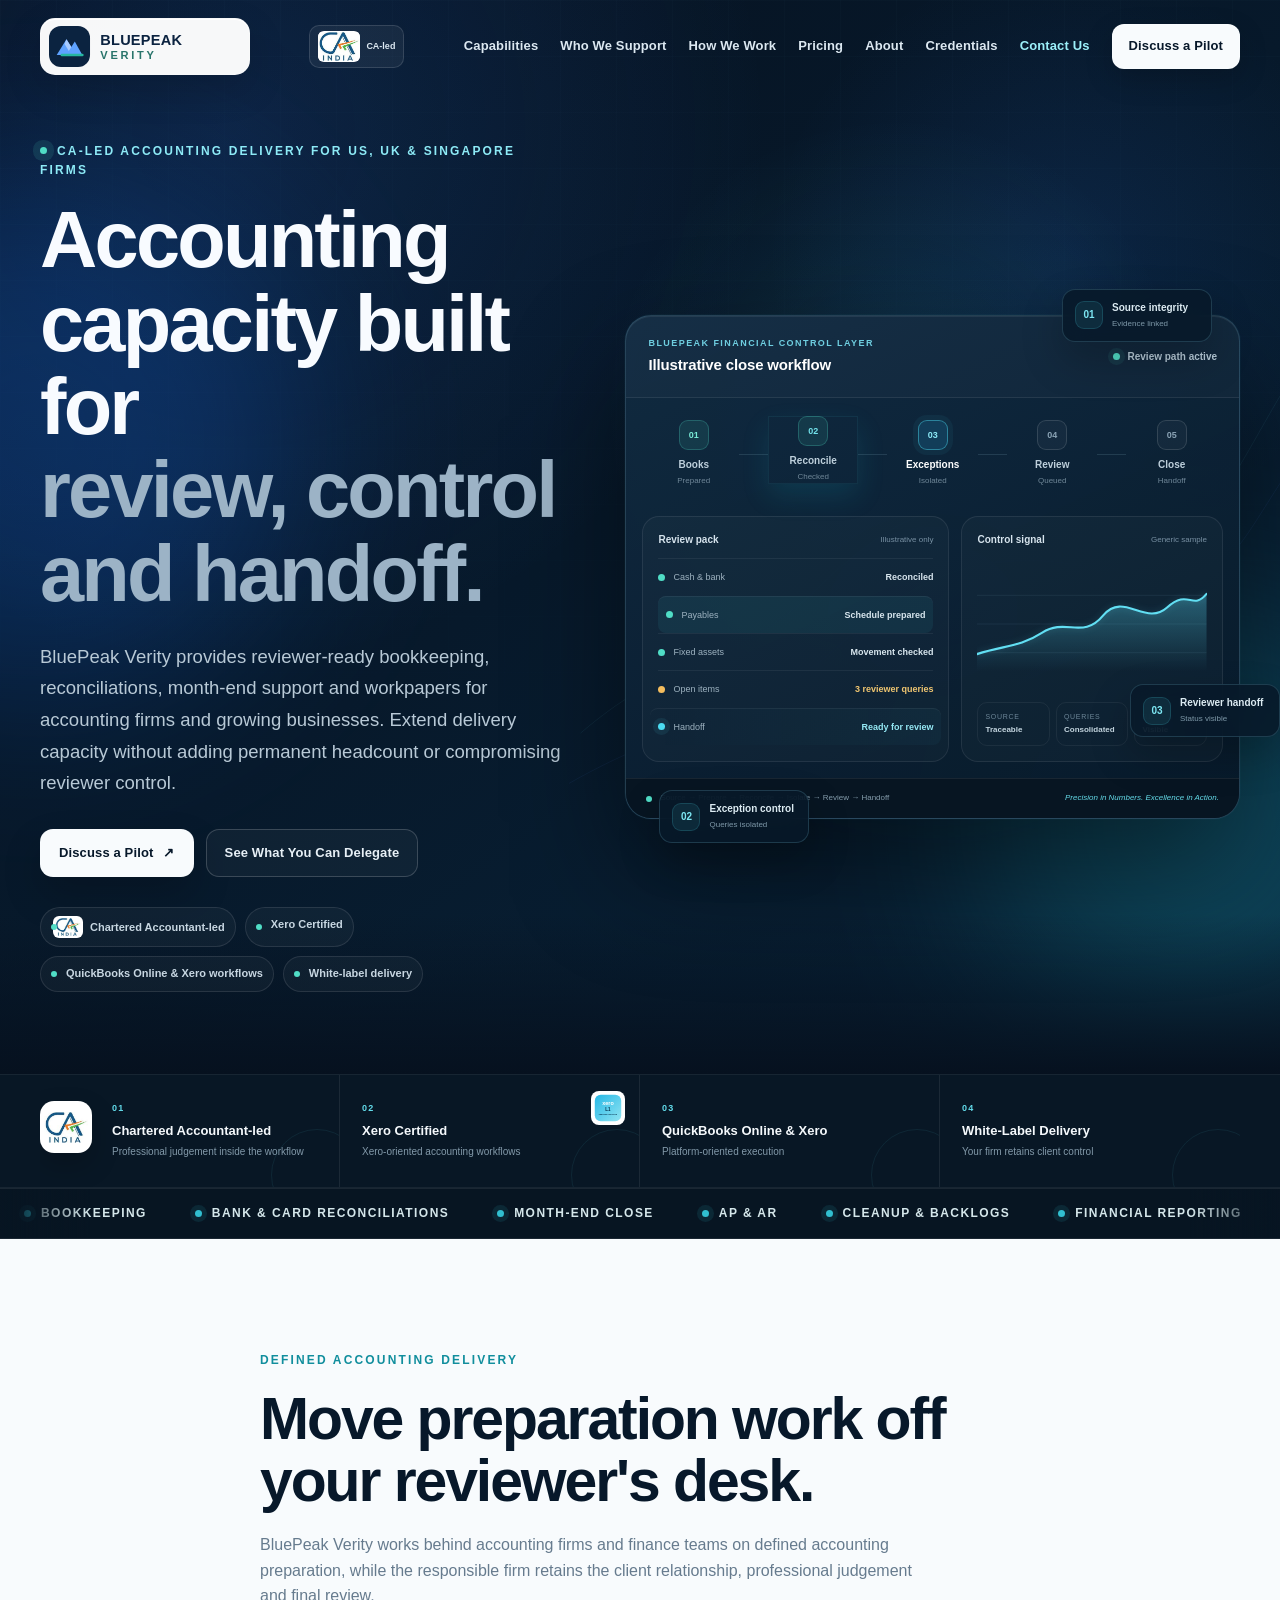
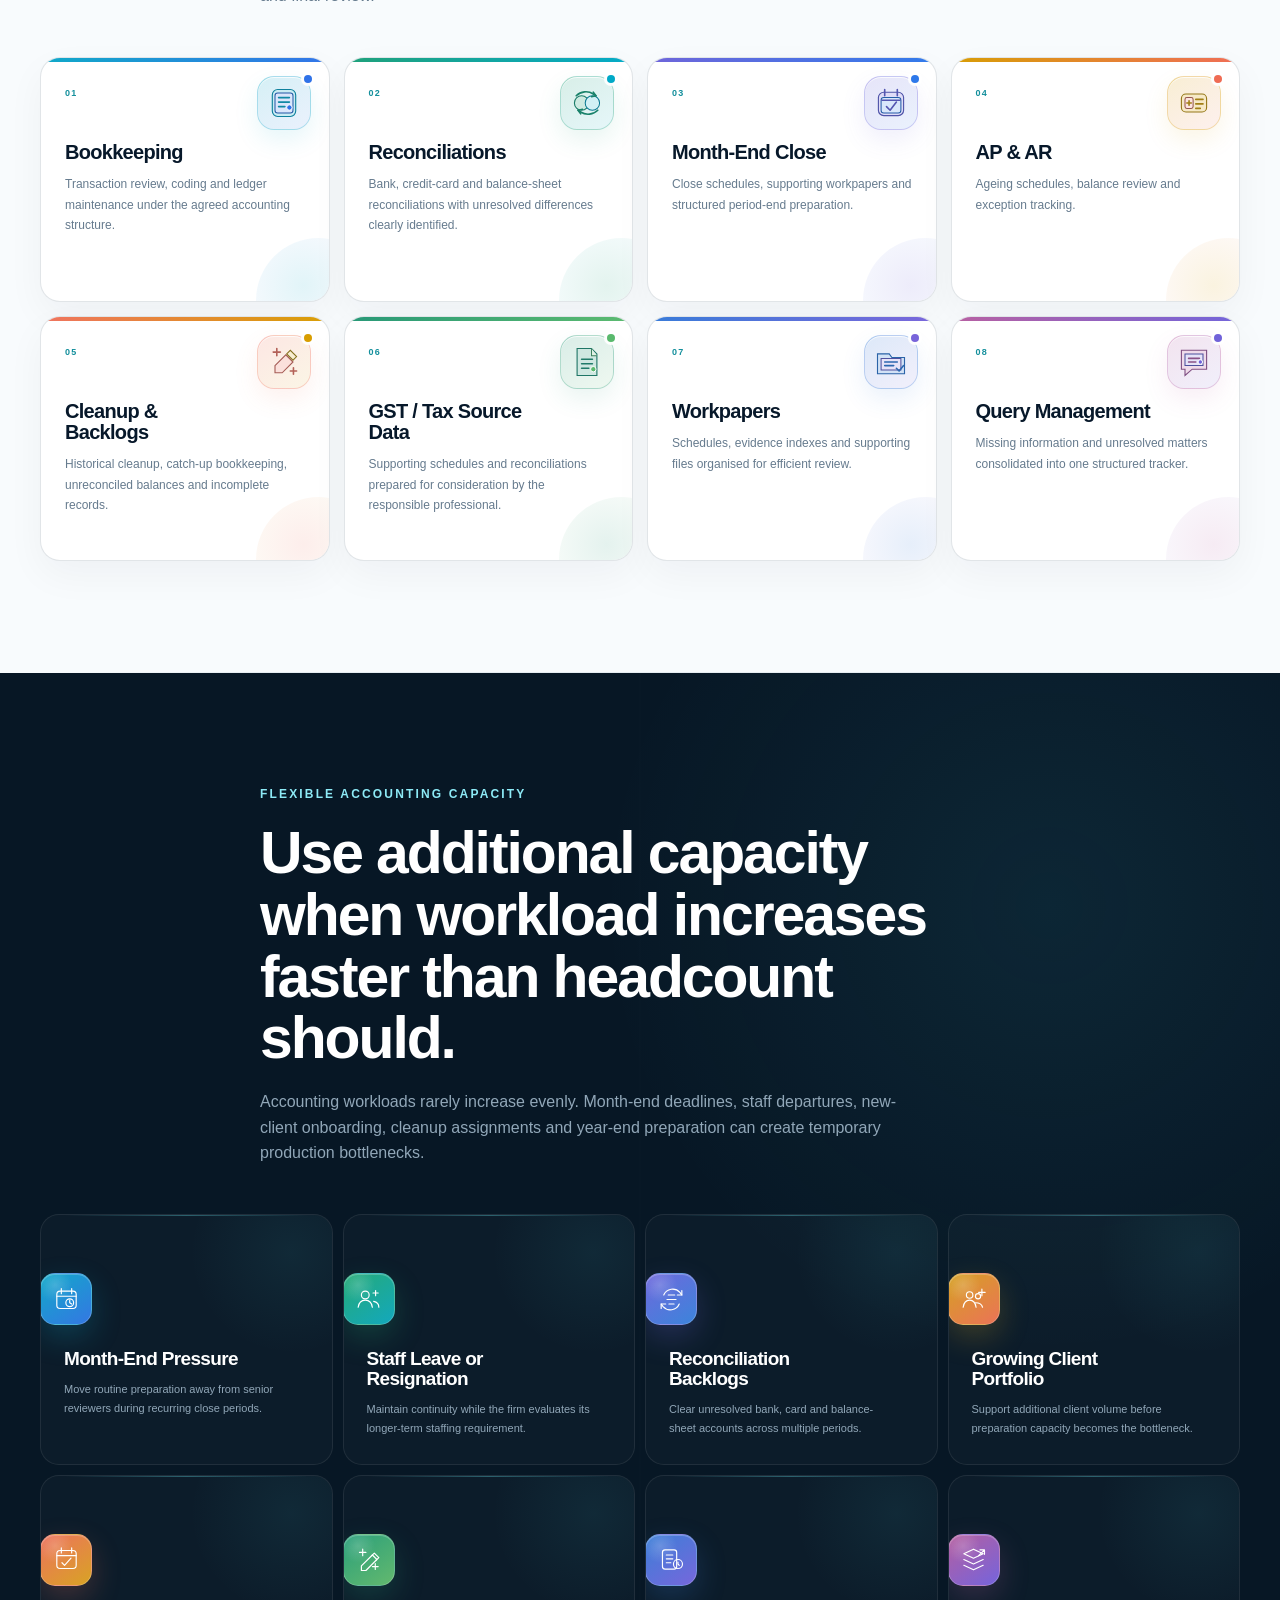
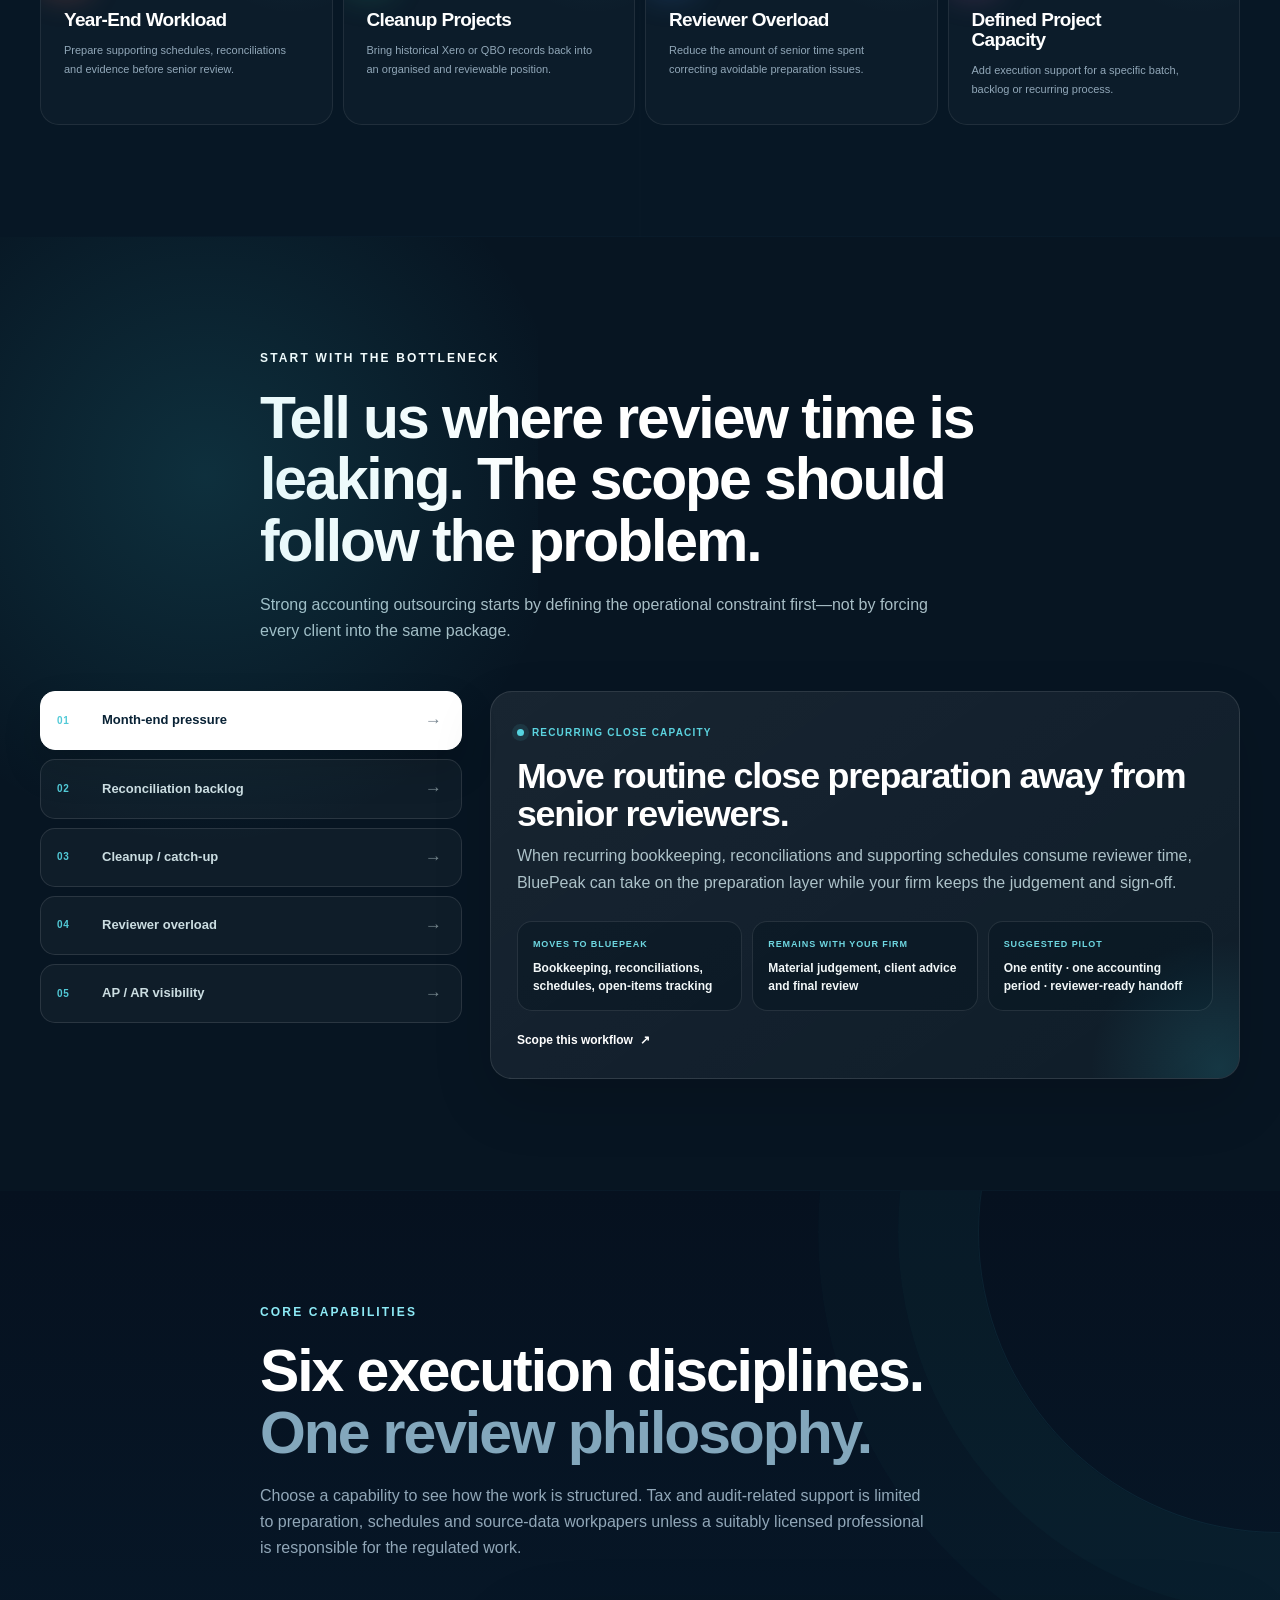
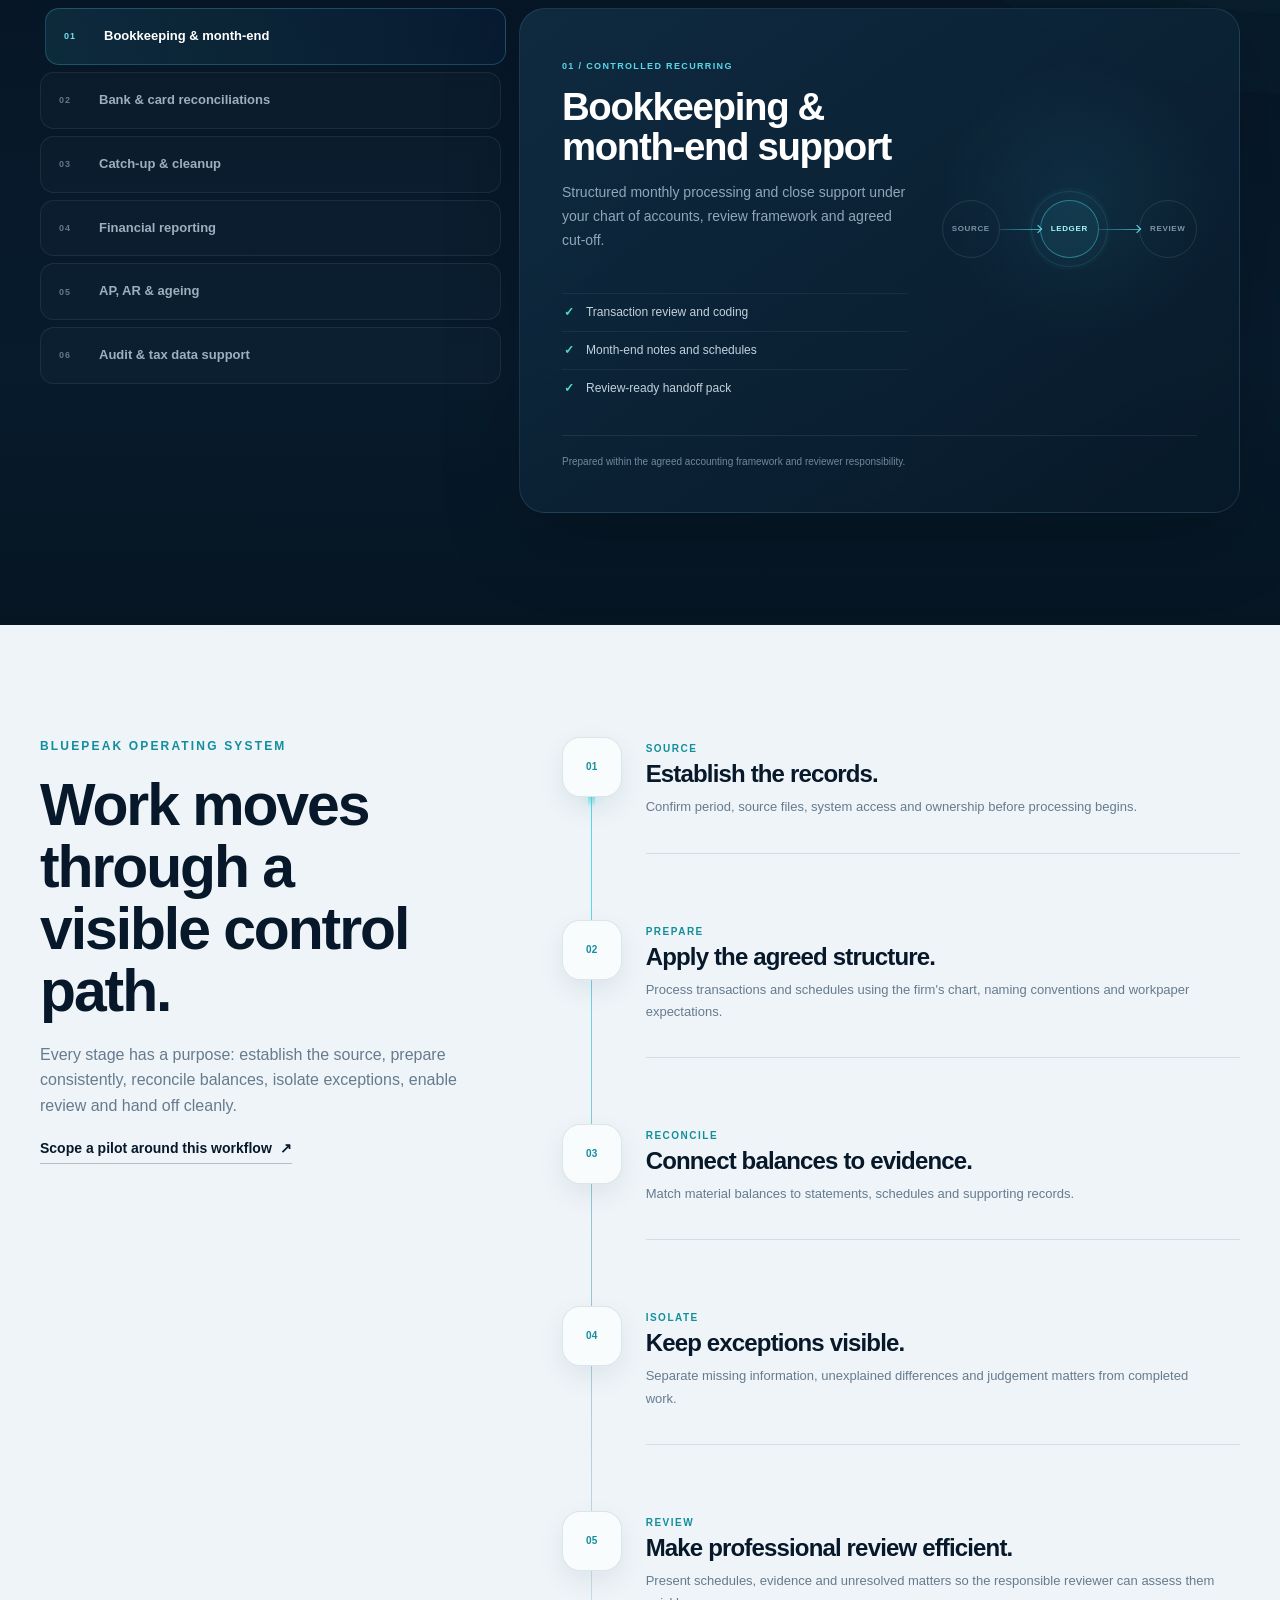
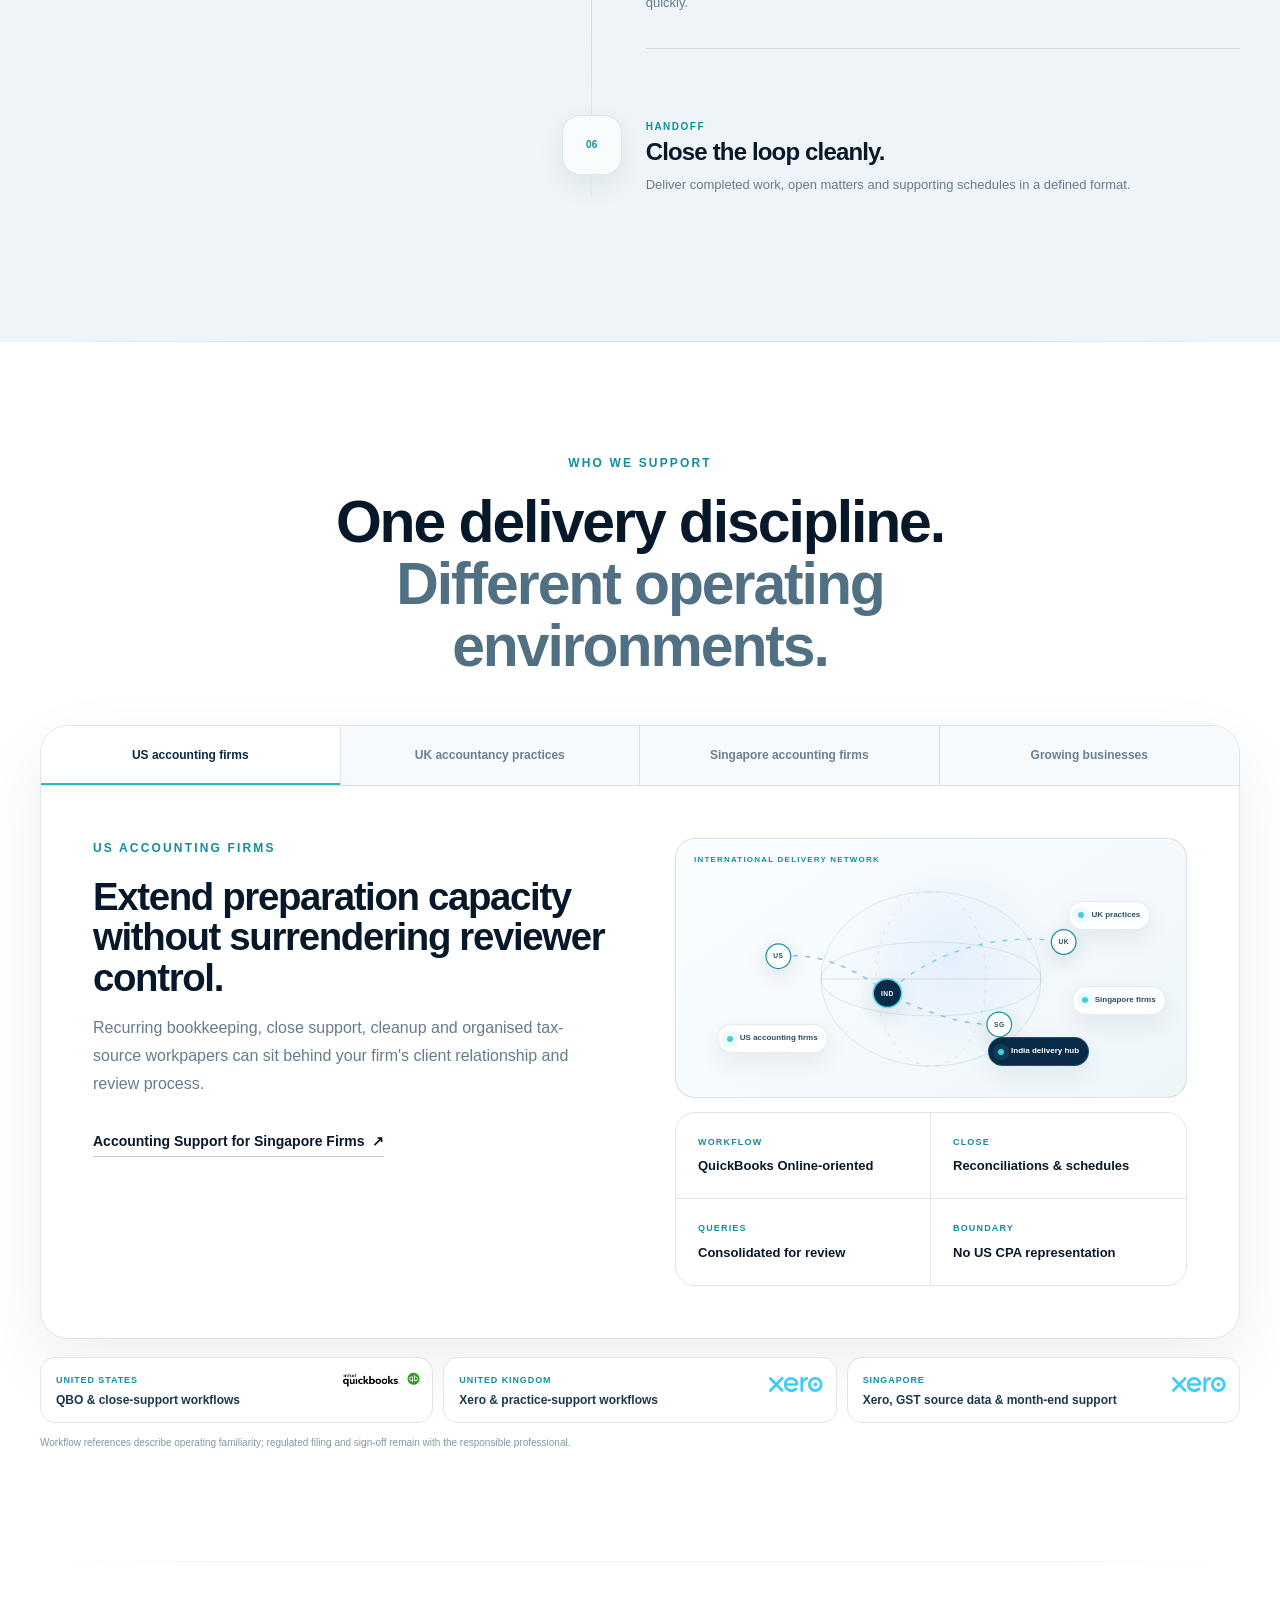
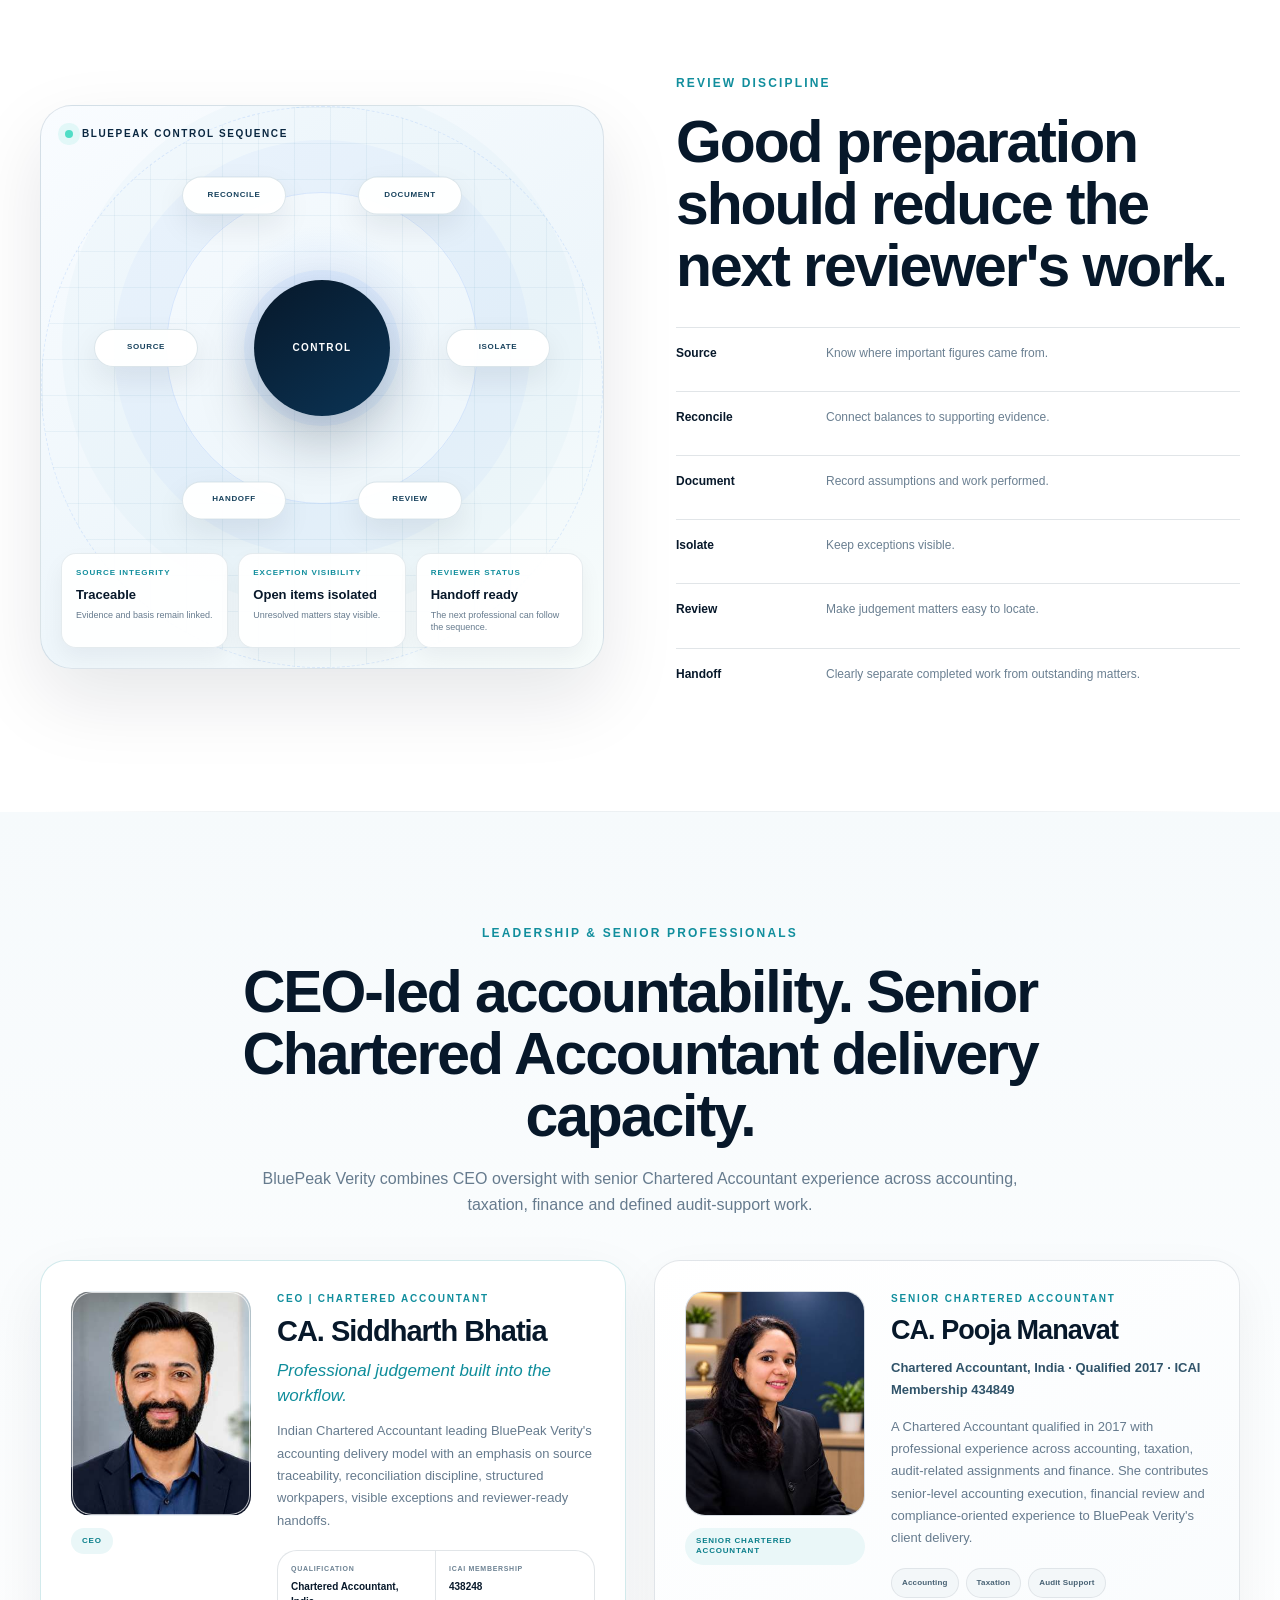
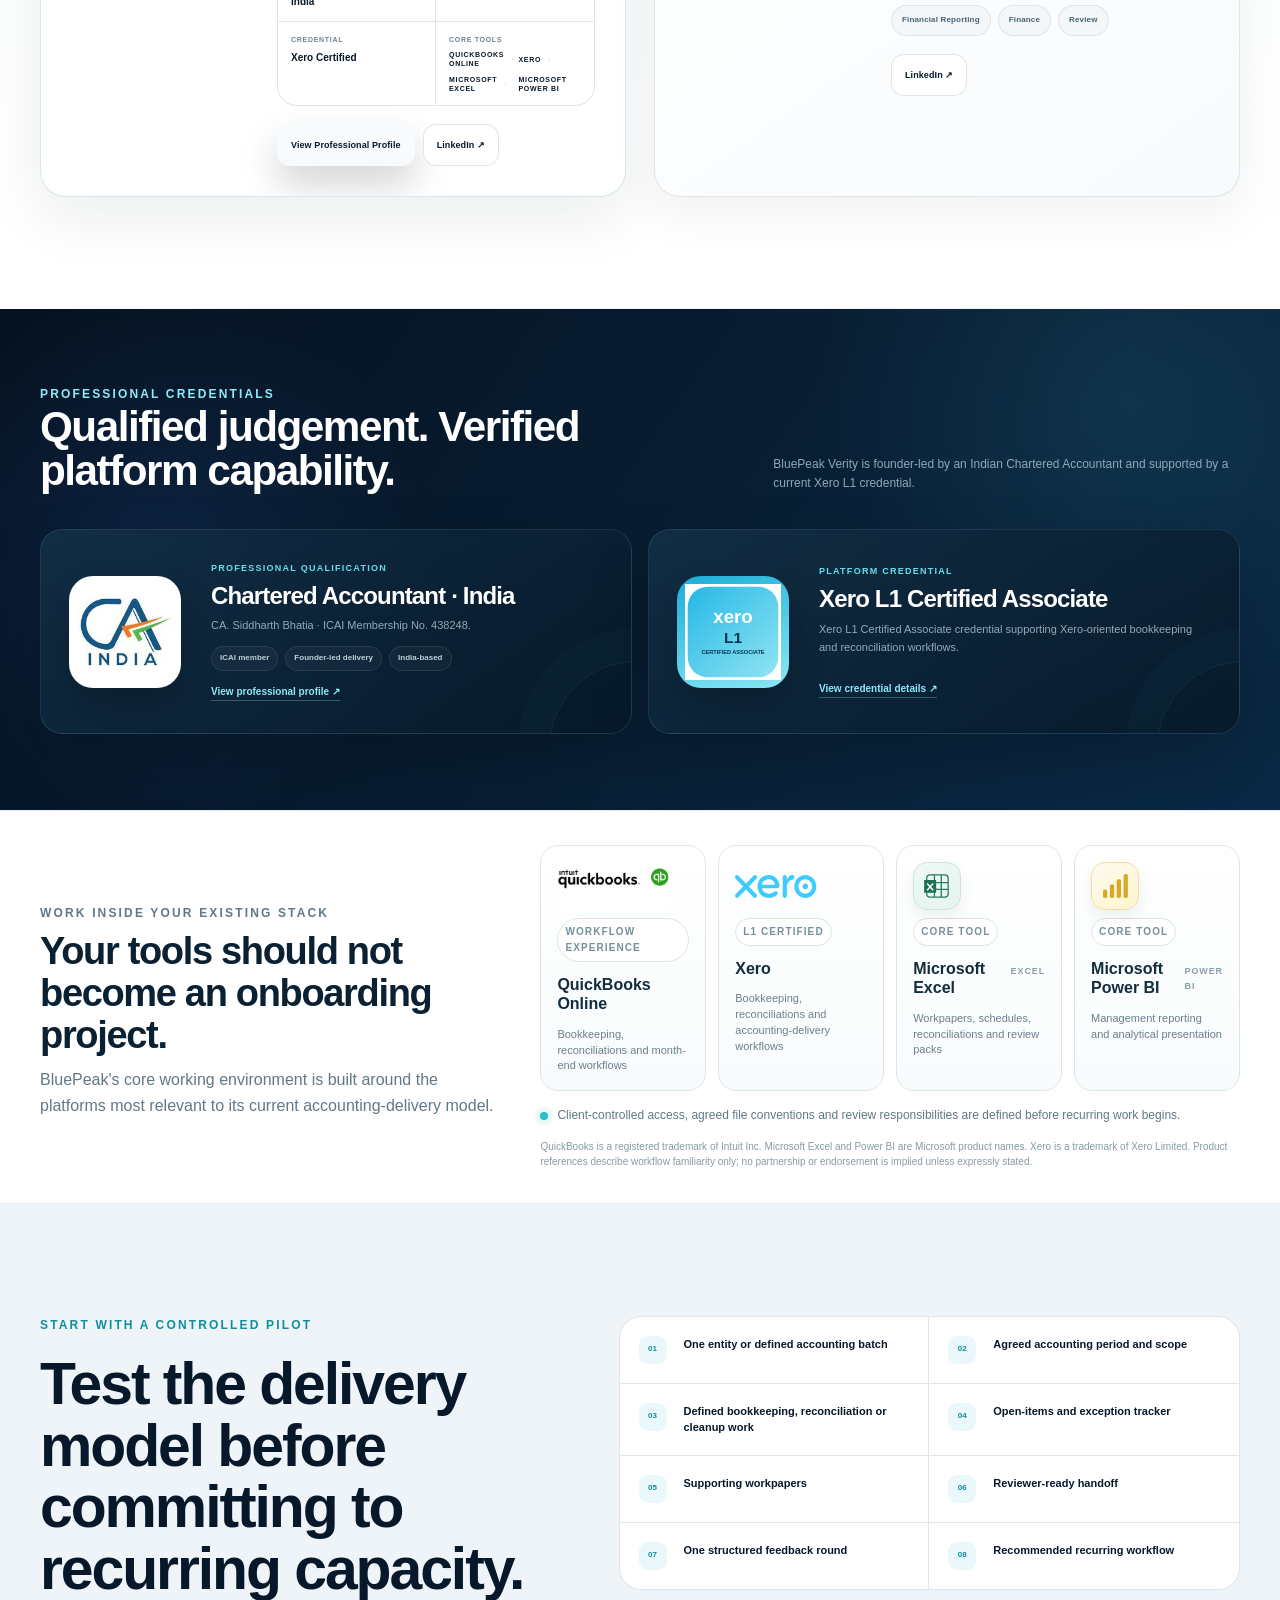
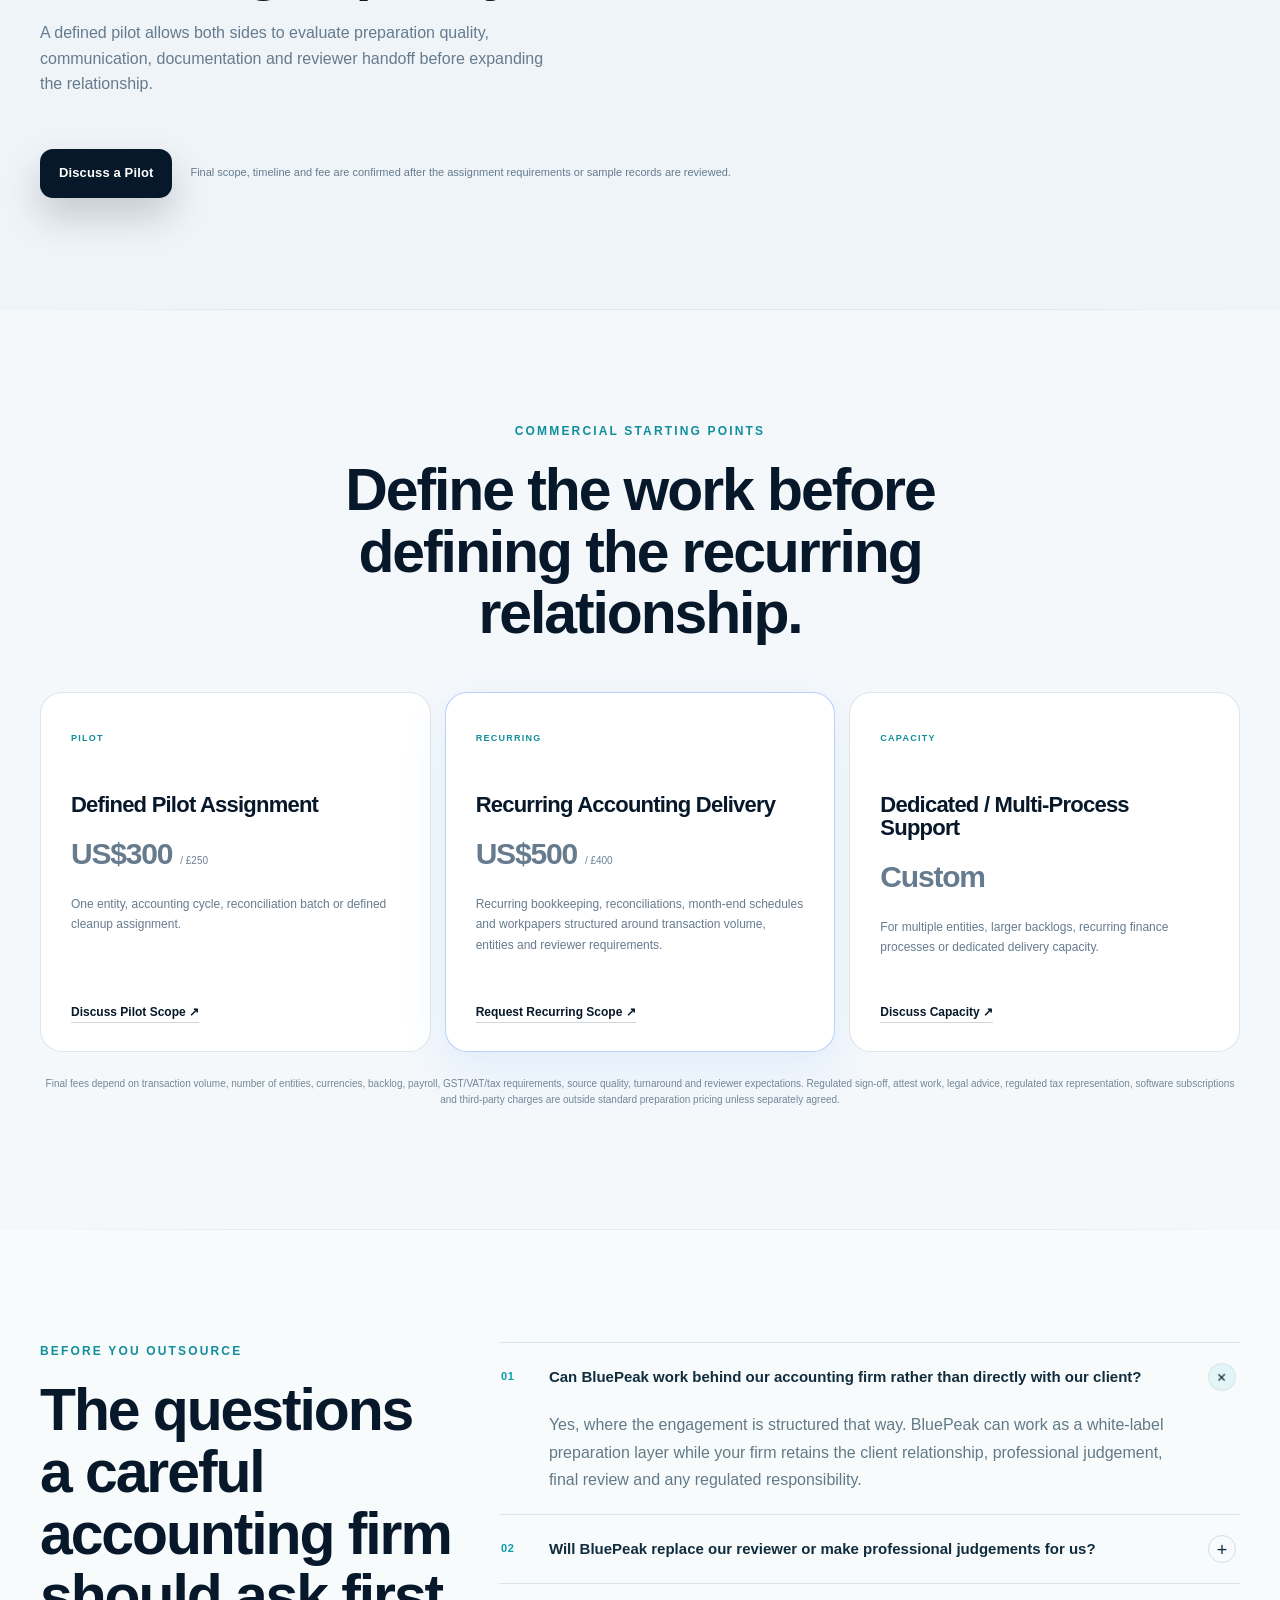
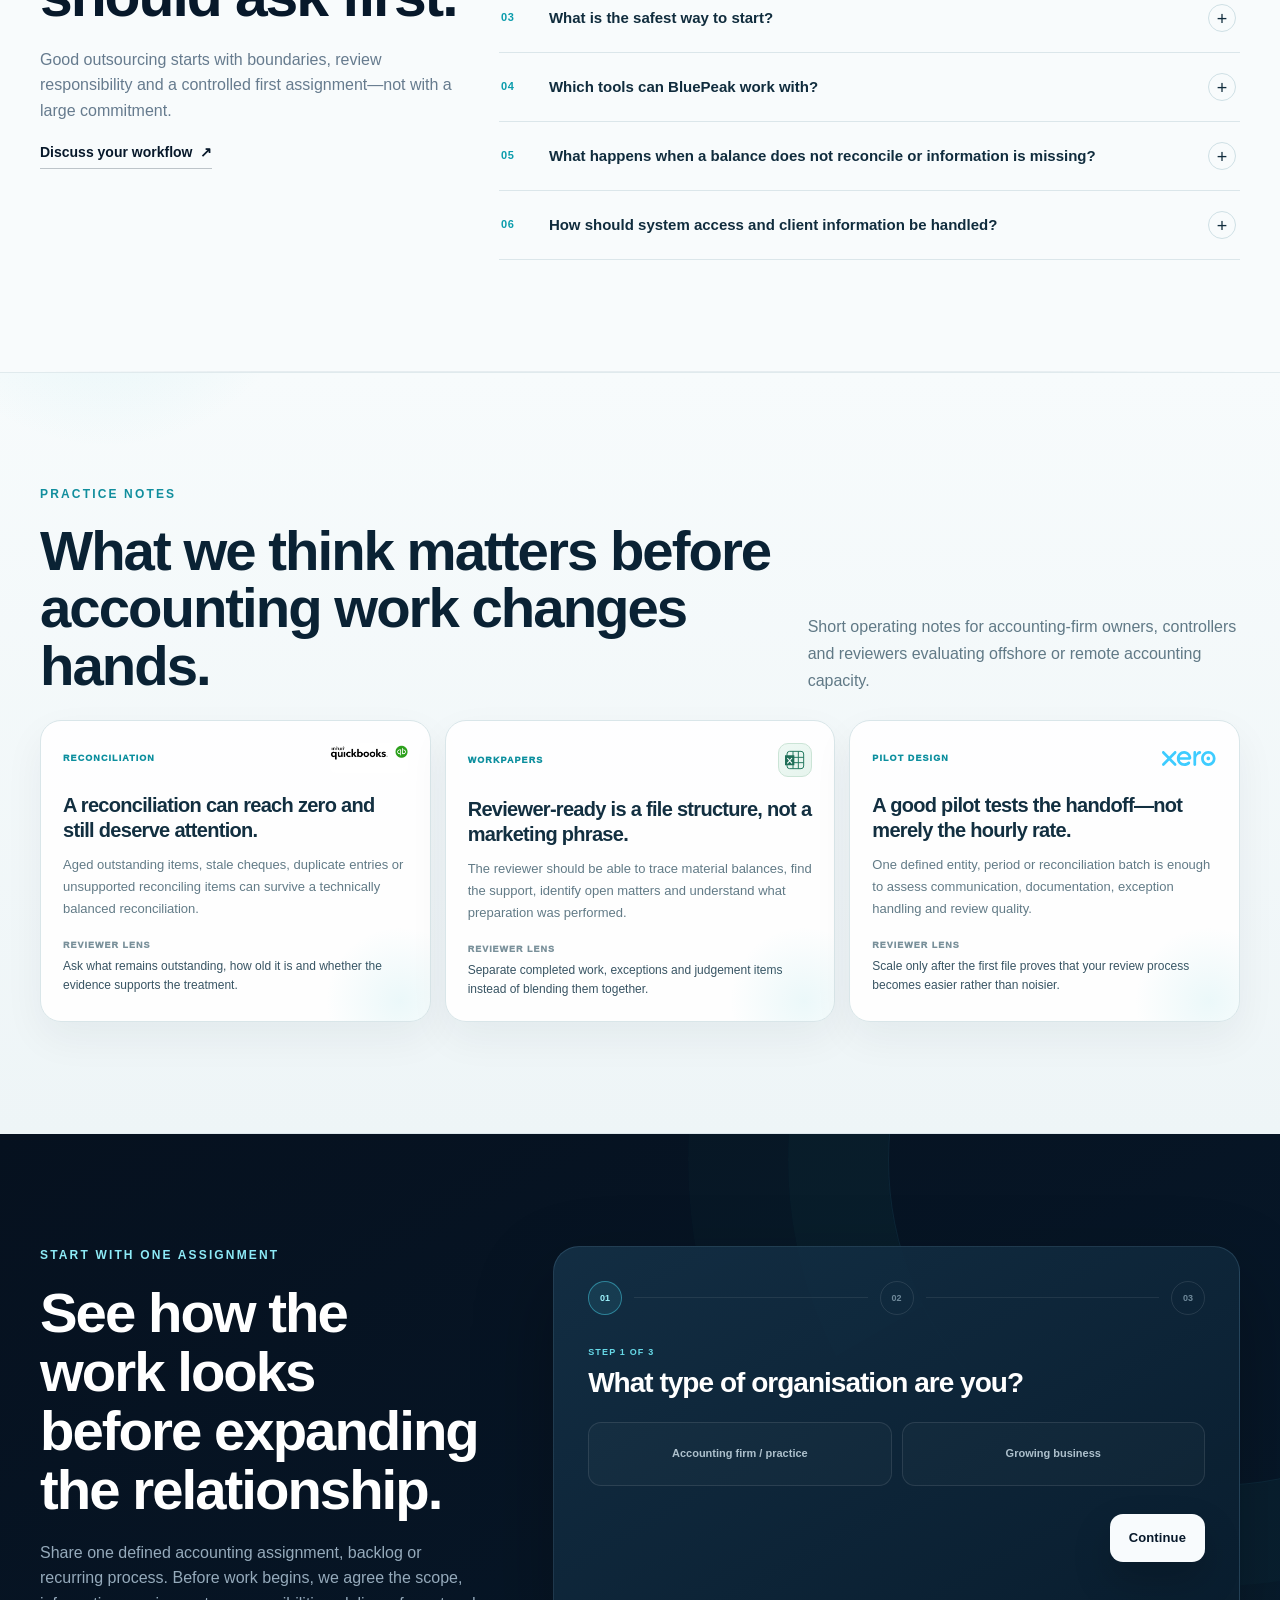
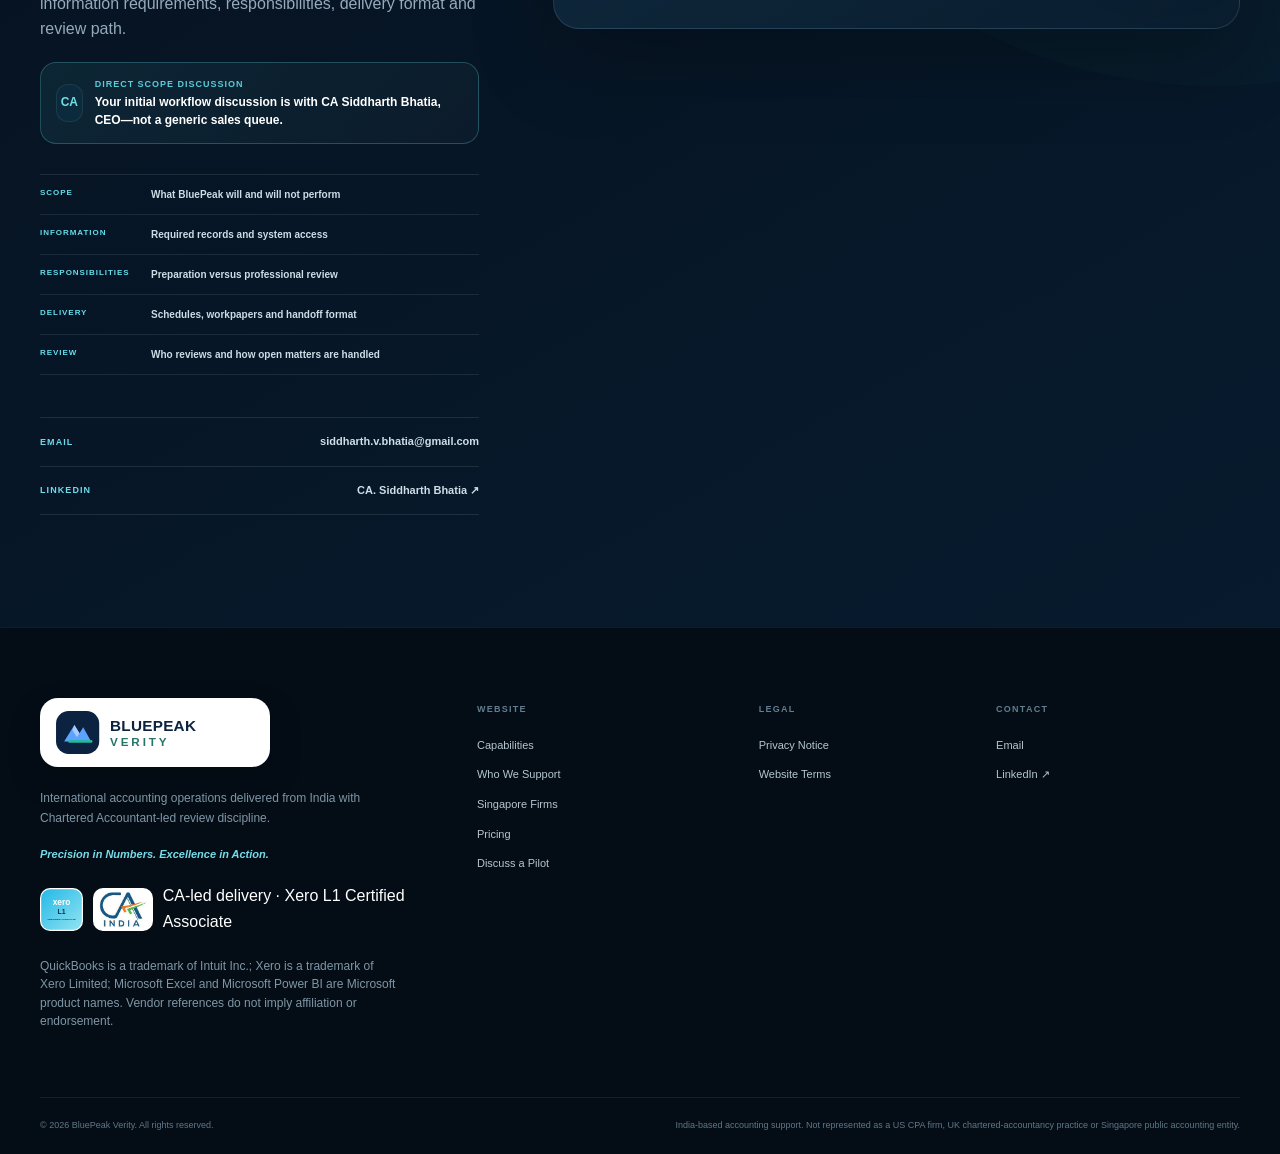
<file: index.html>
<!doctype html>
<html lang="en">
<head>
  <meta charset="utf-8">
  <meta name="viewport" content="width=device-width,initial-scale=1,viewport-fit=cover">
  <title>BluePeak Verity | Reviewer-Ready Accounting Delivery for US, UK & Singapore Firms</title>
  <meta name="description" content="Indian Chartered Accountant-led bookkeeping, reconciliations, month-end support and reviewer-ready workpapers for US, UK and Singapore accounting firms and growing businesses.">
  <link rel="canonical" href="https://bluepeakverity.com/">
  <meta name="robots" content="index,follow,max-image-preview:large">
  <meta name="theme-color" content="#06111f">
  <meta name="referrer" content="strict-origin-when-cross-origin">
  <meta property="og:type" content="website">
  <meta property="og:site_name" content="BluePeak Verity">
  <meta property="og:title" content="BluePeak Verity | Reviewer-Ready Accounting Delivery">
  <meta property="og:description" content="CA-led accounting delivery built for review, control and handoff.">
  <meta property="og:url" content="https://bluepeakverity.com/">
  <meta property="og:image" content="https://bluepeakverity.com/assets/og-card.svg">
  <meta name="twitter:card" content="summary_large_image">
  <meta name="twitter:title" content="BluePeak Verity | Reviewer-Ready Accounting Delivery">
  <meta name="twitter:description" content="CA-led accounting delivery built for review, control and handoff.">
  <meta name="twitter:image" content="https://bluepeakverity.com/assets/og-card.svg">
  <link rel="icon" href="assets/favicon.svg" type="image/svg+xml">
  <link rel="stylesheet" href="assets/styles.css?v=20260807-definitive-1">
  <link rel="stylesheet" href="assets/pilot-select-fix.css?v=20260816-1">
  <link rel="stylesheet" href="assets/commercial-upgrade.css?v=20260817-1">
  <script defer src="assets/script.js?v=20260914-elite-v3-r1"></script>
  <script type="application/ld+json">
  {
    "@context":"https://schema.org",
    "@graph":[
      {
        "@type":"ProfessionalService",
        "@id":"https://bluepeakverity.com/#business",
        "name":"BluePeak Verity",
        "url":"https://bluepeakverity.com/",
        "description":"India-based Chartered Accountant-led accounting delivery support for US, UK and Singapore accounting firms and growing businesses.",
        "email":"siddharth.v.bhatia@gmail.com",
        "telephone":"+91-7879857126",
        "areaServed":["United States","United Kingdom","Singapore"],
        "founder":{"@id":"https://bluepeakverity.com/#founder"},
        "slogan":"Precision in Numbers. Excellence in Action."
      },
      {
        "@type":"Person",
        "@id":"https://bluepeakverity.com/#founder",
        "name":"Siddharth Bhatia",
        "honorificPrefix":"CA",
        "jobTitle":"Chief Executive Officer | Chartered Accountant (India)",
        "sameAs":["https://www.linkedin.com/in/ca-siddharth-bhatia"]
      }
    ]
  }
  </script>
</head>
<body>
  <a class="skip-link" href="#main">Skip to main content</a>
  <div class="site-progress" aria-hidden="true"><span></span></div>

  <header class="site-header" data-header>
    <div class="container nav-shell">
      <a class="brand" href="index.html" aria-label="BluePeak Verity home">
        <img src="assets/logo.svg" alt="BluePeak Verity" width="216" height="58">
      </a>
      <button class="nav-toggle" type="button" aria-expanded="false" aria-controls="site-nav" aria-label="Open navigation">
        <span></span><span></span>
      </button>
      <nav class="site-nav" id="site-nav" aria-label="Primary navigation">
        <a href="#capabilities">Capabilities</a>
        <a href="#audiences">Who We Support</a>
        <a href="#operating-system">How We Work</a>
        <a href="#pricing">Pricing</a>
        <a href="about.html">About</a>
        <a href="xero-certified.html">Credentials</a>
        <a href="#contact" class="nav-cta">Discuss a Pilot</a>
      </nav>
    </div>
  </header>

  <main id="main">
    <section class="hero" id="top" aria-labelledby="hero-title">
      <div class="hero-grid-overlay" aria-hidden="true"></div>
      <div class="hero-aurora hero-aurora-a" aria-hidden="true"></div>
      <div class="hero-aurora hero-aurora-b" aria-hidden="true"></div>
      <div class="container hero-layout">
        <div class="hero-copy" data-reveal>
          <p class="eyebrow"><span class="signal-dot" aria-hidden="true"></span>CA-led accounting delivery for US, UK &amp; Singapore firms</p>
          <h1 id="hero-title">Accounting capacity built for <span>review, control and handoff.</span></h1>
          <p class="hero-lead">BluePeak Verity provides reviewer-ready bookkeeping, reconciliations, month-end support and workpapers for accounting firms and growing businesses. Extend delivery capacity without adding permanent headcount or compromising reviewer control.</p>
          <div class="hero-actions">
            <a class="btn btn-primary" href="#contact">Discuss a Pilot <span aria-hidden="true">↗</span></a>
            <a class="btn btn-ghost" href="#delegate">See What You Can Delegate</a>
          </div>
          <div class="hero-proof" aria-label="Credibility indicators">
            <span>Chartered Accountant-led</span>
            <span>Xero Certified</span>
            <span>QBO &amp; Xero workflows</span>
            <span>White-label delivery</span>
          </div>
        </div>

        <div class="control-stage" data-control-stage data-reveal aria-label="Illustrative BluePeak financial control workflow">
          <div class="control-stage-glow" aria-hidden="true"></div>
          <div class="control-console">
            <div class="console-topbar">
              <div>
                <span class="console-kicker">BluePeak Financial Control Layer</span>
                <strong>Illustrative close workflow</strong>
              </div>
              <span class="console-status"><i></i> Review path active</span>
            </div>
            <div class="workflow-rail" aria-label="Books to close workflow">
              <div class="workflow-node complete"><span>01</span><strong>Books</strong><small>Prepared</small></div>
              <div class="workflow-link"><i></i></div>
              <div class="workflow-node complete"><span>02</span><strong>Reconcile</strong><small>Checked</small></div>
              <div class="workflow-link"><i></i></div>
              <div class="workflow-node active"><span>03</span><strong>Exceptions</strong><small>Isolated</small></div>
              <div class="workflow-link"><i></i></div>
              <div class="workflow-node"><span>04</span><strong>Review</strong><small>Queued</small></div>
              <div class="workflow-link"><i></i></div>
              <div class="workflow-node"><span>05</span><strong>Close</strong><small>Handoff</small></div>
            </div>
            <div class="console-body">
              <div class="ledger-panel">
                <div class="panel-heading"><span>Review pack</span><em>Illustrative only</em></div>
                <div class="ledger-row"><span><i class="ok"></i>Cash &amp; bank</span><strong>Reconciled</strong></div>
                <div class="ledger-row"><span><i class="ok"></i>Payables</span><strong>Schedule prepared</strong></div>
                <div class="ledger-row"><span><i class="ok"></i>Fixed assets</span><strong>Movement checked</strong></div>
                <div class="ledger-row exception"><span><i></i>Open items</span><strong>3 reviewer queries</strong></div>
                <div class="ledger-row handoff"><span><i></i>Handoff</span><strong>Ready for review</strong></div>
              </div>
              <div class="signal-panel">
                <div class="panel-heading"><span>Control signal</span><em>Generic sample</em></div>
                <div class="signal-visual" aria-hidden="true">
                  <svg viewBox="0 0 320 132" role="img">
                    <defs><linearGradient id="chartFill" x1="0" y1="0" x2="0" y2="1"><stop offset="0" stop-color="#5de4ff" stop-opacity=".32"/><stop offset="1" stop-color="#5de4ff" stop-opacity="0"/></linearGradient></defs>
                    <path class="grid-line" d="M0 26H320M0 66H320M0 106H320"/>
                    <path class="chart-fill" d="M0 108 C40 95,58 99,91 78 S148 88,176 54 S235 70,265 43 S300 48,320 24 L320 132 L0 132Z"/>
                    <path class="chart-line" d="M0 108 C40 95,58 99,91 78 S148 88,176 54 S235 70,265 43 S300 48,320 24"/>
                  </svg>
                </div>
                <div class="signal-metrics">
                  <div><span>Source</span><strong>Traceable</strong></div>
                  <div><span>Queries</span><strong>Consolidated</strong></div>
                  <div><span>Review</span><strong>Visible</strong></div>
                </div>
              </div>
            </div>
            <div class="console-footer"><span><i></i>Source → Prepare → Reconcile → Isolate → Review → Handoff</span><em>Precision in Numbers. Excellence in Action.</em></div>
          </div>
        </div>
      </div>
    </section>

    <section class="credibility-rail" aria-label="Professional credibility">
      <div class="container credibility-grid">
        <div><span>01</span><strong>Chartered Accountant-led</strong><small>Professional judgement inside the workflow</small></div>
        <div><span>02</span><strong>Xero Certified</strong><small>Xero-oriented accounting workflows</small></div>
        <div><span>03</span><strong>QBO &amp; Xero</strong><small>Platform-oriented execution</small></div>
        <div><span>04</span><strong>White-Label Delivery</strong><small>Your firm retains client control</small></div>
      </div>
    </section>

    <section class="section delivery-section" id="delegate">
      <div class="container section-intro" data-reveal>
        <p class="eyebrow">Defined accounting delivery</p>
        <h2>Move preparation work off your reviewer's desk.</h2>
        <p>BluePeak Verity works behind accounting firms and finance teams on defined accounting preparation, while the responsible firm retains the client relationship, professional judgement and final review.</p>
      </div>
      <div class="container delivery-grid">
        <article class="delivery-card" data-reveal><span>01</span><h3>Bookkeeping</h3><p>Transaction review, coding and ledger maintenance under the agreed accounting structure.</p></article>
        <article class="delivery-card" data-reveal><span>02</span><h3>Reconciliations</h3><p>Bank, credit-card and balance-sheet reconciliations with unresolved differences clearly identified.</p></article>
        <article class="delivery-card" data-reveal><span>03</span><h3>Month-End Close</h3><p>Close schedules, supporting workpapers and structured period-end preparation.</p></article>
        <article class="delivery-card" data-reveal><span>04</span><h3>AP &amp; AR</h3><p>Ageing schedules, balance review and exception tracking.</p></article>
        <article class="delivery-card" data-reveal><span>05</span><h3>Cleanup &amp; Backlogs</h3><p>Historical cleanup, catch-up bookkeeping, unreconciled balances and incomplete records.</p></article>
        <article class="delivery-card" data-reveal><span>06</span><h3>GST / Tax Source Data</h3><p>Supporting schedules and reconciliations prepared for consideration by the responsible professional.</p></article>
        <article class="delivery-card" data-reveal><span>07</span><h3>Workpapers</h3><p>Schedules, evidence indexes and supporting files organised for efficient review.</p></article>
        <article class="delivery-card" data-reveal><span>08</span><h3>Query Management</h3><p>Missing information and unresolved matters consolidated into one structured tracker.</p></article>
      </div>
    </section>

    <section class="section capacity-section" id="capacity">
      <div class="container section-intro" data-reveal>
        <p class="eyebrow">Flexible accounting capacity</p>
        <h2>Use additional capacity when workload increases faster than headcount should.</h2>
        <p>Accounting workloads rarely increase evenly. Month-end deadlines, staff departures, new-client onboarding, cleanup assignments and year-end preparation can create temporary production bottlenecks.</p>
      </div>
      <div class="container capacity-grid">
        <article data-reveal><span>01</span><h3>Month-End Pressure</h3><p>Move routine preparation away from senior reviewers during recurring close periods.</p></article>
        <article data-reveal><span>02</span><h3>Staff Leave or Resignation</h3><p>Maintain continuity while the firm evaluates its longer-term staffing requirement.</p></article>
        <article data-reveal><span>03</span><h3>Reconciliation Backlogs</h3><p>Clear unresolved bank, card and balance-sheet accounts across multiple periods.</p></article>
        <article data-reveal><span>04</span><h3>Growing Client Portfolio</h3><p>Support additional client volume before preparation capacity becomes the bottleneck.</p></article>
        <article data-reveal><span>05</span><h3>Year-End Workload</h3><p>Prepare supporting schedules, reconciliations and evidence before senior review.</p></article>
        <article data-reveal><span>06</span><h3>Cleanup Projects</h3><p>Bring historical Xero or QBO records back into an organised and reviewable position.</p></article>
        <article data-reveal><span>07</span><h3>Reviewer Overload</h3><p>Reduce the amount of senior time spent correcting avoidable preparation issues.</p></article>
        <article data-reveal><span>08</span><h3>Defined Project Capacity</h3><p>Add execution support for a specific batch, backlog or recurring process.</p></article>
      </div>
    </section>

    <section class="section section-dark" id="capabilities">
      <div class="container section-intro" data-reveal>
        <p class="eyebrow">Core capabilities</p>
        <h2>Six execution disciplines. <span>One review philosophy.</span></h2>
        <p>Choose a capability to see how the work is structured. Tax and audit-related support is limited to preparation, schedules and source-data workpapers unless a suitably licensed professional is responsible for the regulated work.</p>
      </div>
      <div class="container capabilities-shell" data-capabilities>
        <div class="capability-nav" role="tablist" aria-label="Accounting capabilities">
          <button class="capability-tab active" type="button" role="tab" aria-selected="true" data-cap="books"><span>01</span>Bookkeeping &amp; month-end</button>
          <button class="capability-tab" type="button" role="tab" aria-selected="false" data-cap="recon"><span>02</span>Bank &amp; card reconciliations</button>
          <button class="capability-tab" type="button" role="tab" aria-selected="false" data-cap="cleanup"><span>03</span>Catch-up &amp; cleanup</button>
          <button class="capability-tab" type="button" role="tab" aria-selected="false" data-cap="reporting"><span>04</span>Financial reporting</button>
          <button class="capability-tab" type="button" role="tab" aria-selected="false" data-cap="working"><span>05</span>AP, AR &amp; ageing</button>
          <button class="capability-tab" type="button" role="tab" aria-selected="false" data-cap="workpapers"><span>06</span>Audit &amp; tax data support</button>
        </div>
        <div class="capability-display" role="tabpanel" aria-live="polite">
          <div class="capability-head"><span id="cap-number">01 / CONTROLLED RECURRING</span><h3 id="cap-title">Bookkeeping &amp; month-end support</h3><p id="cap-copy">Structured monthly processing and close support under your chart of accounts, review framework and agreed cut-off.</p></div>
          <div class="capability-diagram" aria-hidden="true"><span class="cap-node source">SOURCE</span><i></i><span class="cap-node active" id="cap-visual-label">LEDGER</span><i></i><span class="cap-node">REVIEW</span></div>
          <ul class="capability-points" id="cap-points"><li>Transaction review and coding</li><li>Month-end notes and schedules</li><li>Review-ready handoff pack</li></ul>
          <p class="capability-boundary" id="cap-boundary">Prepared within the agreed accounting framework and reviewer responsibility.</p>
        </div>
      </div>
    </section>

    <section class="section operating-section" id="operating-system">
      <div class="container operating-layout">
        <div class="section-intro sticky-copy" data-reveal>
          <p class="eyebrow">BluePeak operating system</p>
          <h2>Work moves through a visible control path.</h2>
          <p>Every stage has a purpose: establish the source, prepare consistently, reconcile balances, isolate exceptions, enable review and hand off cleanly.</p>
          <a class="text-link" href="#contact">Scope a pilot around this workflow <span>↗</span></a>
        </div>
        <div class="operating-flow" data-operating-flow>
          <article class="operating-step" data-step="1" data-reveal><span>01</span><div><p>Source</p><h3>Establish the records.</h3><small>Confirm period, source files, system access and ownership before processing begins.</small></div><i></i></article>
          <article class="operating-step" data-step="2" data-reveal><span>02</span><div><p>Prepare</p><h3>Apply the agreed structure.</h3><small>Process transactions and schedules using the firm's chart, naming conventions and workpaper expectations.</small></div><i></i></article>
          <article class="operating-step" data-step="3" data-reveal><span>03</span><div><p>Reconcile</p><h3>Connect balances to evidence.</h3><small>Match material balances to statements, schedules and supporting records.</small></div><i></i></article>
          <article class="operating-step" data-step="4" data-reveal><span>04</span><div><p>Isolate</p><h3>Keep exceptions visible.</h3><small>Separate missing information, unexplained differences and judgement matters from completed work.</small></div><i></i></article>
          <article class="operating-step" data-step="5" data-reveal><span>05</span><div><p>Review</p><h3>Make professional review efficient.</h3><small>Present schedules, evidence and unresolved matters so the responsible reviewer can assess them quickly.</small></div><i></i></article>
          <article class="operating-step" data-step="6" data-reveal><span>06</span><div><p>Handoff</p><h3>Close the loop cleanly.</h3><small>Deliver completed work, open matters and supporting schedules in a defined format.</small></div></article>
        </div>
      </div>
    </section>

    <section class="section audience-section" id="audiences">
      <div class="container section-intro centered" data-reveal>
        <p class="eyebrow">Who we support</p>
        <h2>One delivery discipline. <span>Different operating environments.</span></h2>
      </div>
      <div class="container audience-shell" data-audience-tabs>
        <div class="audience-tabs" role="tablist" aria-label="Client types">
          <button type="button" class="audience-tab active" role="tab" aria-selected="true" data-audience="us">US accounting firms</button>
          <button type="button" class="audience-tab" role="tab" aria-selected="false" data-audience="uk">UK accountancy practices</button>
          <button type="button" class="audience-tab" role="tab" aria-selected="false" data-audience="sg">Singapore accounting firms</button>
          <button type="button" class="audience-tab" role="tab" aria-selected="false" data-audience="business">Growing businesses</button>
        </div>
        <div class="audience-panel" role="tabpanel">
          <div class="audience-copy">
            <p class="eyebrow" id="audience-kicker">US accounting firms</p>
            <h3 id="audience-title">Extend preparation capacity without surrendering reviewer control.</h3>
            <p id="audience-copy">Recurring bookkeeping, close support, cleanup and organised tax-source workpapers can sit behind your firm's client relationship and review process.</p>
            <a class="text-link sg-audience-link" href="singapore-accounting-firms.html">Accounting Support for Singapore Firms <span>↗</span></a>
          </div>
          <div class="audience-proof" id="audience-proof">
            <div><span>Workflow</span><strong>QuickBooks Online-oriented</strong></div>
            <div><span>Close</span><strong>Reconciliations &amp; schedules</strong></div>
            <div><span>Queries</span><strong>Consolidated for review</strong></div>
            <div><span>Boundary</span><strong>No US CPA representation</strong></div>
          </div>
        </div>
      </div>
    </section>

    <section class="section quality-section" id="quality">
      <div class="container quality-grid">
        <div class="quality-visual" data-reveal aria-hidden="true">
          <div class="quality-core">CONTROL</div>
          <span style="--i:0">SOURCE</span><span style="--i:1">RECONCILE</span><span style="--i:2">DOCUMENT</span><span style="--i:3">ISOLATE</span><span style="--i:4">REVIEW</span><span style="--i:5">HANDOFF</span>
        </div>
        <div data-reveal>
          <p class="eyebrow">Review discipline</p>
          <h2>Good preparation should reduce the next reviewer's work.</h2>
          <div class="quality-principles">
            <div><strong>Source</strong><span>Know where important figures came from.</span></div>
            <div><strong>Reconcile</strong><span>Connect balances to supporting evidence.</span></div>
            <div><strong>Document</strong><span>Record assumptions and work performed.</span></div>
            <div><strong>Isolate</strong><span>Keep exceptions visible.</span></div>
            <div><strong>Review</strong><span>Make judgement matters easy to locate.</span></div>
            <div><strong>Handoff</strong><span>Clearly separate completed work from outstanding matters.</span></div>
          </div>
        </div>
      </div>
    </section>

    <section class="section founder-section" id="founder">
      <div class="container founder-layout">
        <div class="founder-photo-shell" data-reveal>
          <div class="founder-photo-frame"><img src="assets/founder-original-attached.jpg" alt="CA Siddharth Bhatia, CEO of BluePeak Verity" width="640" height="640" loading="lazy" decoding="async"></div>
          <div class="founder-orbit" aria-hidden="true"><i></i><i></i><i></i></div>
          <span class="founder-label label-one">CA-led delivery</span>
          <span class="founder-label label-two">Reviewer-ready workflows</span>
        </div>
        <div class="founder-copy" data-reveal>
          <p class="eyebrow">CEO</p>
          <h2>CA Siddharth Bhatia</h2>
          <p class="founder-positioning"><em>Professional judgement built into the workflow.</em></p>
          <p>Indian Chartered Accountant leading BluePeak Verity's accounting delivery model with an emphasis on source traceability, reconciliation discipline, structured workpapers, visible exceptions and reviewer-ready handoffs.</p>
          <div class="founder-credentials">
            <div><span>Qualification</span><strong>Chartered Accountant, India</strong></div>
            <div><span>ICAI membership</span><strong>438248</strong></div>
            <div><span>Credential</span><strong>Xero Certified</strong></div>
            <div><span>Core tools</span><strong>QBO · Xero · Excel · Power BI</strong></div>
          </div>
          <div class="hero-actions">
            <a class="btn btn-primary" href="about.html">View Professional Profile</a>
            <a class="btn btn-ghost dark" href="https://www.linkedin.com/in/ca-siddharth-bhatia" target="_blank" rel="noopener noreferrer">LinkedIn ↗</a>
          </div>
        </div>
      </div>
    </section>

    <section class="credential-section">
      <div class="container credential-showcase" data-reveal>
        <div class="xero-mark" aria-hidden="true"><div><span>xero</span><strong>✓</strong></div></div>
        <div><p class="eyebrow">Professional credential</p><h2>Xero Certified</h2><p>Xero training supporting Xero-oriented bookkeeping, reconciliation and accounting-delivery workflows.</p></div>
        <a class="btn btn-light" href="xero-certified.html">View Credential Details</a>
      </div>
    </section>

    <section class="section pilot-section" id="pilot">
      <div class="container pilot-shell">
        <div class="section-intro" data-reveal>
          <p class="eyebrow">Start with a controlled pilot</p>
          <h2>Test the delivery model before committing to recurring capacity.</h2>
          <p>A defined pilot allows both sides to evaluate preparation quality, communication, documentation and reviewer handoff before expanding the relationship.</p>
        </div>
        <div class="pilot-checklist" data-reveal>
          <div><span>01</span><strong>One entity or defined accounting batch</strong></div>
          <div><span>02</span><strong>Agreed accounting period and scope</strong></div>
          <div><span>03</span><strong>Defined bookkeeping, reconciliation or cleanup work</strong></div>
          <div><span>04</span><strong>Open-items and exception tracker</strong></div>
          <div><span>05</span><strong>Supporting workpapers</strong></div>
          <div><span>06</span><strong>Reviewer-ready handoff</strong></div>
          <div><span>07</span><strong>One structured feedback round</strong></div>
          <div><span>08</span><strong>Recommended recurring workflow</strong></div>
        </div>
      </div>
      <div class="container section-action" data-reveal><a class="btn btn-primary pilot-primary" href="#contact">Discuss a Pilot</a><p>Final scope, timeline and fee are confirmed after the assignment requirements or sample records are reviewed.</p></div>
    </section>

    <section class="section pricing-section" id="pricing">
      <div class="container section-intro centered" data-reveal>
        <p class="eyebrow">Commercial starting points</p>
        <h2>Define the work before defining the recurring relationship.</h2>
      </div>
      <div class="container pricing-grid">
        <article class="price-card" data-reveal><span>PILOT</span><h3>Defined Pilot Assignment</h3><p class="price"><strong>US$300</strong><small>/ £250</small></p><p>One entity, accounting cycle, reconciliation batch or defined cleanup assignment.</p><a href="#contact">Discuss Pilot Scope <span>↗</span></a></article>
        <article class="price-card featured" data-reveal><span>RECURRING</span><h3>Recurring Accounting Delivery</h3><p class="price"><strong>US$500</strong><small>/ £400</small></p><p>Recurring bookkeeping, reconciliations, month-end schedules and workpapers structured around transaction volume, entities and reviewer requirements.</p><a href="#contact">Request Recurring Scope <span>↗</span></a></article>
        <article class="price-card" data-reveal><span>CAPACITY</span><h3>Dedicated / Multi-Process Support</h3><p class="price"><strong>Custom</strong></p><p>For multiple entities, larger backlogs, recurring finance processes or dedicated delivery capacity.</p><a href="#contact">Discuss Capacity <span>↗</span></a></article>
      </div>
      <p class="container pricing-disclaimer">Final fees depend on transaction volume, number of entities, currencies, backlog, payroll, GST/VAT/tax requirements, source quality, turnaround and reviewer expectations. Regulated sign-off, attest work, legal advice, regulated tax representation, software subscriptions and third-party charges are outside standard preparation pricing unless separately agreed.</p>
    </section>

    <section class="section contact-section" id="contact">
      <div class="container contact-shell">
        <div class="contact-copy" data-reveal>
          <p class="eyebrow">Start with one assignment</p>
          <h2>See how the work looks before expanding the relationship.</h2>
          <p>Share one defined accounting assignment, backlog or recurring process. Before work begins, we agree the scope, information requirements, responsibilities, delivery format and review path.</p>
          <div class="contact-agreement">
            <div><span>Scope</span><strong>What BluePeak will and will not perform</strong></div>
            <div><span>Information</span><strong>Required records and system access</strong></div>
            <div><span>Responsibilities</span><strong>Preparation versus professional review</strong></div>
            <div><span>Delivery</span><strong>Schedules, workpapers and handoff format</strong></div>
            <div><span>Review</span><strong>Who reviews and how open matters are handled</strong></div>
          </div>
          <div class="direct-contact">
            <a href="mailto:siddharth.v.bhatia@gmail.com"><span>Email</span><strong>siddharth.v.bhatia@gmail.com</strong></a>
            <a href="https://www.linkedin.com/in/ca-siddharth-bhatia" target="_blank" rel="noopener noreferrer"><span>LinkedIn</span><strong>CA Siddharth Bhatia ↗</strong></a>
          </div>
        </div>
        <form class="pilot-form" id="pilot-form" novalidate data-reveal>
          <div class="form-progress" aria-label="Enquiry progress"><span class="active">01</span><i></i><span>02</span><i></i><span>03</span></div>
          <div class="form-step active" data-form-step="1">
            <p class="form-kicker">Step 1 of 3</p>
            <h3>What type of organisation are you?</h3>
            <div class="choice-grid">
              <label><input type="radio" name="organisation" value="Accounting firm / practice"><span>Accounting firm / practice</span></label>
              <label><input type="radio" name="organisation" value="Growing business"><span>Growing business</span></label>
            </div>
            <div class="form-nav"><span></span><button class="btn btn-primary form-next" type="button">Continue</button></div>
          </div>
          <div class="form-step" data-form-step="2" hidden>
            <p class="form-kicker">Step 2 of 3</p>
            <h3>What support are you considering?</h3>
            <div class="choice-grid compact">
              <label><input type="checkbox" name="support" value="Bookkeeping & month-end"><span>Bookkeeping &amp; month-end</span></label>
              <label><input type="checkbox" name="support" value="Reconciliations"><span>Reconciliations</span></label>
              <label><input type="checkbox" name="support" value="Cleanup / backlog"><span>Cleanup / backlog</span></label>
              <label><input type="checkbox" name="support" value="AP / AR"><span>AP / AR</span></label>
              <label><input type="checkbox" name="support" value="Reporting / workpapers"><span>Reporting / workpapers</span></label>
              <label><input type="checkbox" name="support" value="Other"><span>Other</span></label>
            </div>
            <label class="field"><span>Accounting platform</span><select name="platform"><option value="">Select</option><option>QuickBooks Online</option><option>Xero</option><option>Excel / spreadsheets</option><option>Other / mixed</option></select></label>
            <label class="field"><span>Approximate volume / scope</span><input type="text" name="volume" placeholder="e.g. 5 entities, monthly close, 800 transactions"></label>
            <div class="form-nav"><button class="btn btn-ghost form-back" type="button">Back</button><button class="btn btn-primary form-next" type="button">Continue</button></div>
          </div>
          <div class="form-step" data-form-step="3" hidden>
            <p class="form-kicker">Step 3 of 3</p>
            <h3>Where should we continue the discussion?</h3>
            <div class="field-row">
              <label class="field"><span>Name</span><input required type="text" name="name" autocomplete="name"></label>
              <label class="field"><span>Firm / Company</span><input required type="text" name="firm" autocomplete="organization"></label>
            </div>
            <div class="field-row">
              <label class="field"><span>Work email</span><input required type="email" name="email" autocomplete="email"></label>
              <label class="field"><span>Country / Time zone</span><input type="text" name="country" placeholder="e.g. Singapore / SGT"></label>
            </div>
            <label class="field"><span>Preferred contact method</span><select name="contact_method"><option>Email</option><option>WhatsApp</option></select></label>
            <label class="field"><span>Current challenge</span><textarea name="challenge" rows="4" placeholder="What would you like to move off your team's desk?"></textarea></label>
            <p class="form-note">No regulated sign-off or statutory authority is assumed through this enquiry. Final scope and responsibility are agreed before work begins.</p>
            <div class="form-nav"><button class="btn btn-ghost form-back" type="button">Back</button><button class="btn btn-primary" type="button" id="prepare-enquiry">Prepare Enquiry</button></div>
          </div>
          <p class="form-message" id="form-message" role="status" aria-live="polite"></p>
        </form>
      </div>
    </section>
  </main>

  <footer class="site-footer">
    <div class="container footer-top">
      <div class="footer-brand"><img src="assets/logo.svg" alt="BluePeak Verity" width="216" height="58"><p>International accounting operations delivered from India with Chartered Accountant-led review discipline.</p><strong>Precision in Numbers. Excellence in Action.</strong></div>
      <div class="footer-col"><h2>Website</h2><a href="#capabilities">Capabilities</a><a href="#audiences">Who We Support</a><a href="singapore-accounting-firms.html">Singapore Firms</a><a href="#pricing">Pricing</a><a href="#contact">Discuss a Pilot</a></div>
      <div class="footer-col"><h2>Legal</h2><a href="privacy.html">Privacy Notice</a><a href="terms.html">Website Terms</a></div>
      <div class="footer-col"><h2>Contact</h2><a href="mailto:siddharth.v.bhatia@gmail.com">Email</a><a href="https://www.linkedin.com/in/ca-siddharth-bhatia" target="_blank" rel="noopener noreferrer">LinkedIn ↗</a></div>
    </div>
    <div class="container footer-bottom"><span>© 2026 BluePeak Verity. All rights reserved.</span><span>India-based accounting support. Not represented as a US CPA firm, UK chartered-accountancy practice or Singapore public accounting entity.</span></div>
  </footer>
</body>
</html>
</file>
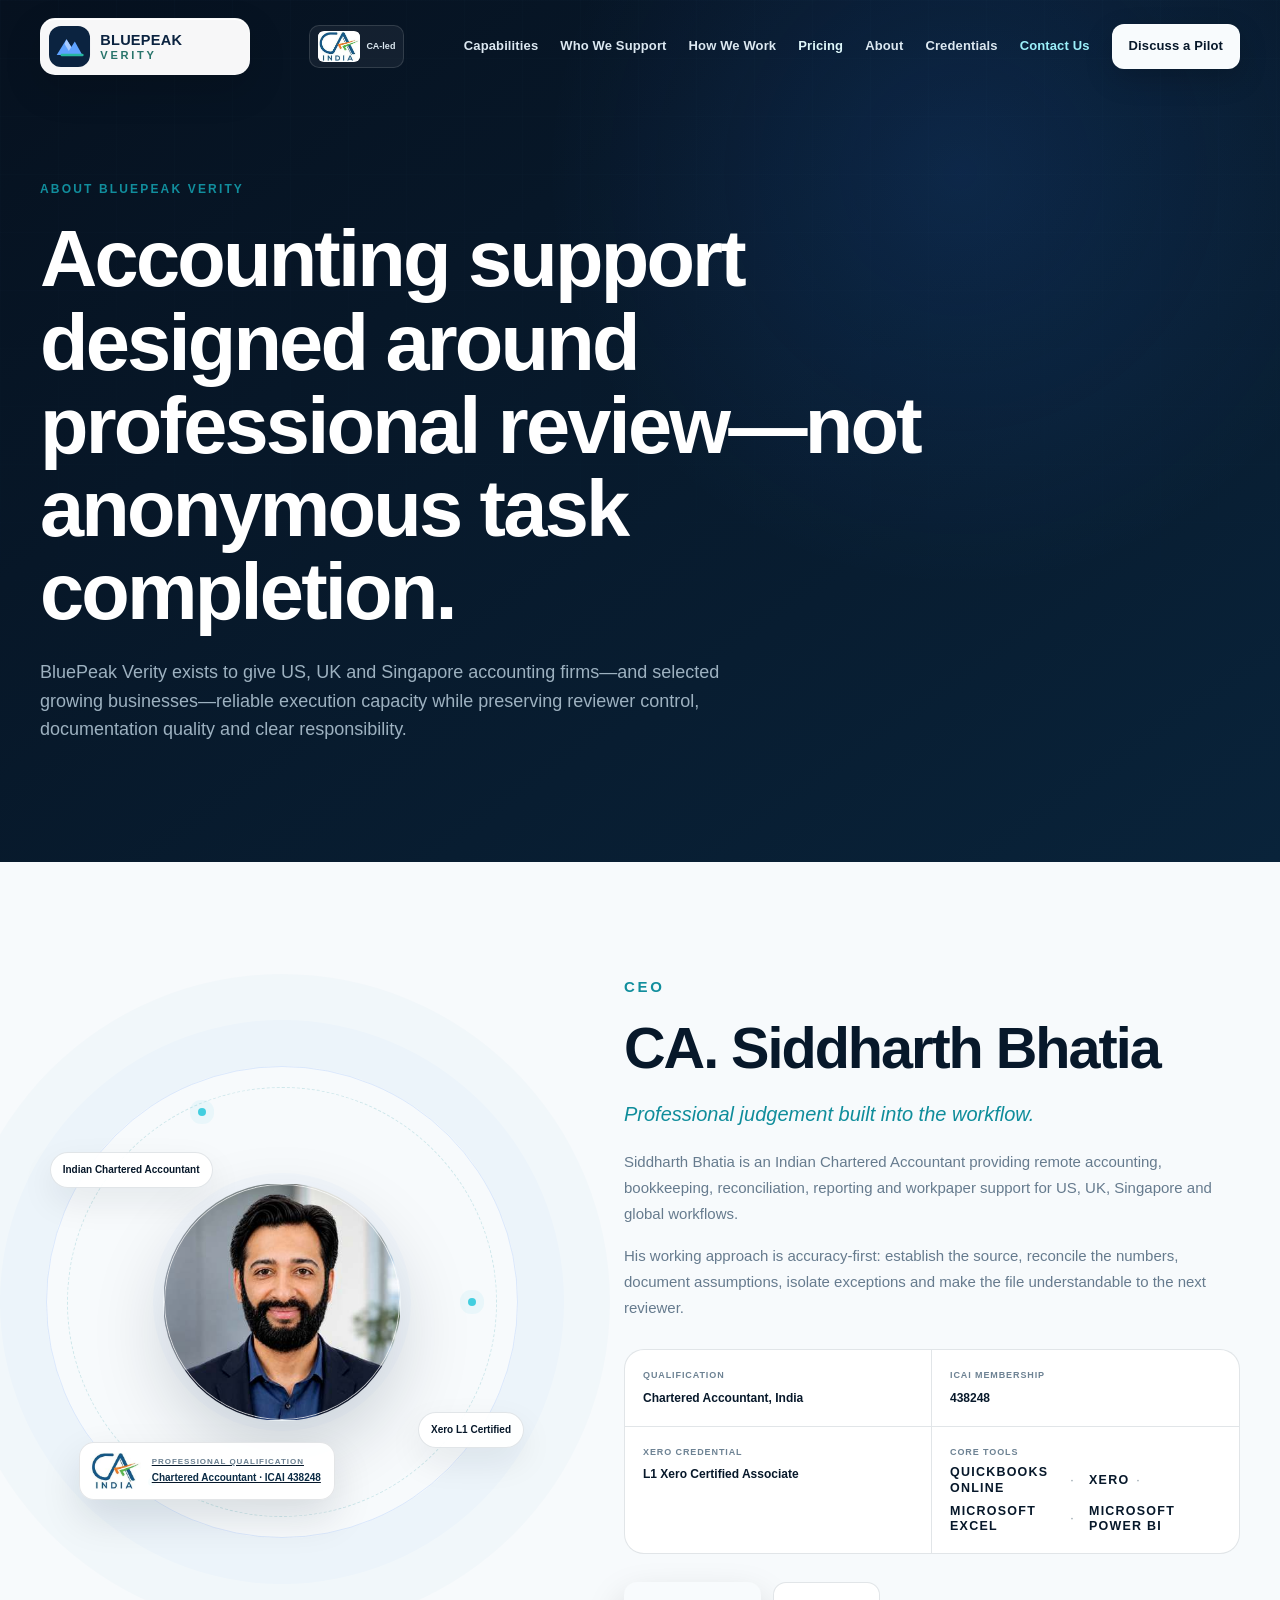
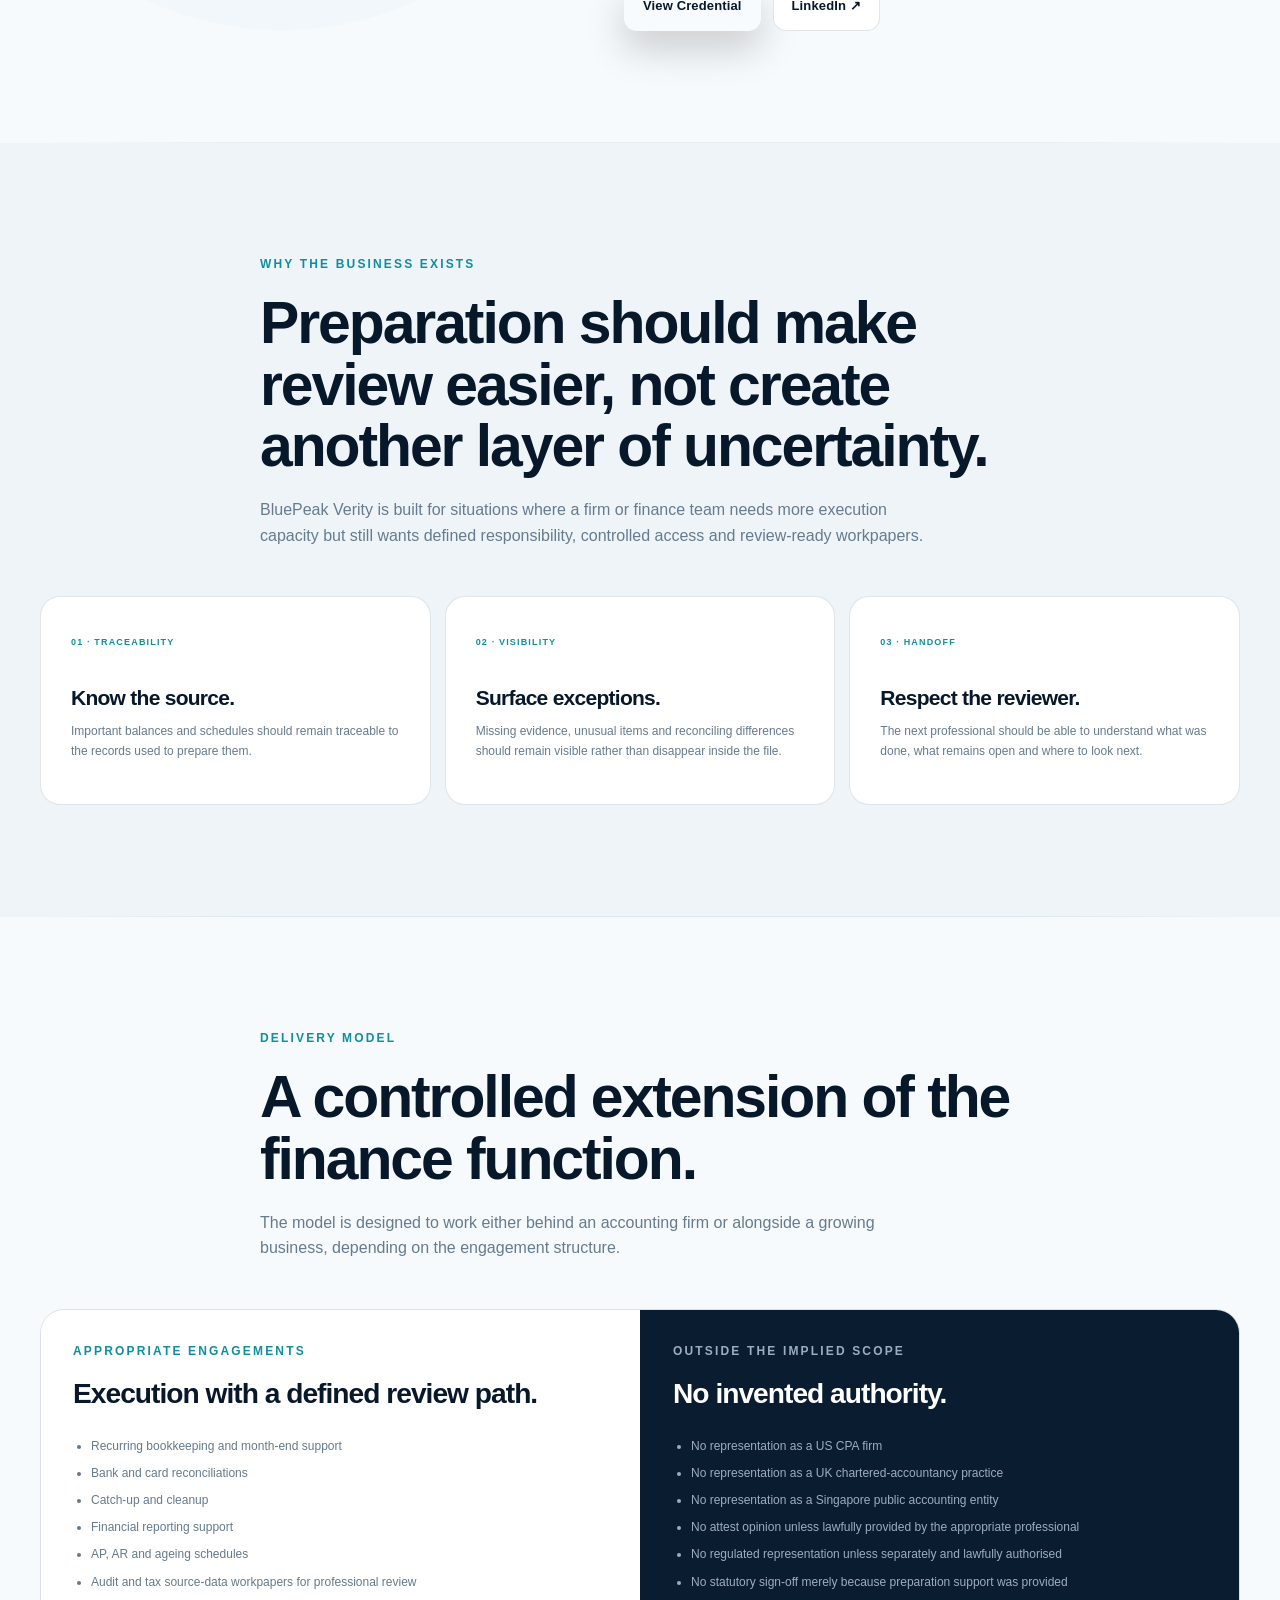
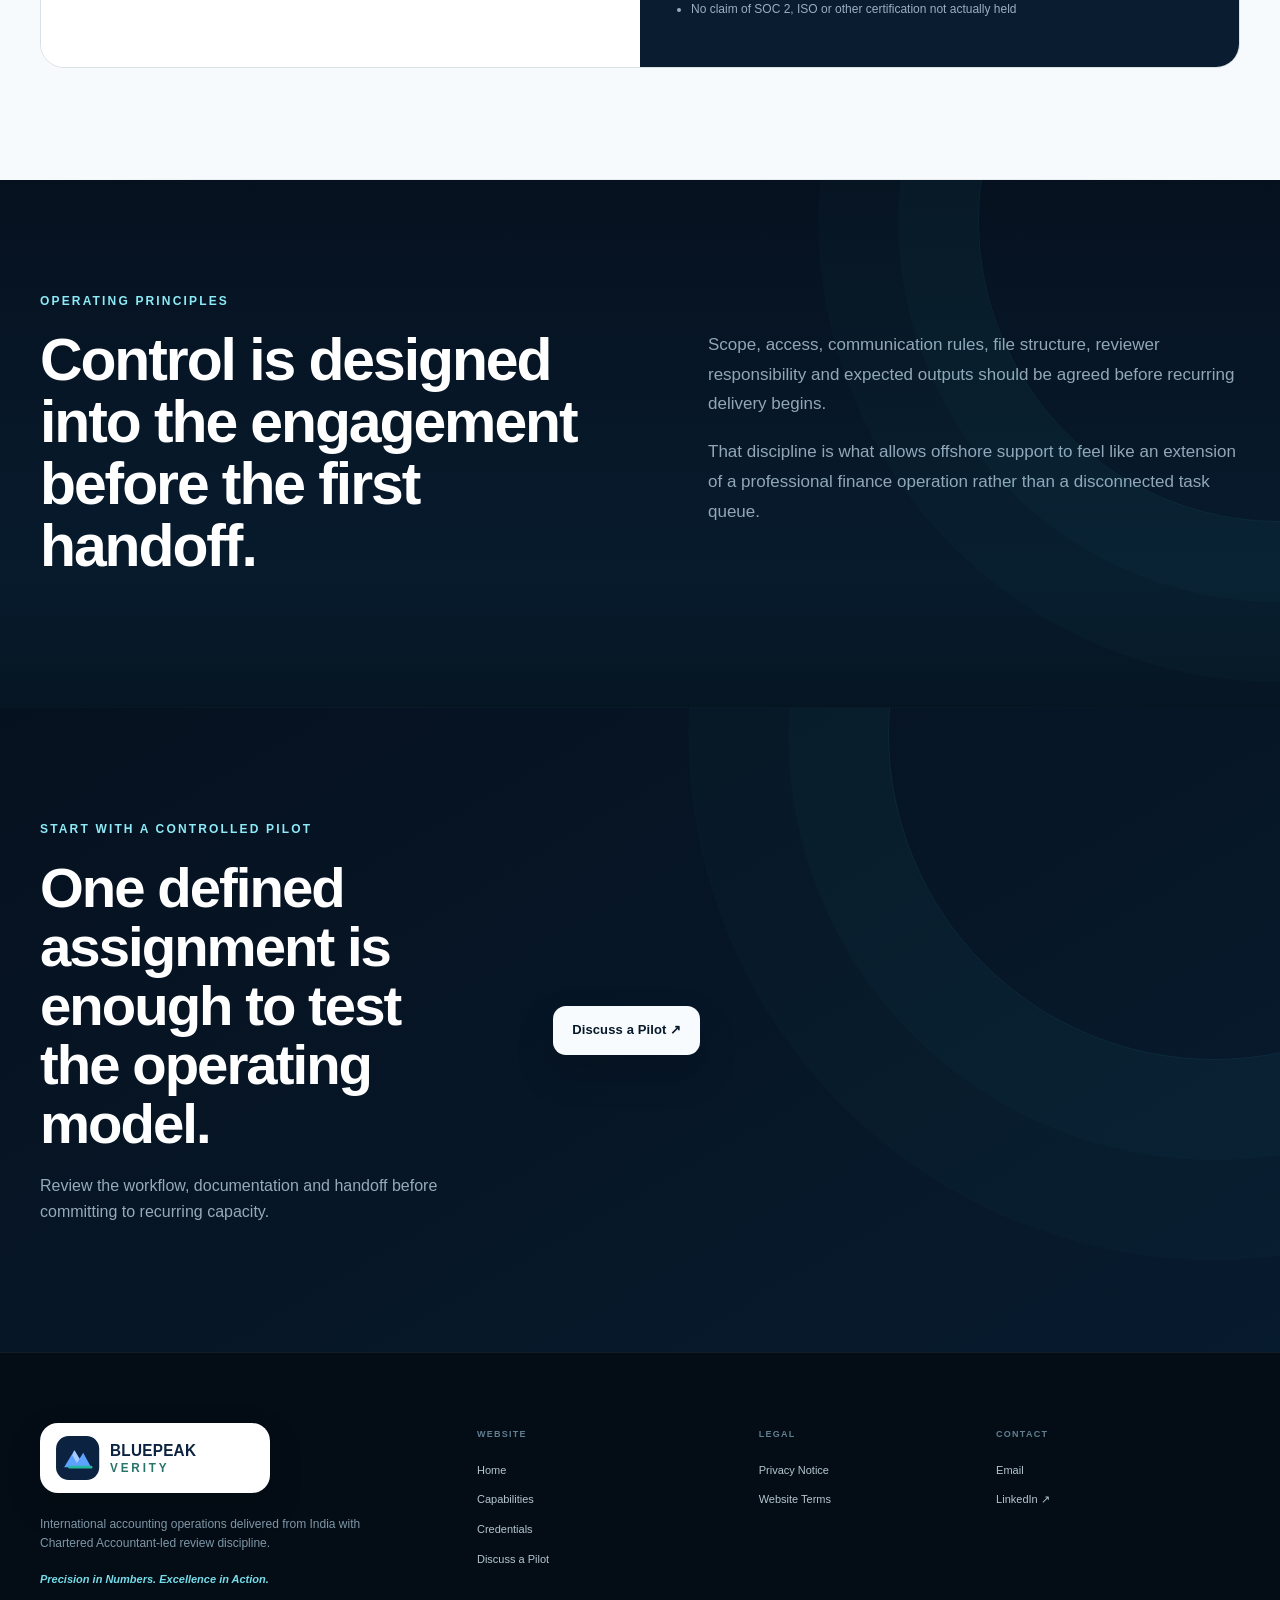
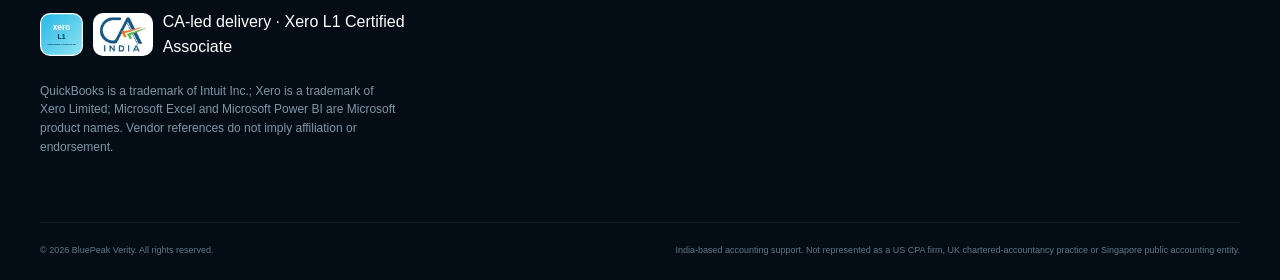
<file: about.html>
<!doctype html>
<html lang="en">
<head>
  <meta charset="utf-8"><meta name="viewport" content="width=device-width,initial-scale=1,viewport-fit=cover">
  <title>About BluePeak Verity | Chartered Accountant-Led Accounting Support</title>
  <meta name="description" content="Meet CA Siddharth Bhatia and learn how BluePeak Verity delivers controlled accounting support for US, UK and Singapore firms from India.">
  <link rel="canonical" href="https://bluepeakverity.com/about.html">
  <meta name="robots" content="index,follow,max-image-preview:large"><meta name="theme-color" content="#06111f"><meta name="referrer" content="strict-origin-when-cross-origin">
  <meta property="og:type" content="website"><meta property="og:title" content="About BluePeak Verity"><meta property="og:description" content="Chartered Accountant-led international accounting support built around control, reviewability and disciplined handoffs."><meta property="og:url" content="https://bluepeakverity.com/about.html"><meta property="og:image" content="https://bluepeakverity.com/assets/og-card.svg">
  <link rel="icon" href="assets/favicon.svg" type="image/svg+xml"><link rel="stylesheet" href="assets/styles.css?v=20260807-definitive-1"><script defer src="assets/script.js?v=20260914-elite-v3-r1"></script>
</head>
<body class="page-shell">
<a class="skip-link" href="#main">Skip to main content</a><div class="site-progress" aria-hidden="true"><span></span></div>
<header class="site-header" data-header><div class="container nav-shell"><a class="brand" href="index.html" aria-label="BluePeak Verity home"><img src="assets/logo.svg" alt="BluePeak Verity" width="216" height="58"></a><button class="nav-toggle" type="button" aria-expanded="false" aria-controls="site-nav" aria-label="Open navigation"><span></span><span></span></button><nav class="site-nav" id="site-nav" aria-label="Primary navigation"><a href="index.html#capabilities">Capabilities</a><a href="index.html#audiences">Who We Support</a><a href="index.html#operating-system">How We Work</a><a href="about.html" aria-current="page">About</a><a href="xero-certified.html">Credentials</a><a href="index.html#contact" class="nav-cta">Discuss a Pilot</a></nav></div></header>
<main id="main">
  <section class="page-hero"><div class="container" data-reveal><p class="eyebrow">About BluePeak Verity</p><h1>Accounting support designed around professional review—not anonymous task completion.</h1><p>BluePeak Verity exists to give US, UK and Singapore accounting firms—and selected growing businesses—reliable execution capacity while preserving reviewer control, documentation quality and clear responsibility.</p></div></section>
  <section class="section"><div class="container founder-layout"><div class="founder-photo-shell" data-reveal><div class="founder-photo-frame"><img src="assets/founder-original-attached.jpg" alt="CA Siddharth Bhatia, CEO of BluePeak Verity" width="640" height="640" decoding="async"></div><div class="founder-orbit" aria-hidden="true"><i></i><i></i><i></i></div><span class="founder-label label-one">Indian Chartered Accountant</span><span class="founder-label label-two">Xero L1 Certified</span></div><div class="founder-copy" data-reveal><p class="eyebrow">CEO</p><h2>CA Siddharth Bhatia</h2><p class="founder-positioning"><em>Professional judgement built into the workflow.</em></p><p>Siddharth Bhatia is an Indian Chartered Accountant providing remote accounting, bookkeeping, reconciliation, reporting and workpaper support for US, UK, Singapore and global workflows.</p><p>His working approach is accuracy-first: establish the source, reconcile the numbers, document assumptions, isolate exceptions and make the file understandable to the next reviewer.</p><div class="founder-credentials"><div><span>Qualification</span><strong>Chartered Accountant, India</strong></div><div><span>ICAI membership</span><strong>438248</strong></div><div><span>Xero credential</span><strong>L1 Xero Certified Associate</strong></div><div><span>Core tools</span><strong>QBO · Xero · Excel · Power BI</strong></div></div><div class="hero-actions"><a class="btn btn-primary" href="xero-certified.html">View Credential</a><a class="btn btn-ghost dark" href="https://www.linkedin.com/in/ca-siddharth-bhatia" target="_blank" rel="noopener noreferrer">LinkedIn ↗</a></div></div></div></section>
  <section class="section" style="background:#eef4f8"><div class="container section-intro" data-reveal><p class="eyebrow">Why the business exists</p><h2>Preparation should make review easier, not create another layer of uncertainty.</h2><p>BluePeak Verity is built for situations where a firm or finance team needs more execution capacity but still wants defined responsibility, controlled access and review-ready workpapers.</p></div><div class="container about-principles"><article class="principle-card" data-reveal><span>01 · TRACEABILITY</span><h3>Know the source.</h3><p>Important balances and schedules should remain traceable to the records used to prepare them.</p></article><article class="principle-card" data-reveal><span>02 · VISIBILITY</span><h3>Surface exceptions.</h3><p>Missing evidence, unusual items and reconciling differences should remain visible rather than disappear inside the file.</p></article><article class="principle-card" data-reveal><span>03 · HANDOFF</span><h3>Respect the reviewer.</h3><p>The next professional should be able to understand what was done, what remains open and where to look next.</p></article></div></section>
  <section class="section"><div class="container section-intro" data-reveal><p class="eyebrow">Delivery model</p><h2>A controlled extension of the finance function.</h2><p>The model is designed to work either behind an accounting firm or alongside a growing business, depending on the engagement structure.</p></div><div class="container scope-matrix" data-reveal><article><p class="eyebrow">Appropriate engagements</p><h3>Execution with a defined review path.</h3><ul><li>Recurring bookkeeping and month-end support</li><li>Bank and card reconciliations</li><li>Catch-up and cleanup</li><li>Financial reporting support</li><li>AP, AR and ageing schedules</li><li>Audit and tax source-data workpapers for professional review</li></ul></article><article><p class="eyebrow">Outside the implied scope</p><h3>No invented authority.</h3><ul><li>No representation as a US CPA firm</li><li>No representation as a UK chartered-accountancy practice</li><li>No representation as a Singapore public accounting entity</li><li>No attest opinion unless lawfully provided by the appropriate professional</li><li>No regulated representation unless separately and lawfully authorised</li><li>No statutory sign-off merely because preparation support was provided</li><li>No claim of SOC 2, ISO or other certification not actually held</li></ul></article></div></section>
  <section class="section section-dark"><div class="container split-heading"><div data-reveal><p class="eyebrow">Operating principles</p><h2>Control is designed into the engagement before the first handoff.</h2></div><div class="problem-copy" data-reveal><p>Scope, access, communication rules, file structure, reviewer responsibility and expected outputs should be agreed before recurring delivery begins.</p><p>That discipline is what allows offshore support to feel like an extension of a professional finance operation rather than a disconnected task queue.</p></div></div></section>
  <section class="section contact-section"><div class="container contact-shell"><div class="contact-copy" data-reveal><p class="eyebrow">Start with a controlled pilot</p><h2>One defined assignment is enough to test the operating model.</h2><p>Review the workflow, documentation and handoff before committing to recurring capacity.</p></div><div data-reveal style="align-self:center"><a class="btn btn-primary" href="index.html#contact">Discuss a Pilot ↗</a></div></div></section>
</main>
<footer class="site-footer"><div class="container footer-top"><div class="footer-brand"><img src="assets/logo.svg" alt="BluePeak Verity" width="216" height="58"><p>International accounting operations delivered from India with Chartered Accountant-led review discipline.</p><strong>Precision in Numbers. Excellence in Action.</strong></div><div class="footer-col"><h2>Website</h2><a href="index.html">Home</a><a href="index.html#capabilities">Capabilities</a><a href="xero-certified.html">Credentials</a><a href="index.html#contact">Discuss a Pilot</a></div><div class="footer-col"><h2>Legal</h2><a href="privacy.html">Privacy Notice</a><a href="terms.html">Website Terms</a></div><div class="footer-col"><h2>Contact</h2><a href="mailto:siddharth.v.bhatia@gmail.com">Email</a><a href="https://www.linkedin.com/in/ca-siddharth-bhatia" target="_blank" rel="noopener noreferrer">LinkedIn ↗</a></div></div><div class="container footer-bottom"><span>© 2026 BluePeak Verity. All rights reserved.</span><span>India-based accounting support. Not represented as a US CPA firm, UK chartered-accountancy practice or Singapore public accounting entity.</span></div></footer>
</body></html>
</file>
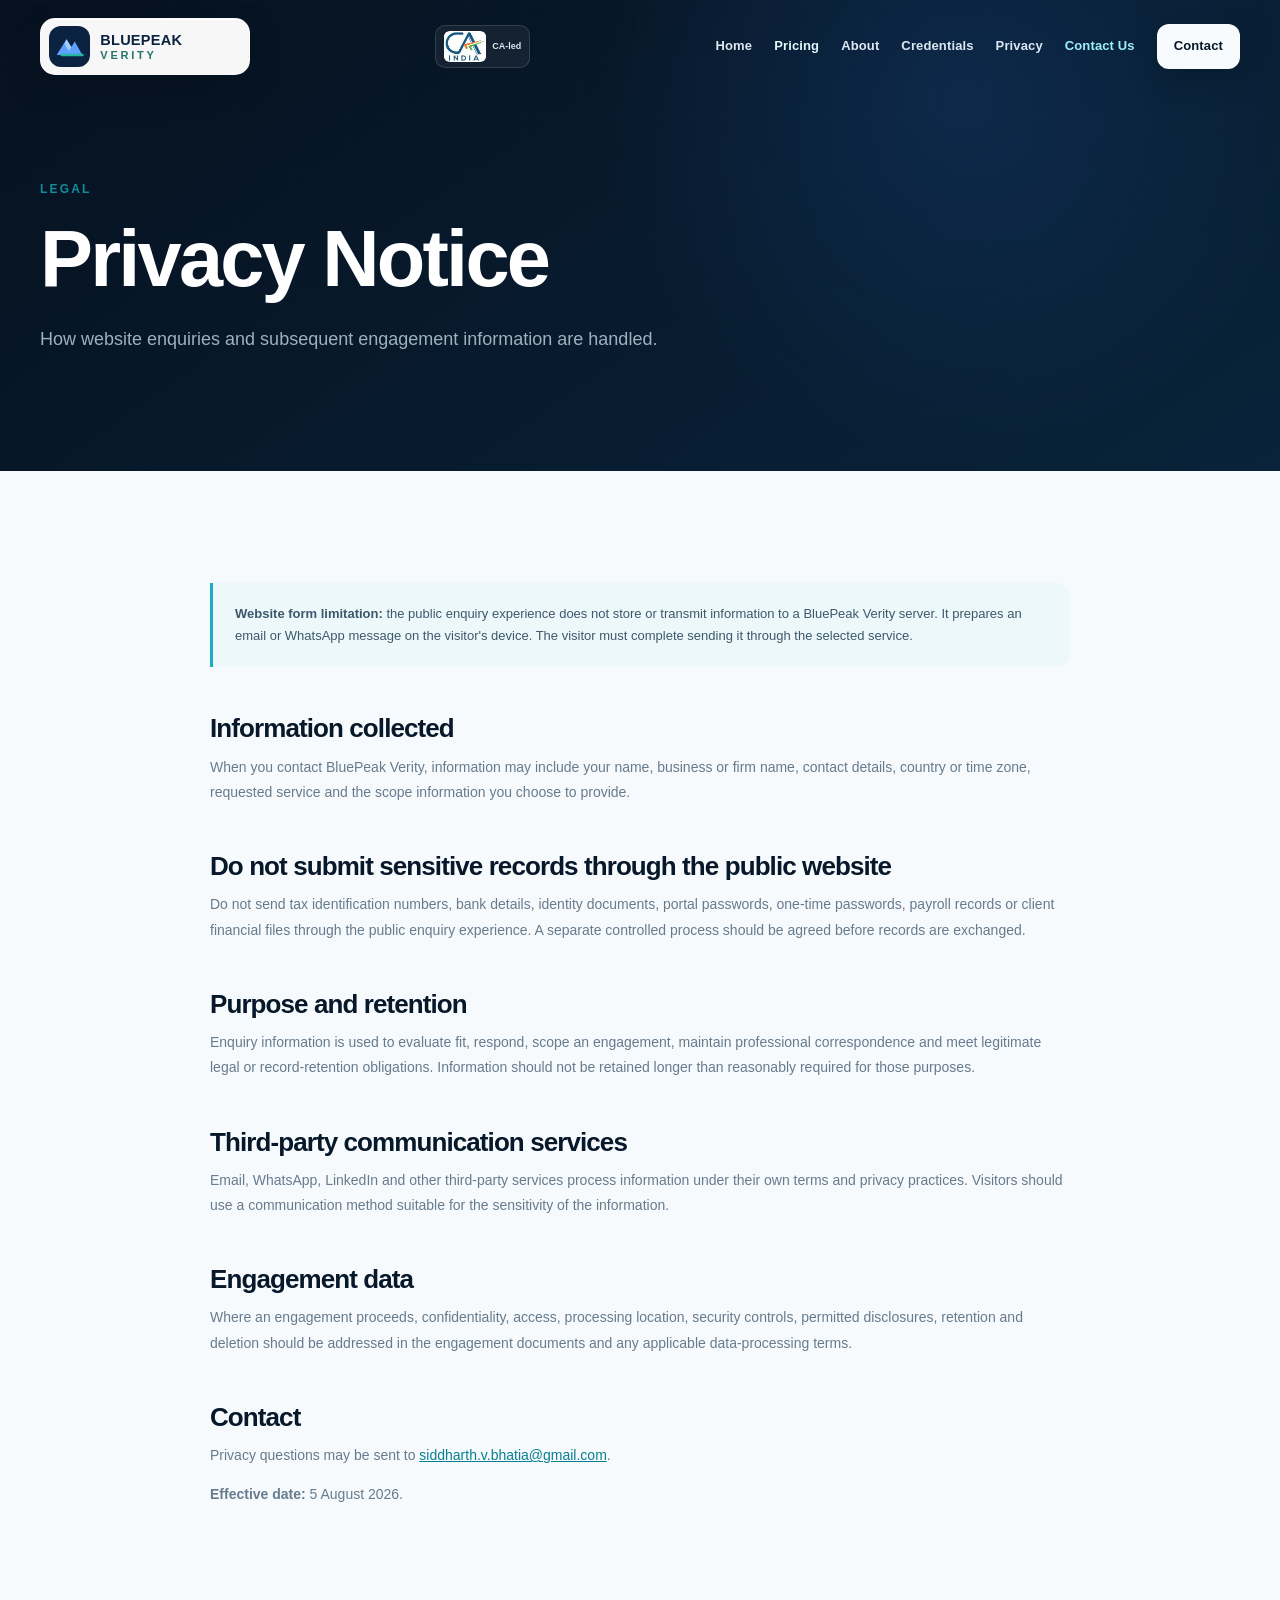
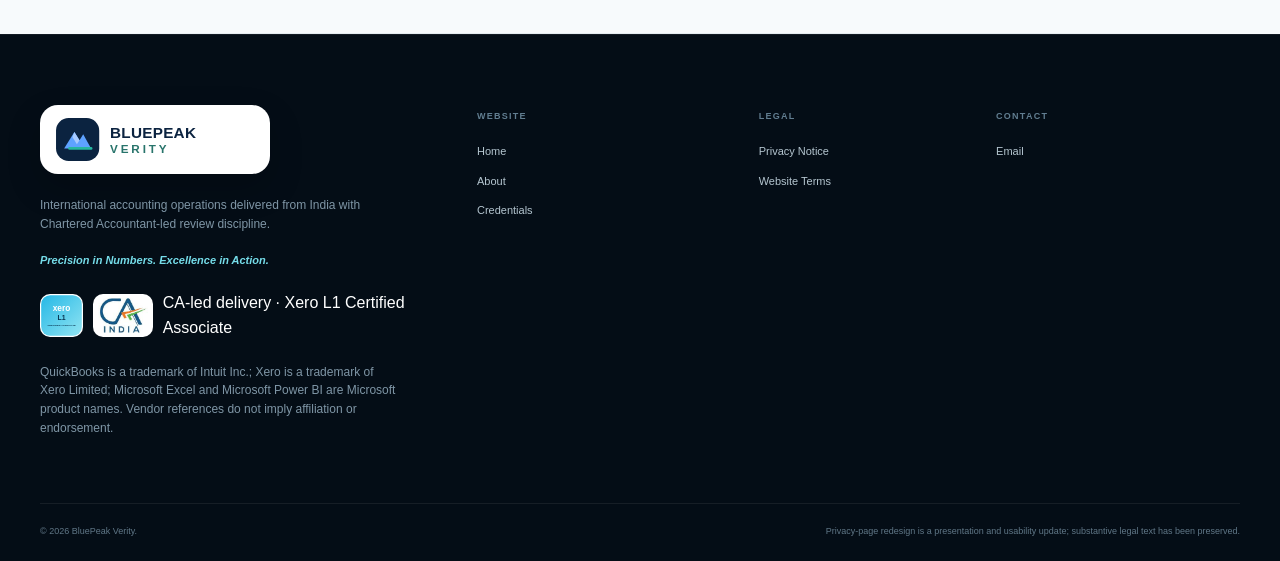
<file: privacy.html>
<!doctype html><html lang="en"><head><meta charset="utf-8"><meta name="viewport" content="width=device-width,initial-scale=1,viewport-fit=cover"><title>Privacy Notice | BluePeak Verity</title><meta name="description" content="BluePeak Verity privacy notice for website enquiries and engagement information."><link rel="canonical" href="https://bluepeakverity.com/privacy.html"><meta name="robots" content="index,follow"><meta name="theme-color" content="#06111f"><link rel="icon" href="assets/favicon.svg"><link rel="stylesheet" href="assets/styles.css?v=20260807-definitive-1"><script defer src="assets/script.js?v=20260807-definitive-1"></script></head><body class="page-shell"><a class="skip-link" href="#main">Skip to main content</a><div class="site-progress" aria-hidden="true"><span></span></div><header class="site-header" data-header><div class="container nav-shell"><a class="brand" href="index.html"><img src="assets/logo.svg" alt="BluePeak Verity" width="216" height="58"></a><button class="nav-toggle" type="button" aria-expanded="false" aria-controls="site-nav" aria-label="Open navigation"><span></span><span></span></button><nav class="site-nav" id="site-nav"><a href="index.html">Home</a><a href="about.html">About</a><a href="xero-certified.html">Credentials</a><a href="privacy.html" aria-current="page">Privacy</a><a href="index.html#contact" class="nav-cta">Contact</a></nav></div></header><main id="main"><section class="page-hero"><div class="container" data-reveal><p class="eyebrow">Legal</p><h1>Privacy Notice</h1><p>How website enquiries and subsequent engagement information are handled.</p></div></section><section class="section"><div class="container content-prose" data-reveal><div class="legal-note"><strong>Website form limitation:</strong> the public enquiry experience does not store or transmit information to a BluePeak Verity server. It prepares an email or WhatsApp message on the visitor's device. The visitor must complete sending it through the selected service.</div><h2>Information collected</h2><p>When you contact BluePeak Verity, information may include your name, business or firm name, contact details, country or time zone, requested service and the scope information you choose to provide.</p><h2>Do not submit sensitive records through the public website</h2><p>Do not send tax identification numbers, bank details, identity documents, portal passwords, one-time passwords, payroll records or client financial files through the public enquiry experience. A separate controlled process should be agreed before records are exchanged.</p><h2>Purpose and retention</h2><p>Enquiry information is used to evaluate fit, respond, scope an engagement, maintain professional correspondence and meet legitimate legal or record-retention obligations. Information should not be retained longer than reasonably required for those purposes.</p><h2>Third-party communication services</h2><p>Email, WhatsApp, LinkedIn and other third-party services process information under their own terms and privacy practices. Visitors should use a communication method suitable for the sensitivity of the information.</p><h2>Engagement data</h2><p>Where an engagement proceeds, confidentiality, access, processing location, security controls, permitted disclosures, retention and deletion should be addressed in the engagement documents and any applicable data-processing terms.</p><h2>Contact</h2><p>Privacy questions may be sent to <a href="mailto:siddharth.v.bhatia@gmail.com">siddharth.v.bhatia@gmail.com</a>.</p><p><strong>Effective date:</strong> 5 August 2026.</p></div></section></main><footer class="site-footer"><div class="container footer-top"><div class="footer-brand"><img src="assets/logo.svg" alt="BluePeak Verity" width="216" height="58"><p>International accounting operations delivered from India with Chartered Accountant-led review discipline.</p><strong>Precision in Numbers. Excellence in Action.</strong></div><div class="footer-col"><h2>Website</h2><a href="index.html">Home</a><a href="about.html">About</a><a href="xero-certified.html">Credentials</a></div><div class="footer-col"><h2>Legal</h2><a href="privacy.html">Privacy Notice</a><a href="terms.html">Website Terms</a></div><div class="footer-col"><h2>Contact</h2><a href="mailto:siddharth.v.bhatia@gmail.com">Email</a></div></div><div class="container footer-bottom"><span>© 2026 BluePeak Verity.</span><span>Privacy-page redesign is a presentation and usability update; substantive legal text has been preserved.</span></div></footer></body></html>
</file>
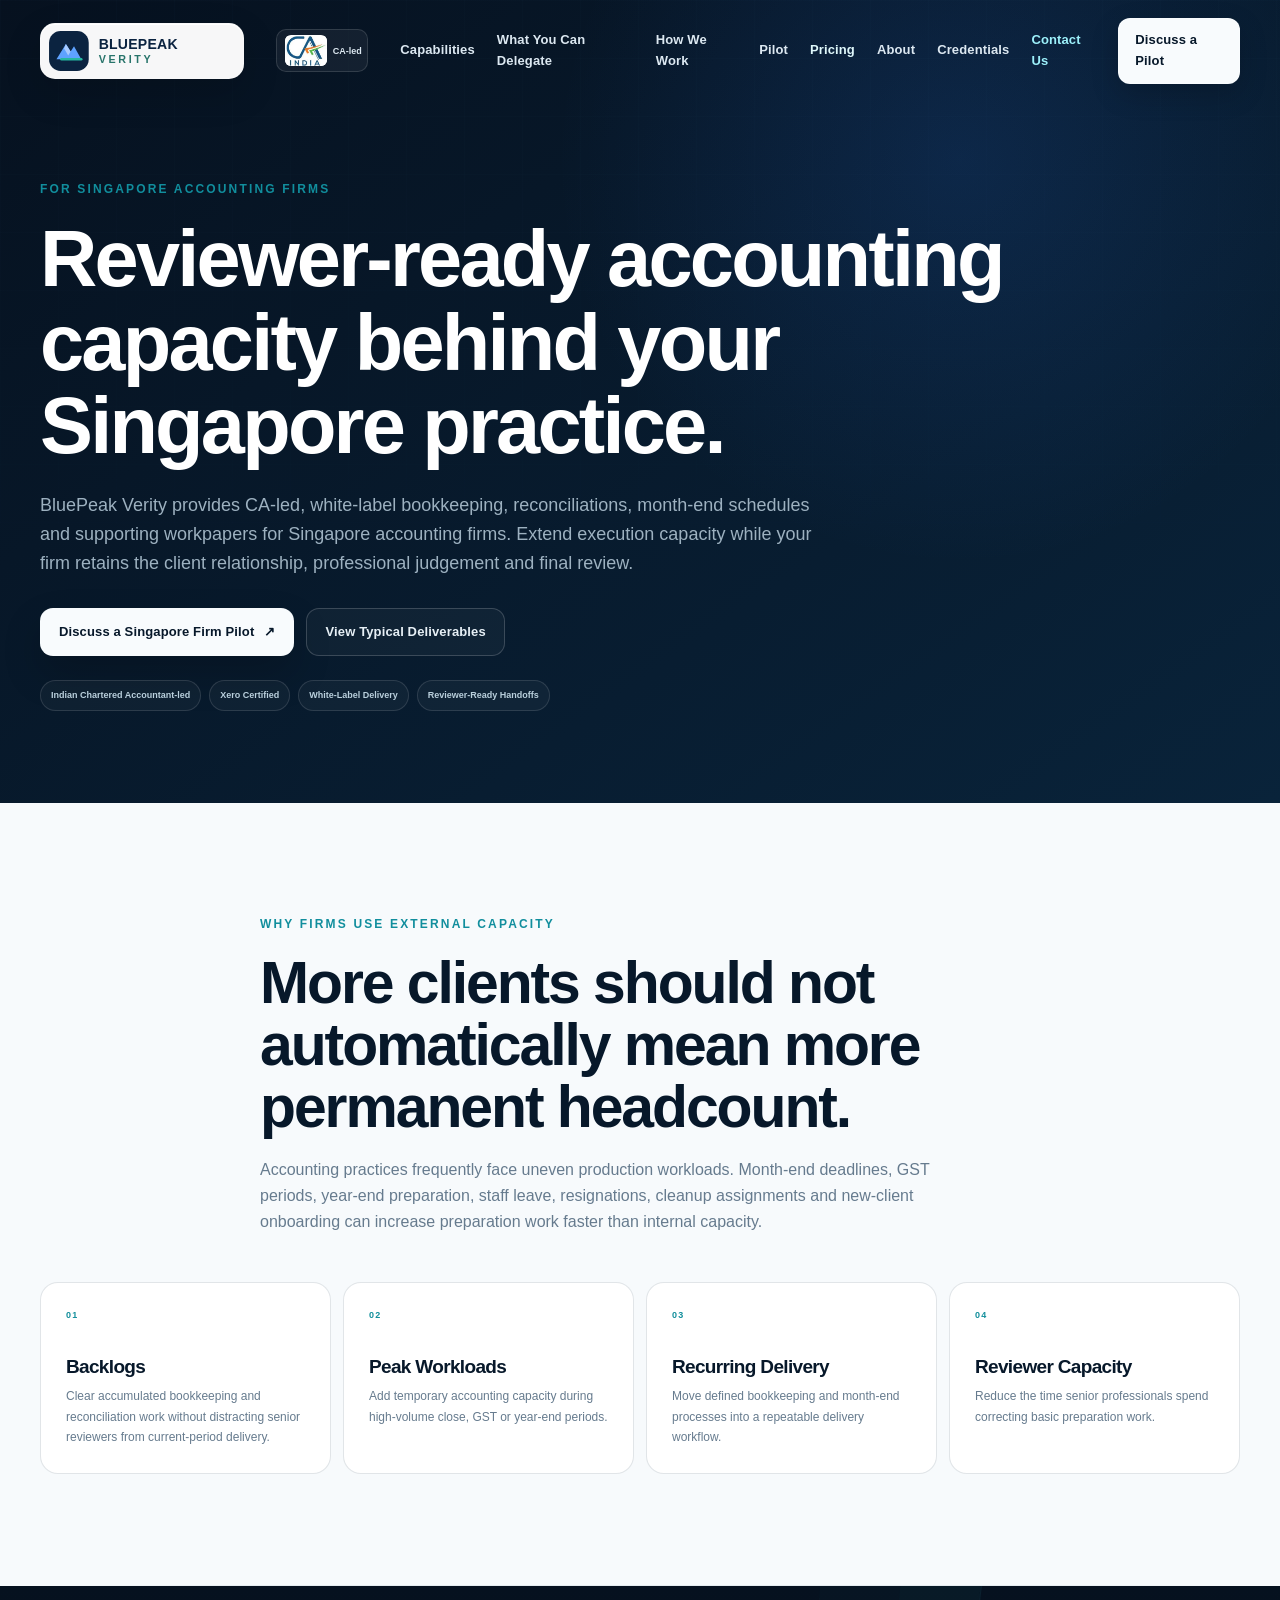
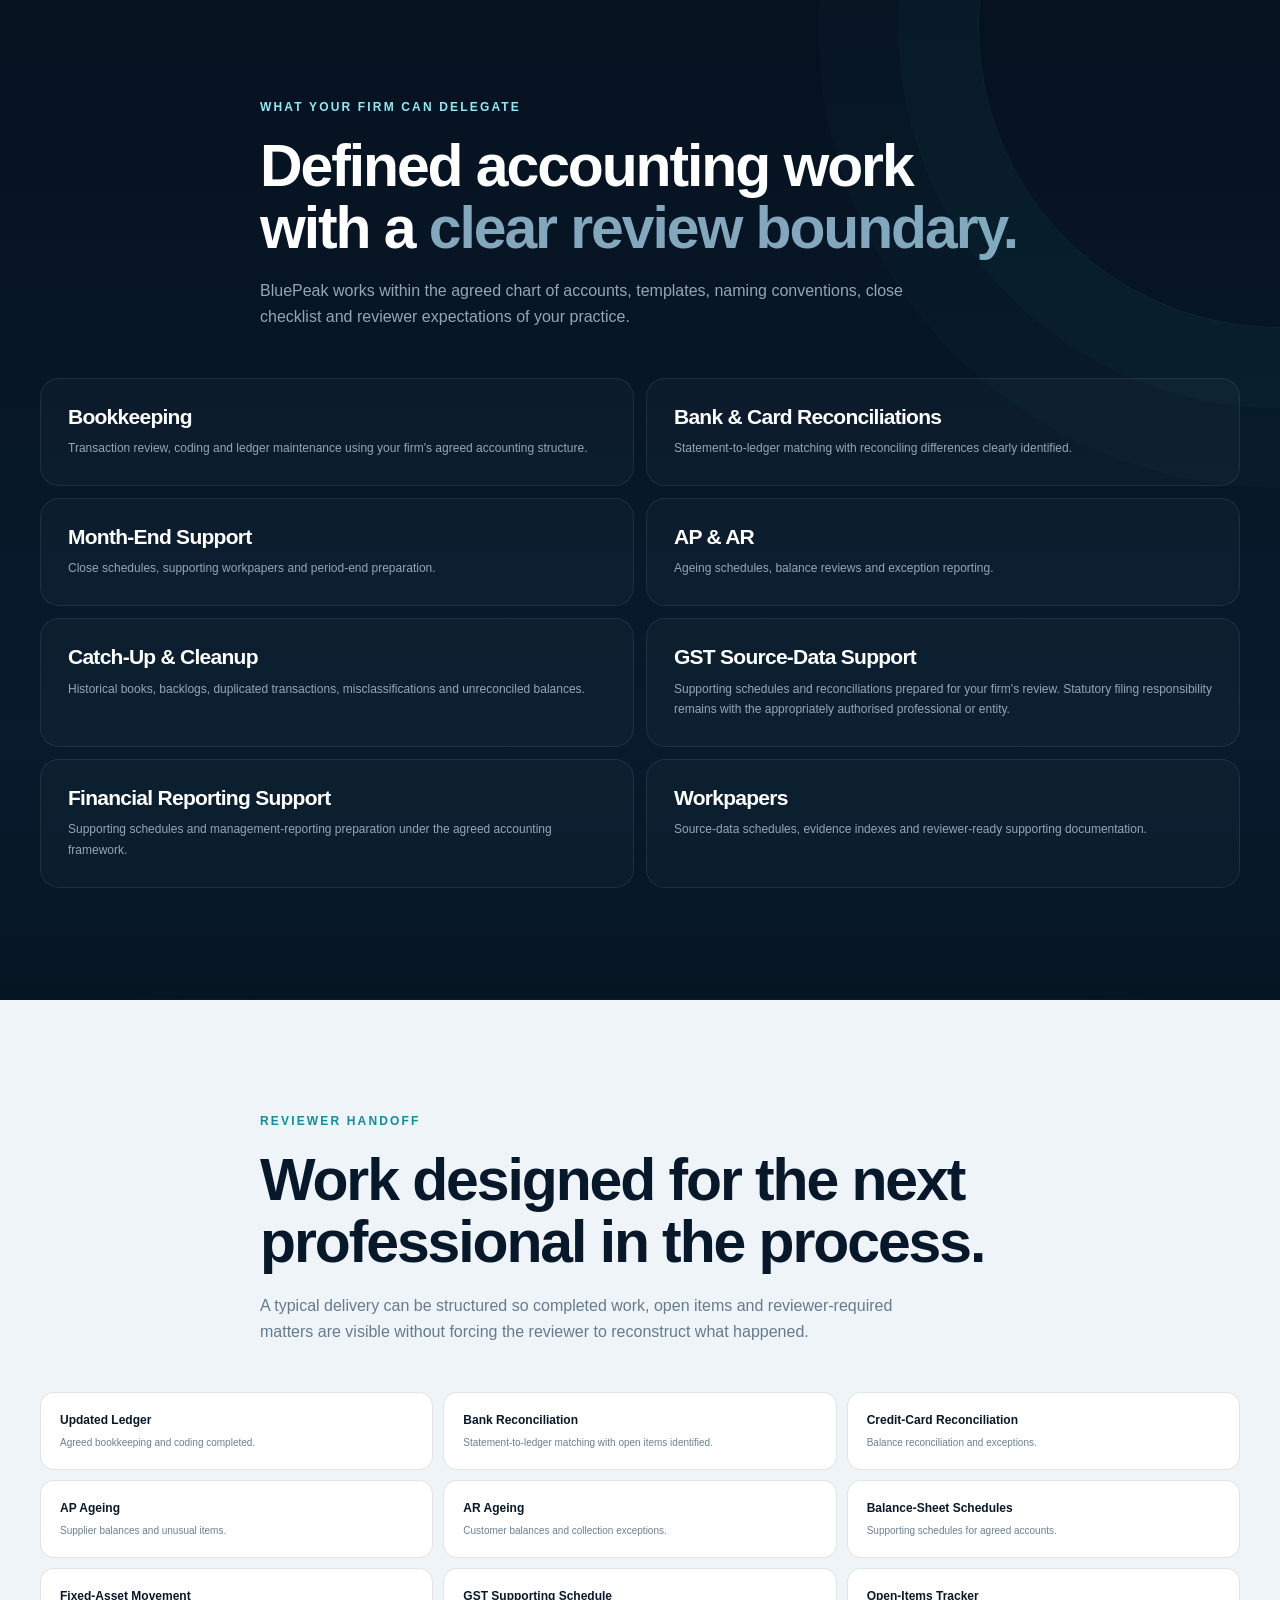
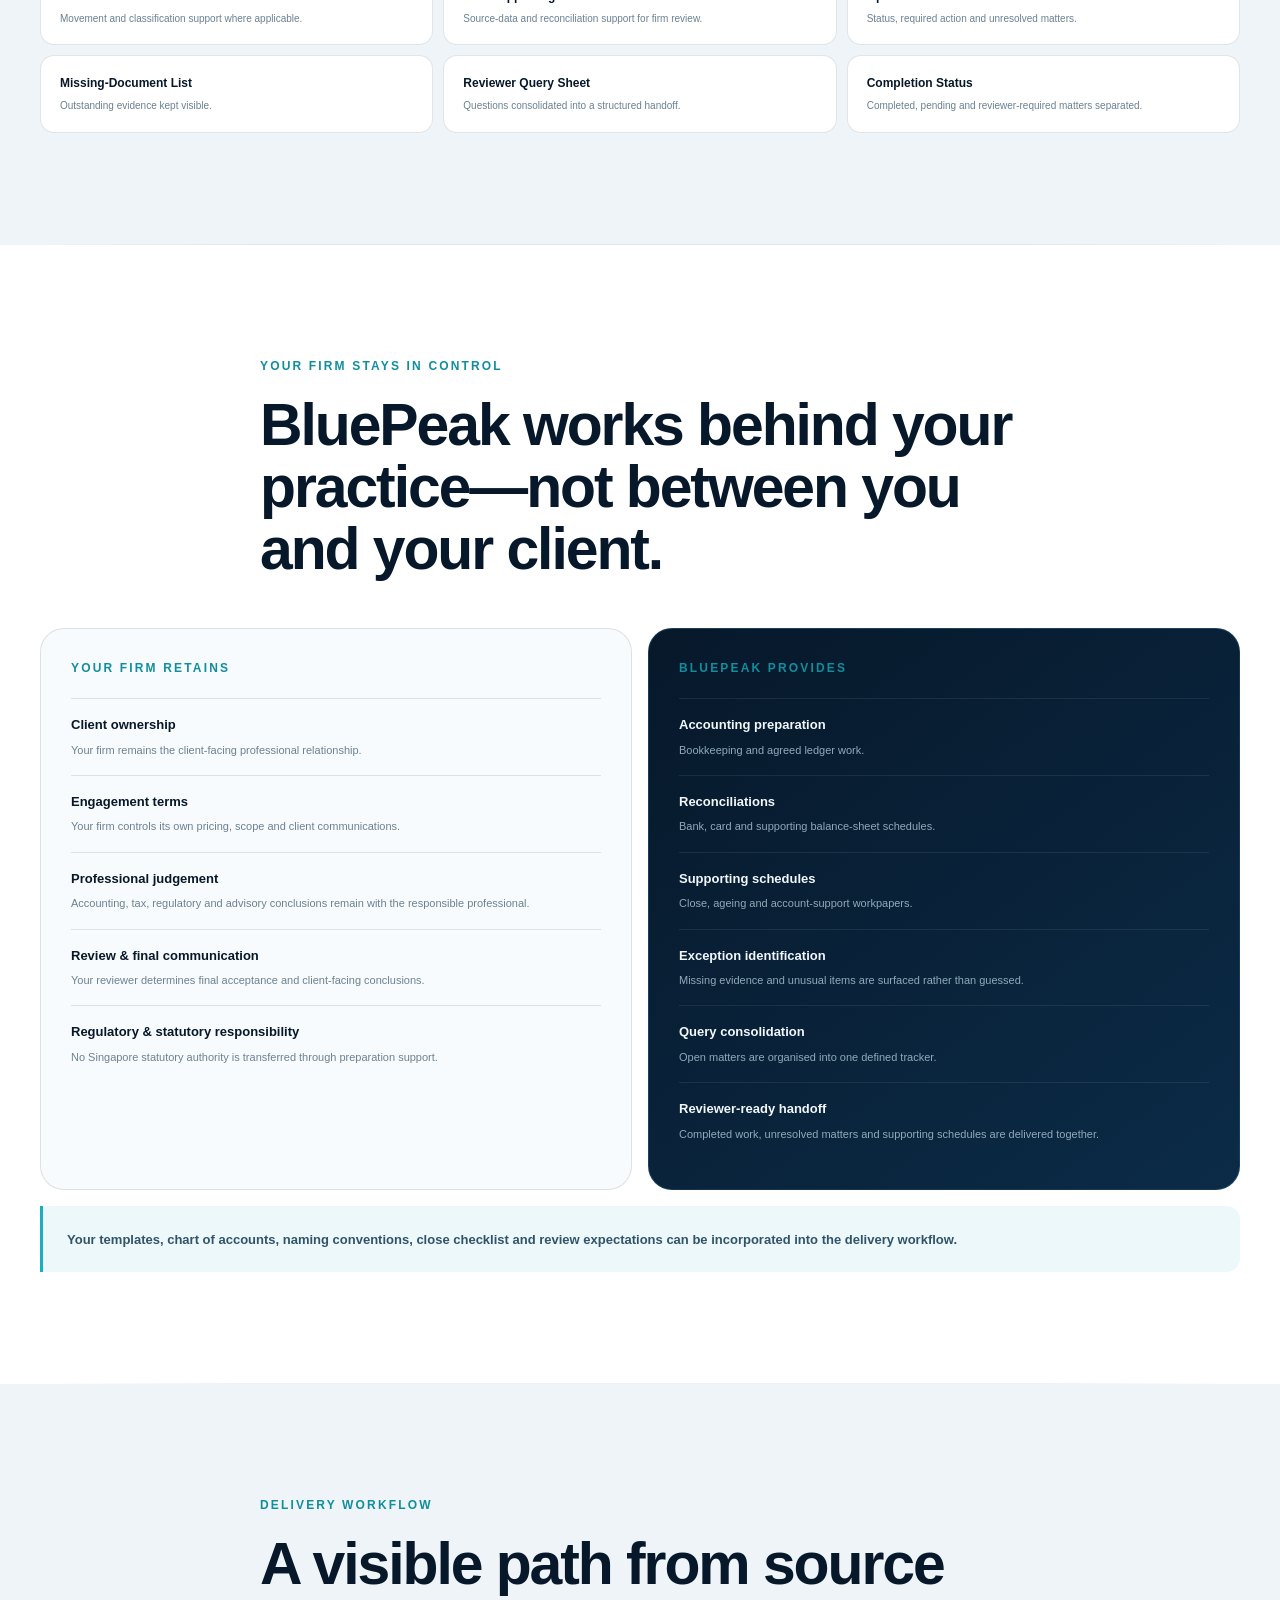
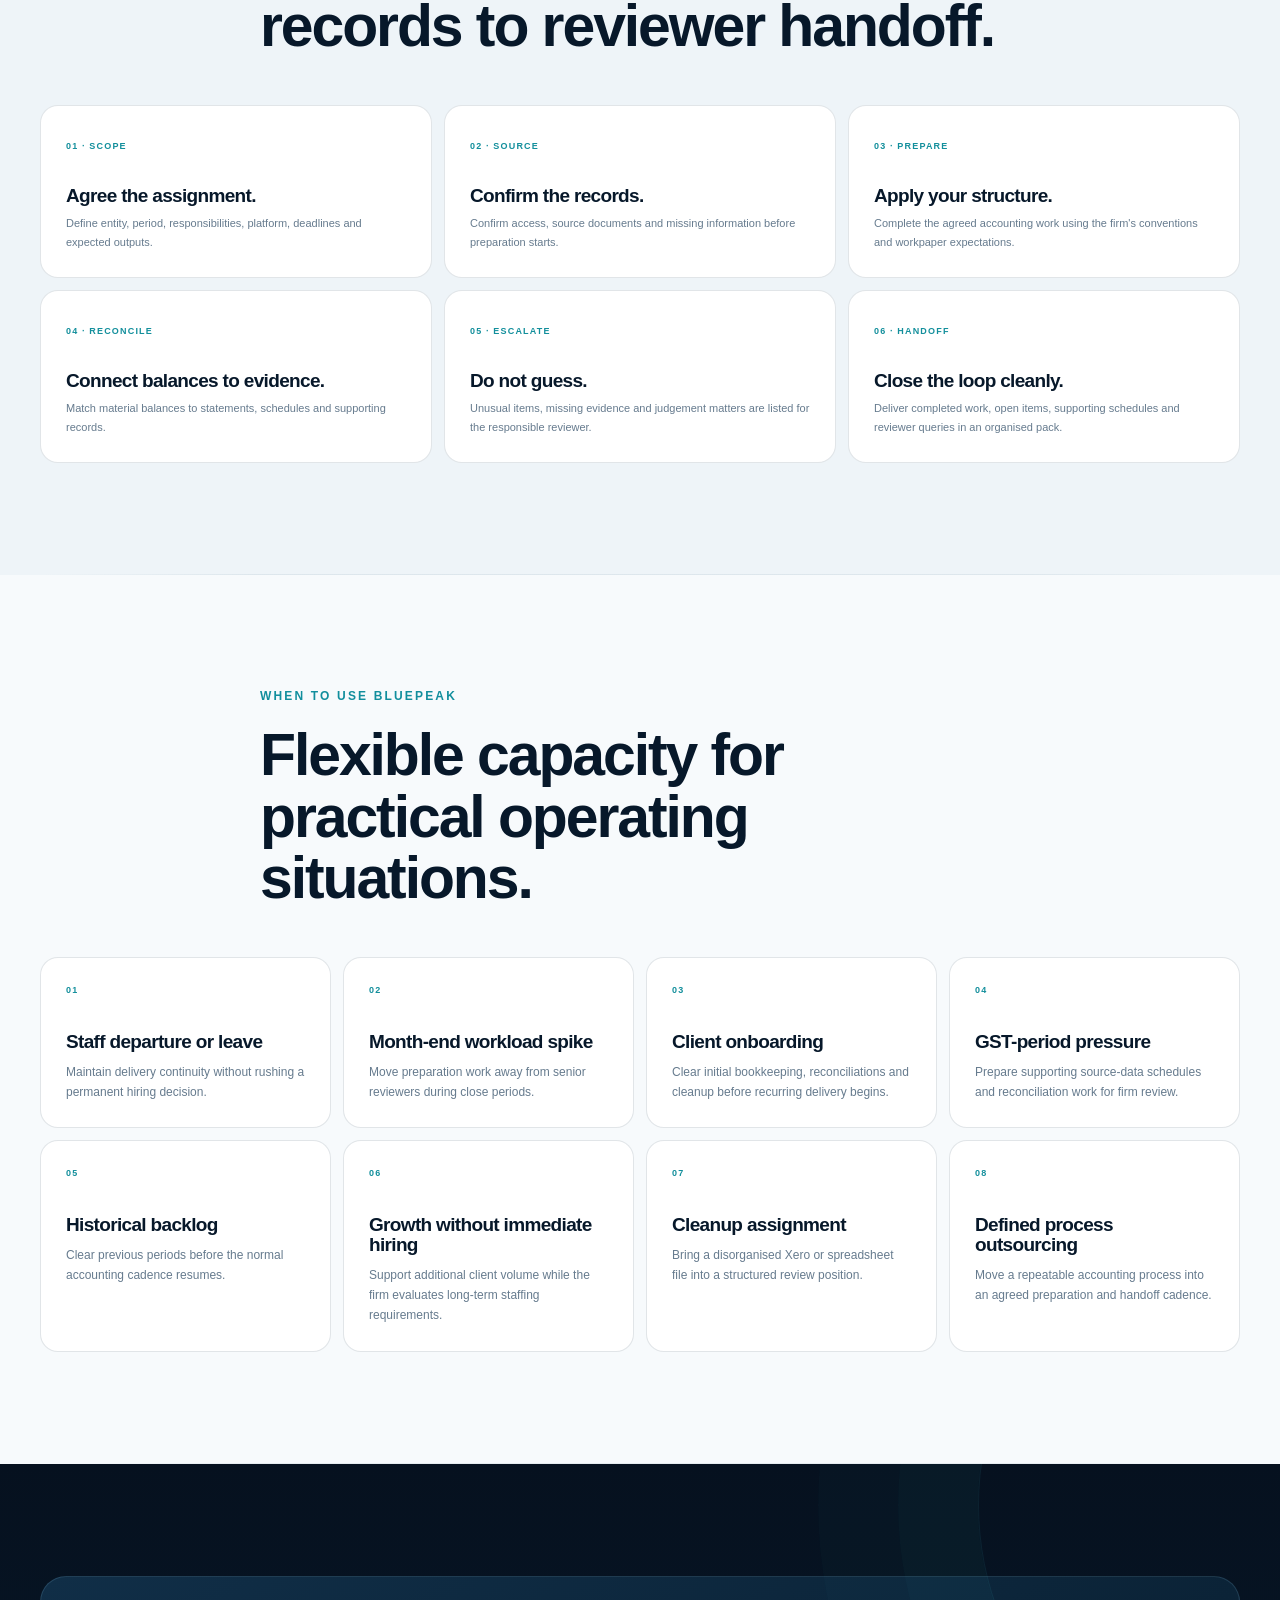
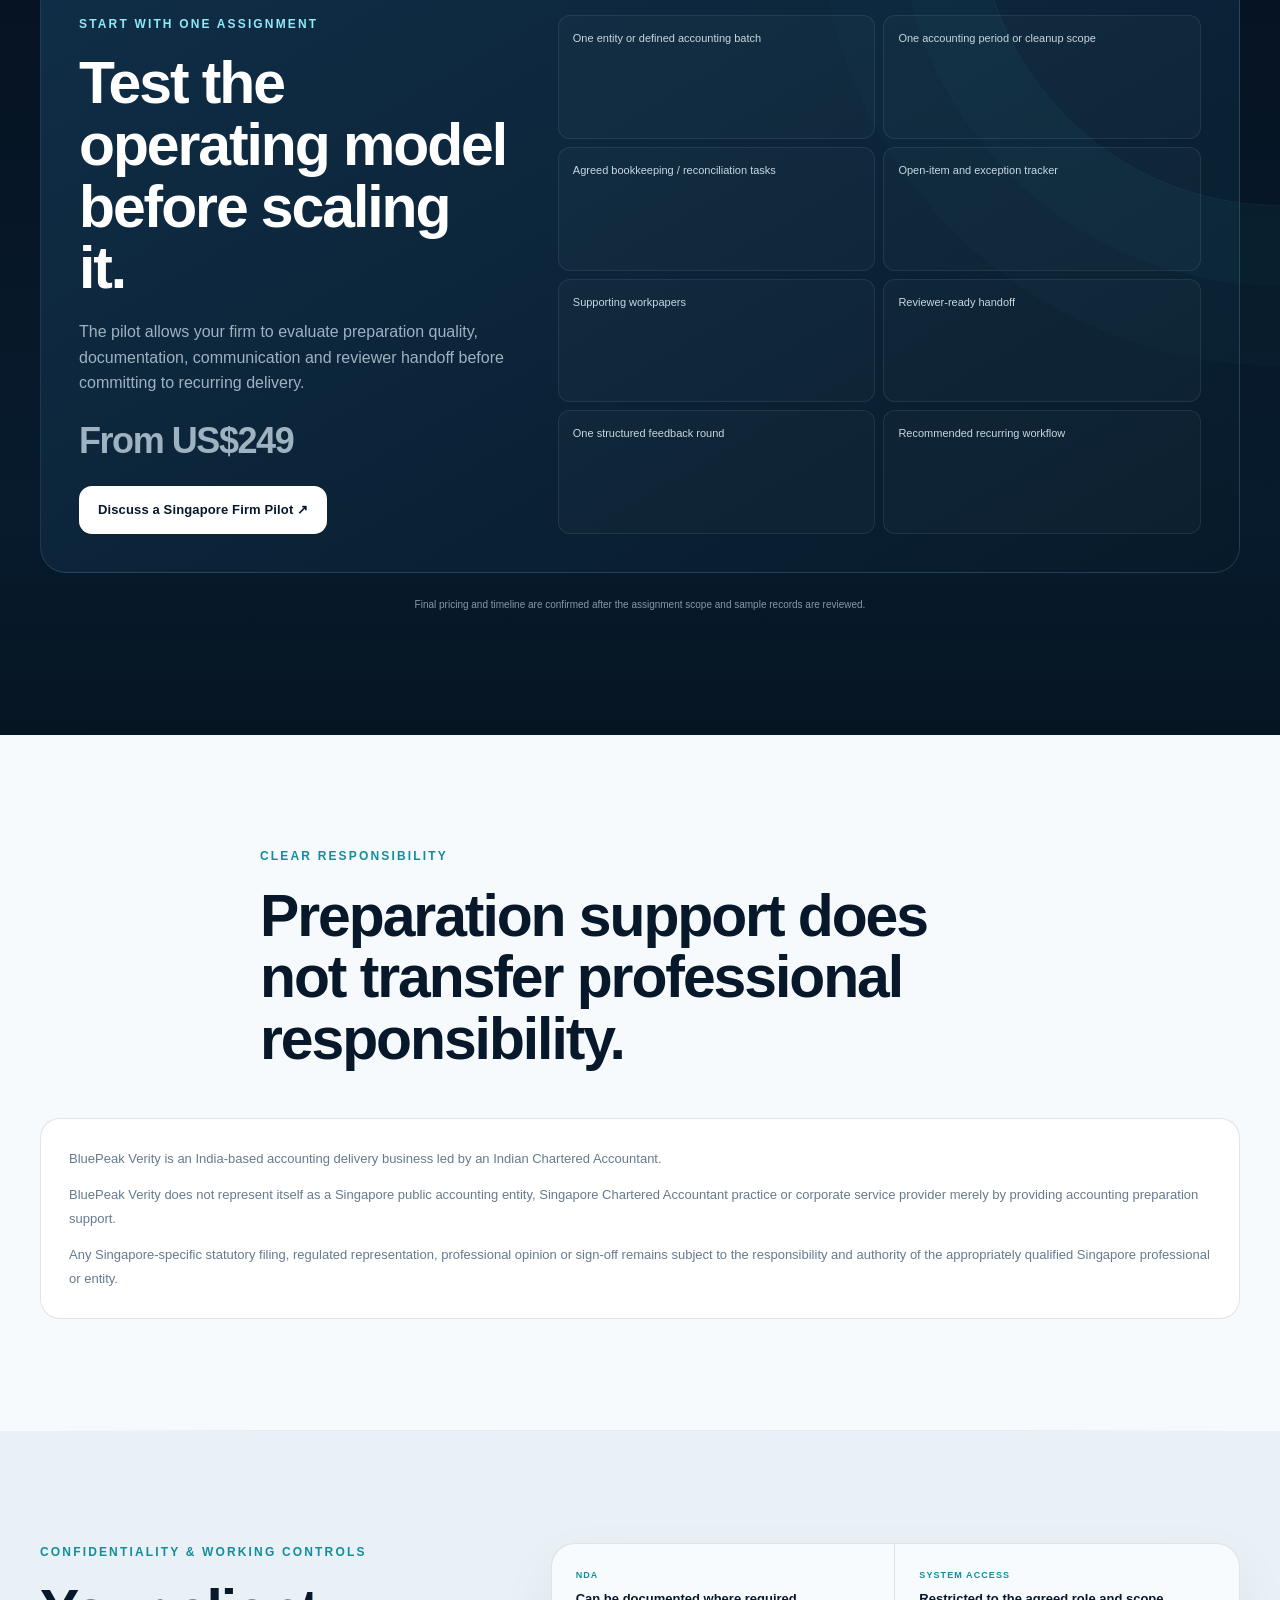
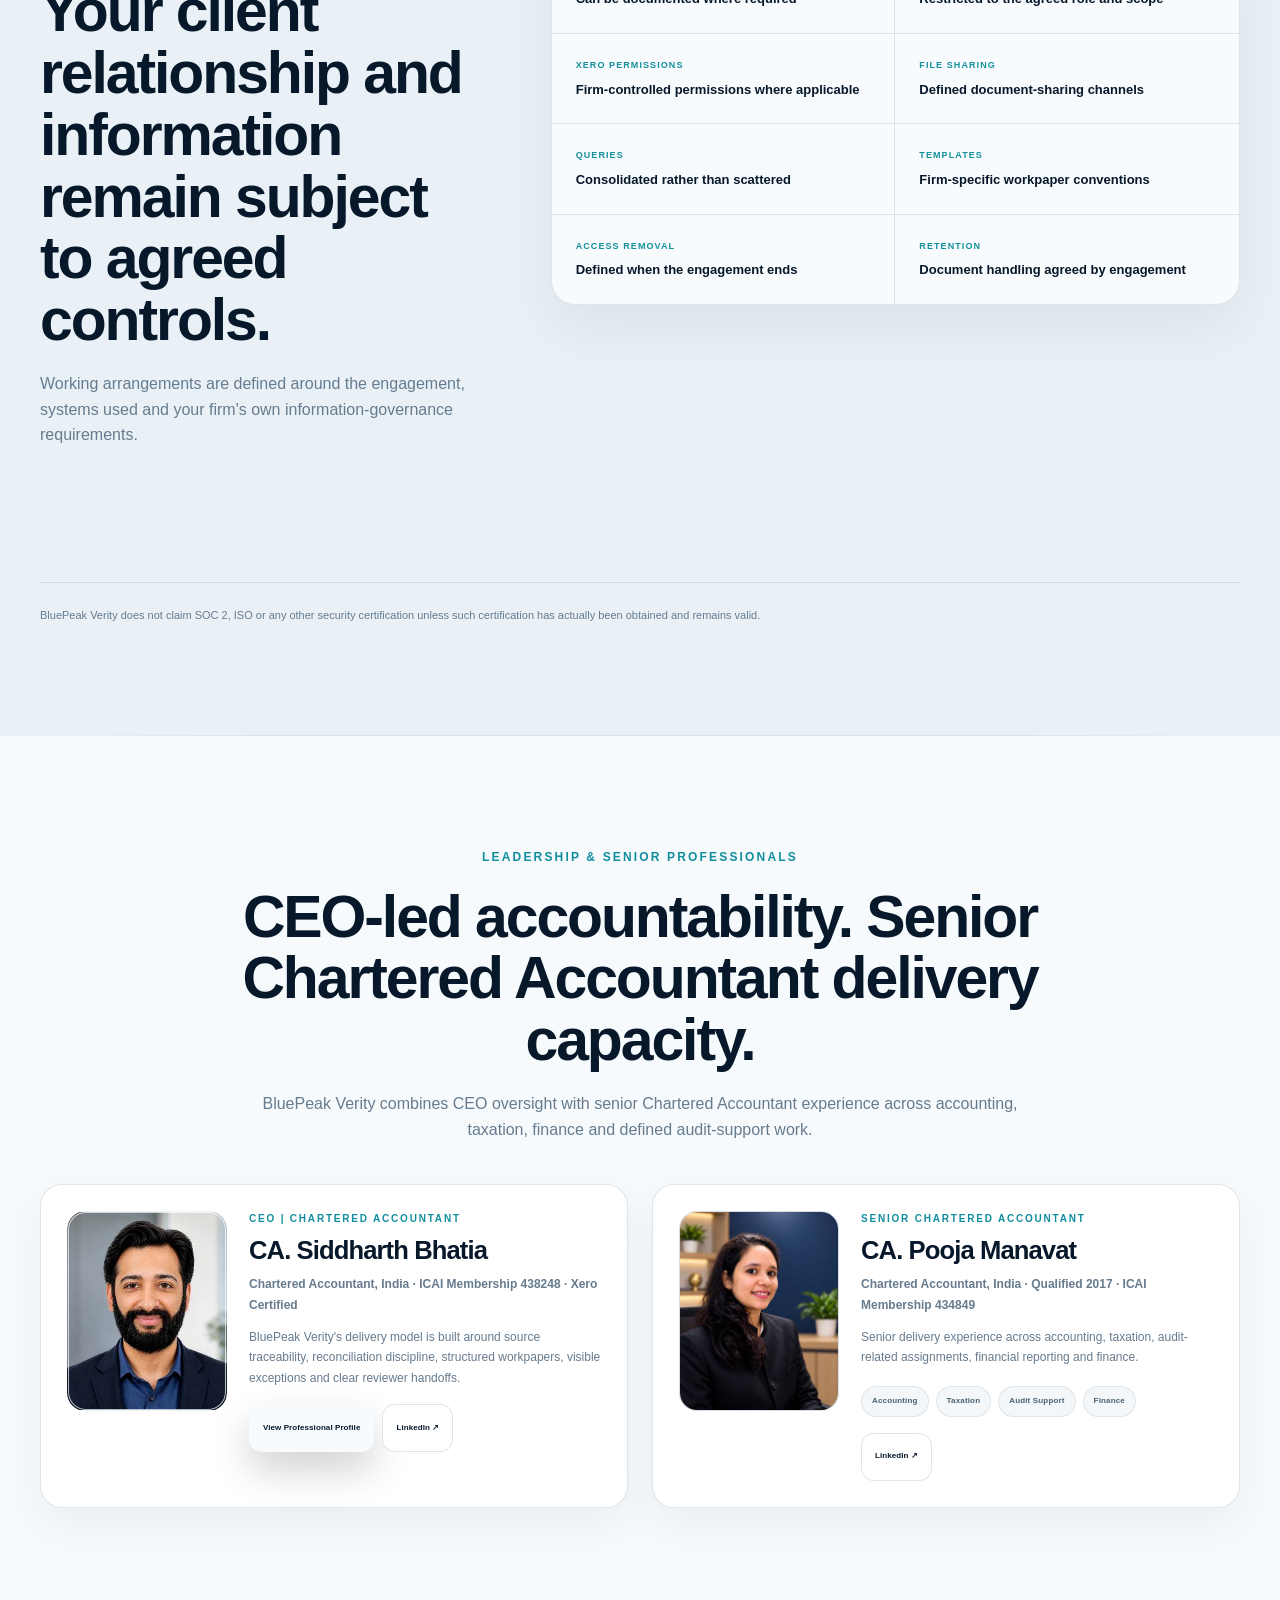
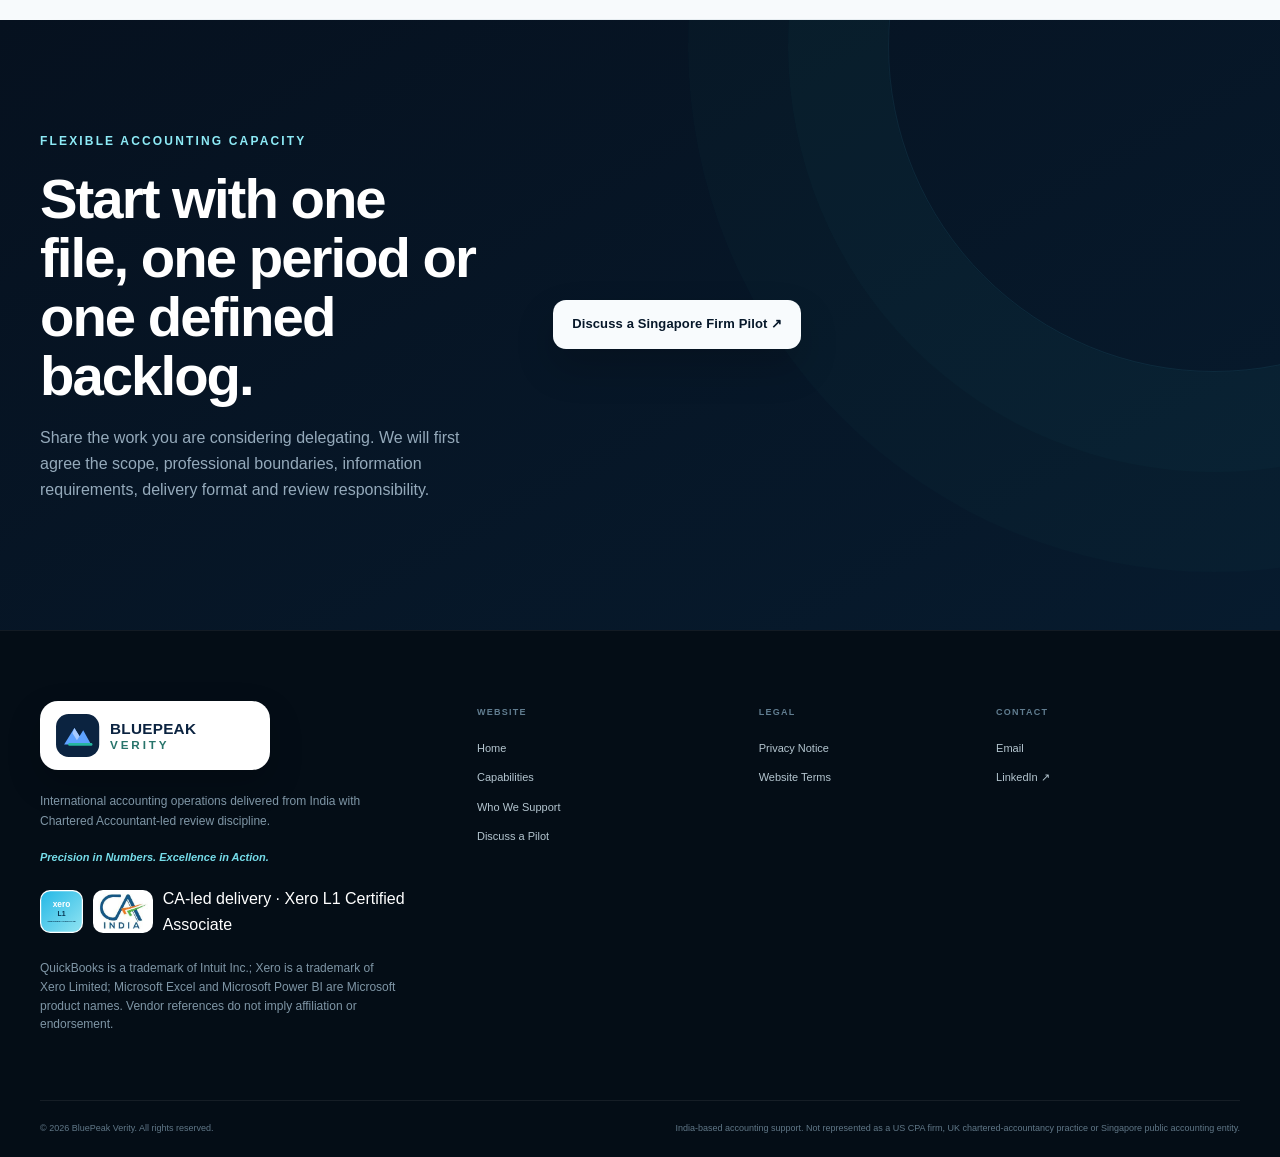
<file: singapore-accounting-firms.html>
<!doctype html>
<html lang="en">
<head>
  <meta charset="utf-8">
  <meta name="viewport" content="width=device-width,initial-scale=1,viewport-fit=cover">
  <title>Accounting Delivery Support for Singapore Accounting Firms | BluePeak Verity</title>
  <meta name="description" content="CA-led white-label bookkeeping, reconciliations, month-end schedules, GST source-data support and reviewer-ready workpapers for Singapore accounting firms.">
  <link rel="canonical" href="https://bluepeakverity.com/singapore-accounting-firms.html">
  <meta name="robots" content="index,follow,max-image-preview:large">
  <meta name="theme-color" content="#06111f">
  <meta name="referrer" content="strict-origin-when-cross-origin">
  <meta property="og:type" content="website">
  <meta property="og:site_name" content="BluePeak Verity">
  <meta property="og:title" content="Accounting Delivery Support for Singapore Accounting Firms | BluePeak Verity">
  <meta property="og:description" content="Reviewer-ready accounting capacity behind your Singapore practice.">
  <meta property="og:url" content="https://bluepeakverity.com/singapore-accounting-firms.html">
  <meta property="og:image" content="https://bluepeakverity.com/assets/og-card.svg">
  <link rel="icon" href="assets/favicon.svg" type="image/svg+xml">
  <link rel="stylesheet" href="assets/styles.css?v=20260807-definitive-1">
  <link rel="stylesheet" href="assets/commercial-upgrade.css?v=20260817-1">
  <script defer src="assets/script.js?v=20260914-elite-v3-r1"></script>
  <script type="application/ld+json">
  {
    "@context":"https://schema.org",
    "@type":"Service",
    "name":"Accounting Delivery Support for Singapore Accounting Firms",
    "provider":{"@type":"ProfessionalService","name":"BluePeak Verity","url":"https://bluepeakverity.com/"},
    "areaServed":"Singapore",
    "description":"India-based Chartered Accountant-led white-label accounting preparation support for Singapore accounting firms, including bookkeeping, reconciliations, month-end schedules, GST source-data support and reviewer-ready workpapers."
  }
  </script>
</head>
<body class="page-shell sg-page">
  <a class="skip-link" href="#main">Skip to main content</a>
  <div class="site-progress" aria-hidden="true"><span></span></div>
  <header class="site-header" data-header>
    <div class="container nav-shell">
      <a class="brand" href="index.html" aria-label="BluePeak Verity home"><img src="assets/logo.svg" alt="BluePeak Verity" width="216" height="58"></a>
      <button class="nav-toggle" type="button" aria-expanded="false" aria-controls="site-nav" aria-label="Open navigation"><span></span><span></span></button>
      <nav class="site-nav" id="site-nav" aria-label="Primary navigation">
        <a href="index.html#capabilities">Capabilities</a>
        <a href="#delegate">What You Can Delegate</a>
        <a href="#workflow">How We Work</a>
        <a href="#pilot">Pilot</a>
        <a href="about.html">About</a>
        <a href="xero-certified.html">Credentials</a>
        <a href="index.html#contact" class="nav-cta">Discuss a Pilot</a>
      </nav>
    </div>
  </header>

  <main id="main">
    <section class="page-hero">
      <div class="container" data-reveal>
        <p class="eyebrow">For Singapore Accounting Firms</p>
        <h1>Reviewer-ready accounting capacity behind your Singapore practice.</h1>
        <p>BluePeak Verity provides CA-led, white-label bookkeeping, reconciliations, month-end schedules and supporting workpapers for Singapore accounting firms. Extend execution capacity while your firm retains the client relationship, professional judgement and final review.</p>
        <div class="sg-hero-actions">
          <a class="btn btn-primary" href="index.html#contact">Discuss a Singapore Firm Pilot <span aria-hidden="true">↗</span></a>
          <a class="btn btn-ghost" href="#deliverables">View Typical Deliverables</a>
        </div>
        <div class="sg-proof-strip" aria-label="Professional positioning">
          <span>Indian Chartered Accountant-led</span>
          <span>Xero Certified</span>
          <span>White-Label Delivery</span>
          <span>Reviewer-Ready Handoffs</span>
        </div>
      </div>
    </section>

    <section class="section" id="capacity">
      <div class="container section-intro" data-reveal>
        <p class="eyebrow">Why firms use external capacity</p>
        <h2>More clients should not automatically mean more permanent headcount.</h2>
        <p>Accounting practices frequently face uneven production workloads. Month-end deadlines, GST periods, year-end preparation, staff leave, resignations, cleanup assignments and new-client onboarding can increase preparation work faster than internal capacity.</p>
      </div>
      <div class="container sg-problem-grid">
        <article data-reveal><span>01</span><h3>Backlogs</h3><p>Clear accumulated bookkeeping and reconciliation work without distracting senior reviewers from current-period delivery.</p></article>
        <article data-reveal><span>02</span><h3>Peak Workloads</h3><p>Add temporary accounting capacity during high-volume close, GST or year-end periods.</p></article>
        <article data-reveal><span>03</span><h3>Recurring Delivery</h3><p>Move defined bookkeeping and month-end processes into a repeatable delivery workflow.</p></article>
        <article data-reveal><span>04</span><h3>Reviewer Capacity</h3><p>Reduce the time senior professionals spend correcting basic preparation work.</p></article>
      </div>
    </section>

    <section class="section section-dark" id="delegate">
      <div class="container section-intro" data-reveal>
        <p class="eyebrow">What your firm can delegate</p>
        <h2>Defined accounting work with a <span>clear review boundary.</span></h2>
        <p>BluePeak works within the agreed chart of accounts, templates, naming conventions, close checklist and reviewer expectations of your practice.</p>
      </div>
      <div class="container sg-scope-grid">
        <article data-reveal><h3>Bookkeeping</h3><p>Transaction review, coding and ledger maintenance using your firm's agreed accounting structure.</p></article>
        <article data-reveal><h3>Bank &amp; Card Reconciliations</h3><p>Statement-to-ledger matching with reconciling differences clearly identified.</p></article>
        <article data-reveal><h3>Month-End Support</h3><p>Close schedules, supporting workpapers and period-end preparation.</p></article>
        <article data-reveal><h3>AP &amp; AR</h3><p>Ageing schedules, balance reviews and exception reporting.</p></article>
        <article data-reveal><h3>Catch-Up &amp; Cleanup</h3><p>Historical books, backlogs, duplicated transactions, misclassifications and unreconciled balances.</p></article>
        <article data-reveal><h3>GST Source-Data Support</h3><p>Supporting schedules and reconciliations prepared for your firm's review. Statutory filing responsibility remains with the appropriately authorised professional or entity.</p></article>
        <article data-reveal><h3>Financial Reporting Support</h3><p>Supporting schedules and management-reporting preparation under the agreed accounting framework.</p></article>
        <article data-reveal><h3>Workpapers</h3><p>Source-data schedules, evidence indexes and reviewer-ready supporting documentation.</p></article>
      </div>
    </section>

    <section class="section deliverables-section" id="deliverables">
      <div class="container section-intro" data-reveal>
        <p class="eyebrow">Reviewer handoff</p>
        <h2>Work designed for the next professional in the process.</h2>
        <p>A typical delivery can be structured so completed work, open items and reviewer-required matters are visible without forcing the reviewer to reconstruct what happened.</p>
      </div>
      <div class="container sg-handoff-list">
        <div data-reveal><strong>Updated Ledger</strong><span>Agreed bookkeeping and coding completed.</span></div>
        <div data-reveal><strong>Bank Reconciliation</strong><span>Statement-to-ledger matching with open items identified.</span></div>
        <div data-reveal><strong>Credit-Card Reconciliation</strong><span>Balance reconciliation and exceptions.</span></div>
        <div data-reveal><strong>AP Ageing</strong><span>Supplier balances and unusual items.</span></div>
        <div data-reveal><strong>AR Ageing</strong><span>Customer balances and collection exceptions.</span></div>
        <div data-reveal><strong>Balance-Sheet Schedules</strong><span>Supporting schedules for agreed accounts.</span></div>
        <div data-reveal><strong>Fixed-Asset Movement</strong><span>Movement and classification support where applicable.</span></div>
        <div data-reveal><strong>GST Supporting Schedule</strong><span>Source-data and reconciliation support for firm review.</span></div>
        <div data-reveal><strong>Open-Items Tracker</strong><span>Status, required action and unresolved matters.</span></div>
        <div data-reveal><strong>Missing-Document List</strong><span>Outstanding evidence kept visible.</span></div>
        <div data-reveal><strong>Reviewer Query Sheet</strong><span>Questions consolidated into a structured handoff.</span></div>
        <div data-reveal><strong>Completion Status</strong><span>Completed, pending and reviewer-required matters separated.</span></div>
      </div>
    </section>

    <section class="section white-label-section" id="white-label">
      <div class="container section-intro" data-reveal>
        <p class="eyebrow">Your firm stays in control</p>
        <h2>BluePeak works behind your practice—not between you and your client.</h2>
      </div>
      <div class="container white-label-shell">
        <article class="responsibility-panel" data-reveal>
          <p class="eyebrow">Your firm retains</p>
          <div><strong>Client ownership</strong><span>Your firm remains the client-facing professional relationship.</span></div>
          <div><strong>Engagement terms</strong><span>Your firm controls its own pricing, scope and client communications.</span></div>
          <div><strong>Professional judgement</strong><span>Accounting, tax, regulatory and advisory conclusions remain with the responsible professional.</span></div>
          <div><strong>Review &amp; final communication</strong><span>Your reviewer determines final acceptance and client-facing conclusions.</span></div>
          <div><strong>Regulatory &amp; statutory responsibility</strong><span>No Singapore statutory authority is transferred through preparation support.</span></div>
        </article>
        <article class="responsibility-panel bluepeak-panel" data-reveal>
          <p class="eyebrow">BluePeak provides</p>
          <div><strong>Accounting preparation</strong><span>Bookkeeping and agreed ledger work.</span></div>
          <div><strong>Reconciliations</strong><span>Bank, card and supporting balance-sheet schedules.</span></div>
          <div><strong>Supporting schedules</strong><span>Close, ageing and account-support workpapers.</span></div>
          <div><strong>Exception identification</strong><span>Missing evidence and unusual items are surfaced rather than guessed.</span></div>
          <div><strong>Query consolidation</strong><span>Open matters are organised into one defined tracker.</span></div>
          <div><strong>Reviewer-ready handoff</strong><span>Completed work, unresolved matters and supporting schedules are delivered together.</span></div>
        </article>
      </div>
      <div class="container white-label-close" data-reveal><strong>Your templates, chart of accounts, naming conventions, close checklist and review expectations can be incorporated into the delivery workflow.</strong></div>
    </section>

    <section class="section operating-section" id="workflow">
      <div class="container section-intro" data-reveal>
        <p class="eyebrow">Delivery workflow</p>
        <h2>A visible path from source records to reviewer handoff.</h2>
      </div>
      <div class="container sg-flow">
        <article data-reveal><span>01 · SCOPE</span><h3>Agree the assignment.</h3><p>Define entity, period, responsibilities, platform, deadlines and expected outputs.</p></article>
        <article data-reveal><span>02 · SOURCE</span><h3>Confirm the records.</h3><p>Confirm access, source documents and missing information before preparation starts.</p></article>
        <article data-reveal><span>03 · PREPARE</span><h3>Apply your structure.</h3><p>Complete the agreed accounting work using the firm's conventions and workpaper expectations.</p></article>
        <article data-reveal><span>04 · RECONCILE</span><h3>Connect balances to evidence.</h3><p>Match material balances to statements, schedules and supporting records.</p></article>
        <article data-reveal><span>05 · ESCALATE</span><h3>Do not guess.</h3><p>Unusual items, missing evidence and judgement matters are listed for the responsible reviewer.</p></article>
        <article data-reveal><span>06 · HANDOFF</span><h3>Close the loop cleanly.</h3><p>Deliver completed work, open items, supporting schedules and reviewer queries in an organised pack.</p></article>
      </div>
    </section>

    <section class="section" id="use-cases">
      <div class="container section-intro" data-reveal>
        <p class="eyebrow">When to use BluePeak</p>
        <h2>Flexible capacity for practical operating situations.</h2>
      </div>
      <div class="container sg-use-grid">
        <article data-reveal><span>01</span><h3>Staff departure or leave</h3><p>Maintain delivery continuity without rushing a permanent hiring decision.</p></article>
        <article data-reveal><span>02</span><h3>Month-end workload spike</h3><p>Move preparation work away from senior reviewers during close periods.</p></article>
        <article data-reveal><span>03</span><h3>Client onboarding</h3><p>Clear initial bookkeeping, reconciliations and cleanup before recurring delivery begins.</p></article>
        <article data-reveal><span>04</span><h3>GST-period pressure</h3><p>Prepare supporting source-data schedules and reconciliation work for firm review.</p></article>
        <article data-reveal><span>05</span><h3>Historical backlog</h3><p>Clear previous periods before the normal accounting cadence resumes.</p></article>
        <article data-reveal><span>06</span><h3>Growth without immediate hiring</h3><p>Support additional client volume while the firm evaluates long-term staffing requirements.</p></article>
        <article data-reveal><span>07</span><h3>Cleanup assignment</h3><p>Bring a disorganised Xero or spreadsheet file into a structured review position.</p></article>
        <article data-reveal><span>08</span><h3>Defined process outsourcing</h3><p>Move a repeatable accounting process into an agreed preparation and handoff cadence.</p></article>
      </div>
    </section>

    <section class="section section-dark" id="pilot">
      <div class="container sg-pilot-card" data-reveal>
        <div>
          <p class="eyebrow">Start with one assignment</p>
          <h2>Test the operating model before scaling it.</h2>
          <p>The pilot allows your firm to evaluate preparation quality, documentation, communication and reviewer handoff before committing to recurring delivery.</p>
          <p class="price"><strong>From US$249</strong></p>
          <a class="btn btn-light" href="index.html#contact">Discuss a Singapore Firm Pilot ↗</a>
        </div>
        <div class="sg-pilot-list">
          <div>One entity or defined accounting batch</div>
          <div>One accounting period or cleanup scope</div>
          <div>Agreed bookkeeping / reconciliation tasks</div>
          <div>Open-item and exception tracker</div>
          <div>Supporting workpapers</div>
          <div>Reviewer-ready handoff</div>
          <div>One structured feedback round</div>
          <div>Recommended recurring workflow</div>
        </div>
      </div>
      <p class="container pricing-disclaimer" style="color:#8299a9">Final pricing and timeline are confirmed after the assignment scope and sample records are reviewed.</p>
    </section>

    <section class="section" id="boundaries">
      <div class="container section-intro" data-reveal>
        <p class="eyebrow">Clear responsibility</p>
        <h2>Preparation support does not transfer professional responsibility.</h2>
      </div>
      <div class="container sg-boundary" data-reveal>
        <p>BluePeak Verity is an India-based accounting delivery business led by an Indian Chartered Accountant.</p>
        <p>BluePeak Verity does not represent itself as a Singapore public accounting entity, Singapore Chartered Accountant practice or corporate service provider merely by providing accounting preparation support.</p>
        <p>Any Singapore-specific statutory filing, regulated representation, professional opinion or sign-off remains subject to the responsibility and authority of the appropriately qualified Singapore professional or entity.</p>
      </div>
    </section>

    <section class="section confidentiality-section" id="security">
      <div class="container confidentiality-shell">
        <div class="section-intro" data-reveal>
          <p class="eyebrow">Confidentiality &amp; working controls</p>
          <h2>Your client relationship and information remain subject to agreed controls.</h2>
          <p>Working arrangements are defined around the engagement, systems used and your firm's own information-governance requirements.</p>
        </div>
        <div class="control-matrix" data-reveal>
          <div><span>NDA</span><strong>Can be documented where required</strong></div>
          <div><span>System access</span><strong>Restricted to the agreed role and scope</strong></div>
          <div><span>Xero permissions</span><strong>Firm-controlled permissions where applicable</strong></div>
          <div><span>File sharing</span><strong>Defined document-sharing channels</strong></div>
          <div><span>Queries</span><strong>Consolidated rather than scattered</strong></div>
          <div><span>Templates</span><strong>Firm-specific workpaper conventions</strong></div>
          <div><span>Access removal</span><strong>Defined when the engagement ends</strong></div>
          <div><span>Retention</span><strong>Document handling agreed by engagement</strong></div>
        </div>
        <p class="security-note" data-reveal>BluePeak Verity does not claim SOC 2, ISO or any other security certification unless such certification has actually been obtained and remains valid.</p>
      </div>
    </section>

    <section class="section founder-section">
      <div class="container sg-founder-mini">
        <div class="founder-photo-frame" data-reveal><img src="assets/founder-original-attached.jpg" alt="CA Siddharth Bhatia, founder of BluePeak Verity" width="640" height="640" loading="lazy" decoding="async"></div>
        <div data-reveal>
          <p class="eyebrow">Founder</p>
          <h2>CA Siddharth Bhatia</h2>
          <p><strong>Chartered Accountant, India · ICAI Membership 438248 · Xero Certified</strong></p>
          <p>BluePeak Verity's delivery model is built around source traceability, reconciliation discipline, structured workpapers, visible exceptions and clear reviewer handoffs.</p>
          <div class="hero-actions">
            <a class="btn btn-primary" href="about.html">View Professional Profile</a>
            <a class="btn btn-ghost dark" href="https://www.linkedin.com/in/ca-siddharth-bhatia" target="_blank" rel="noopener noreferrer">LinkedIn ↗</a>
          </div>
        </div>
      </div>
    </section>

    <section class="section contact-section">
      <div class="container contact-shell">
        <div class="contact-copy" data-reveal>
          <p class="eyebrow">Flexible accounting capacity</p>
          <h2>Start with one file, one period or one defined backlog.</h2>
          <p>Share the work you are considering delegating. We will first agree the scope, professional boundaries, information requirements, delivery format and review responsibility.</p>
        </div>
        <div data-reveal style="align-self:center">
          <a class="btn btn-primary" href="index.html#contact">Discuss a Singapore Firm Pilot ↗</a>
        </div>
      </div>
    </section>
  </main>

  <footer class="site-footer">
    <div class="container footer-top">
      <div class="footer-brand"><img src="assets/logo.svg" alt="BluePeak Verity" width="216" height="58"><p>International accounting operations delivered from India with Chartered Accountant-led review discipline.</p><strong>Precision in Numbers. Excellence in Action.</strong></div>
      <div class="footer-col"><h2>Website</h2><a href="index.html">Home</a><a href="index.html#capabilities">Capabilities</a><a href="index.html#audiences">Who We Support</a><a href="index.html#contact">Discuss a Pilot</a></div>
      <div class="footer-col"><h2>Legal</h2><a href="privacy.html">Privacy Notice</a><a href="terms.html">Website Terms</a></div>
      <div class="footer-col"><h2>Contact</h2><a href="mailto:siddharth.v.bhatia@gmail.com">Email</a><a href="https://www.linkedin.com/in/ca-siddharth-bhatia" target="_blank" rel="noopener noreferrer">LinkedIn ↗</a></div>
    </div>
    <div class="container footer-bottom"><span>© 2026 BluePeak Verity. All rights reserved.</span><span>India-based accounting support. Not represented as a US CPA firm, UK chartered-accountancy practice or Singapore public accounting entity.</span></div>
  </footer>
</body>
</html>
</file>
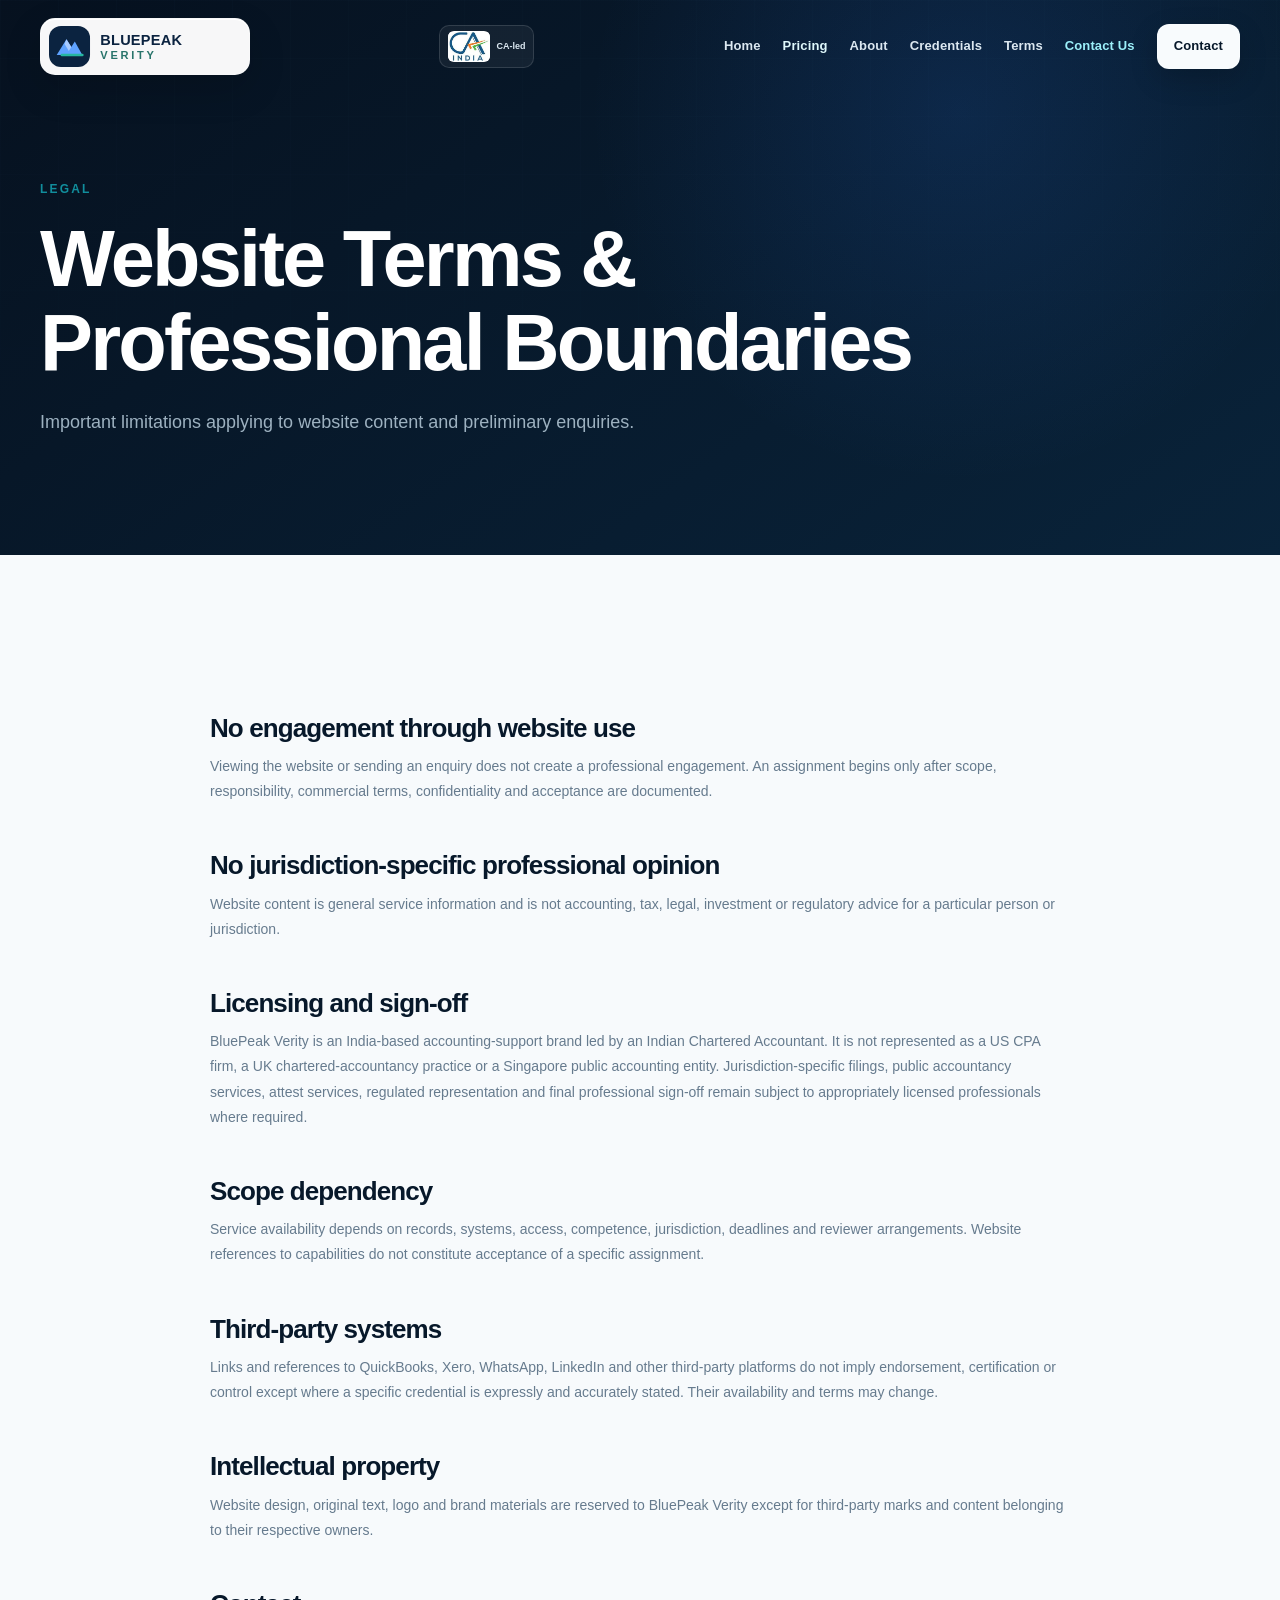
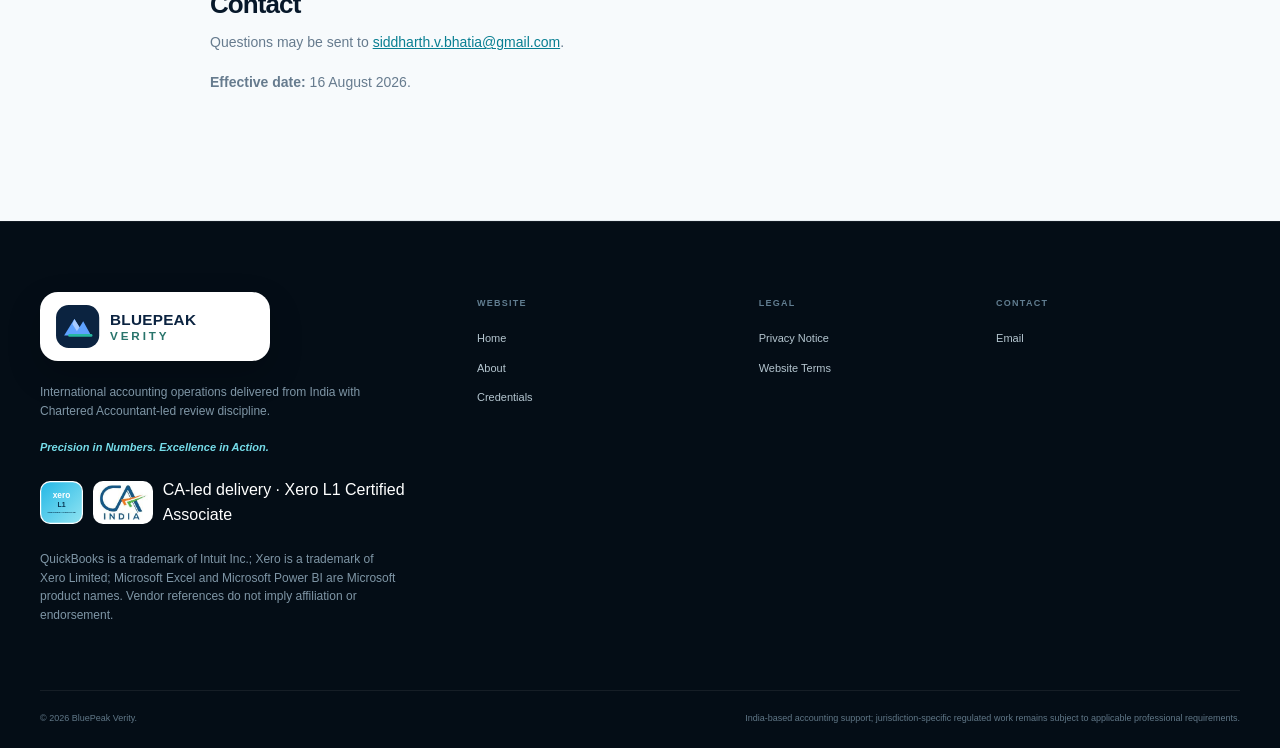
<file: terms.html>
<!doctype html><html lang="en"><head><meta charset="utf-8"><meta name="viewport" content="width=device-width,initial-scale=1,viewport-fit=cover"><title>Website Terms | BluePeak Verity</title><meta name="description" content="BluePeak Verity website terms and professional boundaries."><link rel="canonical" href="https://bluepeakverity.com/terms.html"><meta name="robots" content="index,follow"><meta name="theme-color" content="#06111f"><link rel="icon" href="assets/favicon.svg"><link rel="stylesheet" href="assets/styles.css?v=20260807-definitive-1"><script defer src="assets/script.js?v=20260807-definitive-1"></script></head><body class="page-shell"><a class="skip-link" href="#main">Skip to main content</a><div class="site-progress" aria-hidden="true"><span></span></div><header class="site-header" data-header><div class="container nav-shell"><a class="brand" href="index.html"><img src="assets/logo.svg" alt="BluePeak Verity" width="216" height="58"></a><button class="nav-toggle" type="button" aria-expanded="false" aria-controls="site-nav" aria-label="Open navigation"><span></span><span></span></button><nav class="site-nav" id="site-nav"><a href="index.html">Home</a><a href="about.html">About</a><a href="xero-certified.html">Credentials</a><a href="terms.html" aria-current="page">Terms</a><a href="index.html#contact" class="nav-cta">Contact</a></nav></div></header><main id="main"><section class="page-hero"><div class="container" data-reveal><p class="eyebrow">Legal</p><h1>Website Terms &amp; Professional Boundaries</h1><p>Important limitations applying to website content and preliminary enquiries.</p></div></section><section class="section"><div class="container content-prose" data-reveal><h2>No engagement through website use</h2><p>Viewing the website or sending an enquiry does not create a professional engagement. An assignment begins only after scope, responsibility, commercial terms, confidentiality and acceptance are documented.</p><h2>No jurisdiction-specific professional opinion</h2><p>Website content is general service information and is not accounting, tax, legal, investment or regulatory advice for a particular person or jurisdiction.</p><h2>Licensing and sign-off</h2><p>BluePeak Verity is an India-based accounting-support brand led by an Indian Chartered Accountant. It is not represented as a US CPA firm, a UK chartered-accountancy practice or a Singapore public accounting entity. Jurisdiction-specific filings, public accountancy services, attest services, regulated representation and final professional sign-off remain subject to appropriately licensed professionals where required.</p><h2>Scope dependency</h2><p>Service availability depends on records, systems, access, competence, jurisdiction, deadlines and reviewer arrangements. Website references to capabilities do not constitute acceptance of a specific assignment.</p><h2>Third-party systems</h2><p>Links and references to QuickBooks, Xero, WhatsApp, LinkedIn and other third-party platforms do not imply endorsement, certification or control except where a specific credential is expressly and accurately stated. Their availability and terms may change.</p><h2>Intellectual property</h2><p>Website design, original text, logo and brand materials are reserved to BluePeak Verity except for third-party marks and content belonging to their respective owners.</p><h2>Contact</h2><p>Questions may be sent to <a href="mailto:siddharth.v.bhatia@gmail.com">siddharth.v.bhatia@gmail.com</a>.</p><p><strong>Effective date:</strong> 16 August 2026.</p></div></section></main><footer class="site-footer"><div class="container footer-top"><div class="footer-brand"><img src="assets/logo.svg" alt="BluePeak Verity" width="216" height="58"><p>International accounting operations delivered from India with Chartered Accountant-led review discipline.</p><strong>Precision in Numbers. Excellence in Action.</strong></div><div class="footer-col"><h2>Website</h2><a href="index.html">Home</a><a href="about.html">About</a><a href="xero-certified.html">Credentials</a></div><div class="footer-col"><h2>Legal</h2><a href="privacy.html">Privacy Notice</a><a href="terms.html">Website Terms</a></div><div class="footer-col"><h2>Contact</h2><a href="mailto:siddharth.v.bhatia@gmail.com">Email</a></div></div><div class="container footer-bottom"><span>© 2026 BluePeak Verity.</span><span>India-based accounting support; jurisdiction-specific regulated work remains subject to applicable professional requirements.</span></div></footer></body></html>
</file>
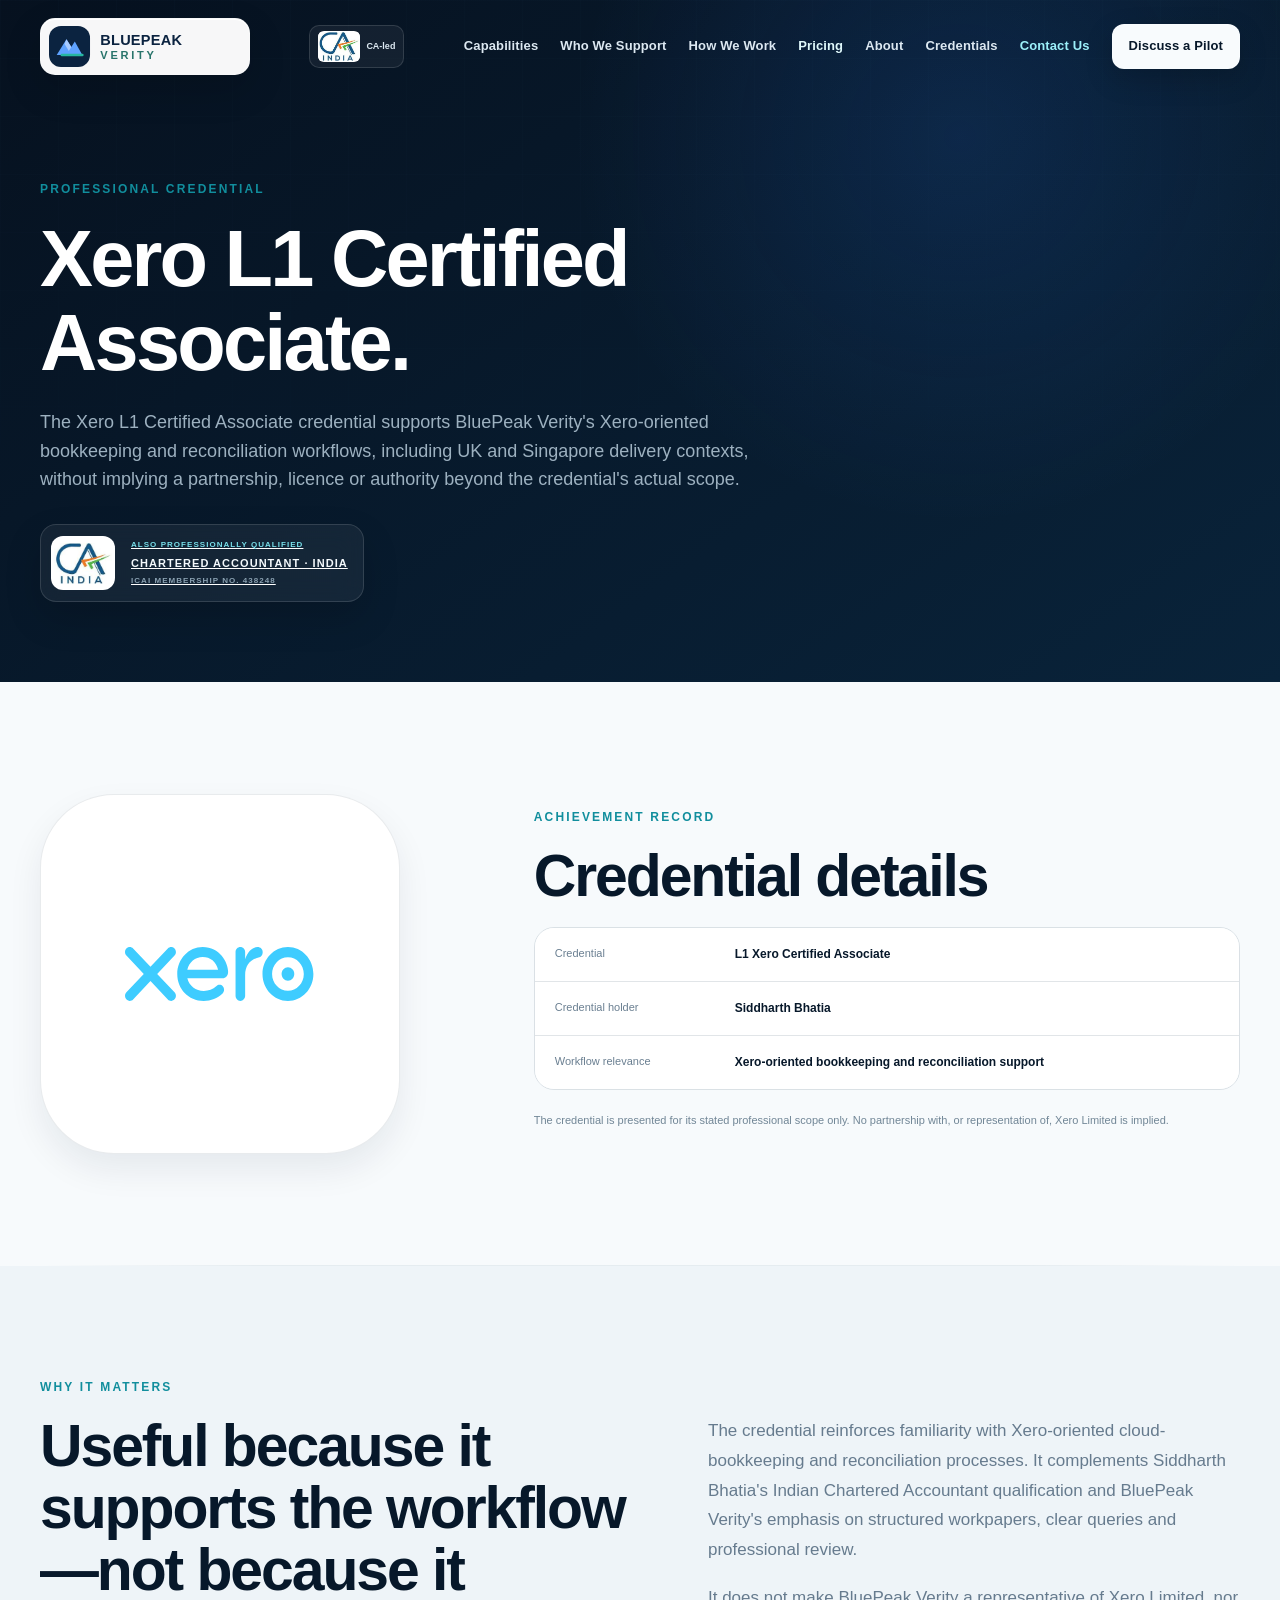
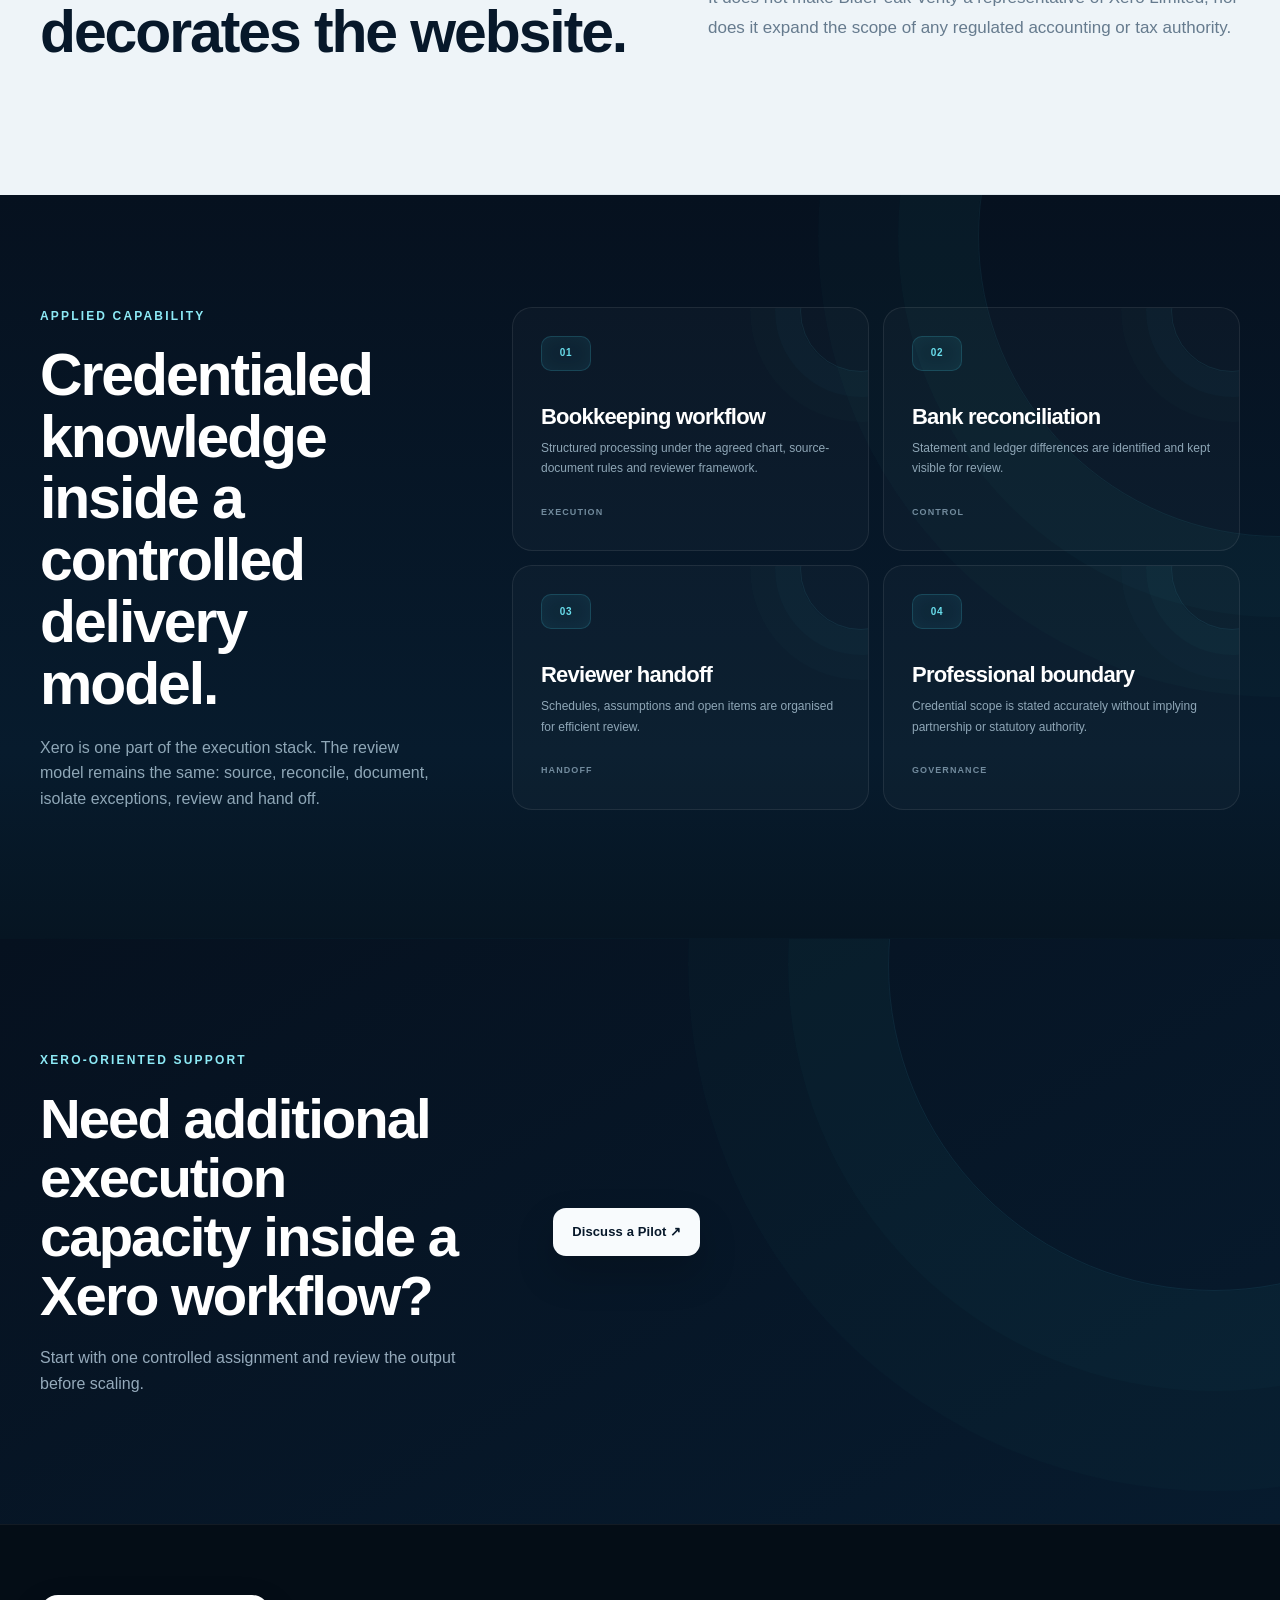
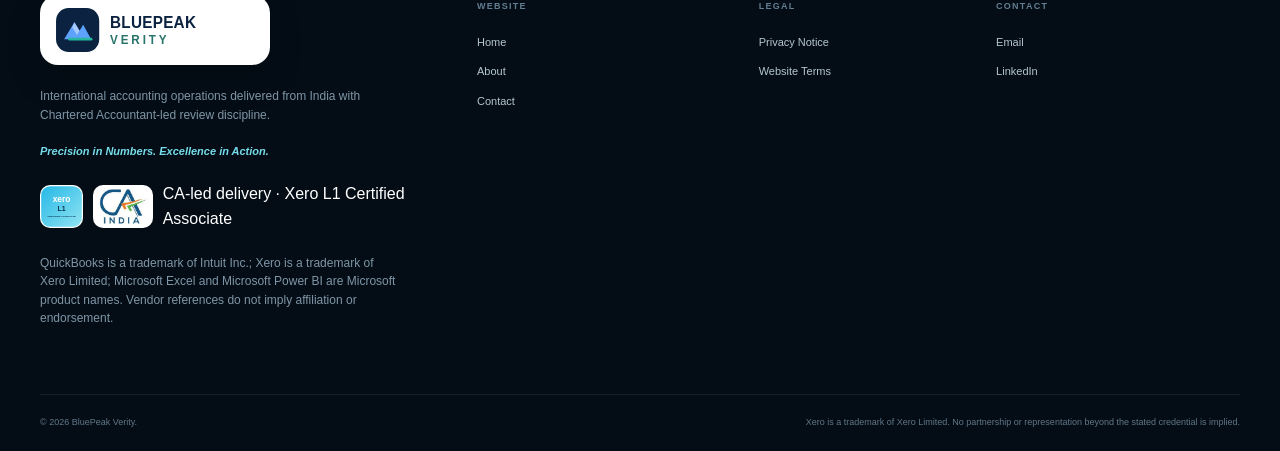
<file: xero-certified.html>
<!doctype html>
<html lang="en">
<head>
  <meta charset="utf-8"><meta name="viewport" content="width=device-width,initial-scale=1,viewport-fit=cover">
  <title>Xero L1 Certified Associate | CA Siddharth Bhatia | BluePeak Verity</title>
  <meta name="description" content="Credential details for CA Siddharth Bhatia's Xero L1 Certified Associate achievement and its relevance to BluePeak Verity's Xero-oriented accounting workflows, including UK and Singapore delivery contexts.">
  <link rel="canonical" href="https://bluepeakverity.com/xero-certified.html">
  <meta name="robots" content="index,follow,max-image-preview:large"><meta name="theme-color" content="#06111f"><meta name="referrer" content="strict-origin-when-cross-origin">
  <meta property="og:type" content="profile"><meta property="og:title" content="Xero L1 Certified Associate | CA Siddharth Bhatia"><meta property="og:description" content="Professional credential integrated into BluePeak Verity's Xero-oriented accounting support capability."><meta property="og:url" content="https://bluepeakverity.com/xero-certified.html"><meta property="og:image" content="https://bluepeakverity.com/assets/og-card.svg">
  <link rel="icon" href="assets/favicon.svg" type="image/svg+xml"><link rel="stylesheet" href="assets/styles.css?v=20260807-definitive-1"><script defer src="assets/script.js?v=20260914-elite-v3-r1"></script>
  <script type="application/ld+json">{"@context":"https://schema.org","@type":"Person","name":"Siddharth Bhatia","honorificPrefix":"CA","jobTitle":"Chartered Accountant (India)","hasCredential":{"@type":"EducationalOccupationalCredential","name":"L1 Xero Certified Associate","credentialCategory":"Professional certification"},"sameAs":["https://www.linkedin.com/in/ca-siddharth-bhatia"]}</script>
</head>
<body class="page-shell">
<a class="skip-link" href="#main">Skip to main content</a><div class="site-progress" aria-hidden="true"><span></span></div>
<header class="site-header" data-header><div class="container nav-shell"><a class="brand" href="index.html"><img src="assets/logo.svg" alt="BluePeak Verity" width="216" height="58"></a><button class="nav-toggle" type="button" aria-expanded="false" aria-controls="site-nav" aria-label="Open navigation"><span></span><span></span></button><nav class="site-nav" id="site-nav"><a href="index.html#capabilities">Capabilities</a><a href="index.html#audiences">Who We Support</a><a href="index.html#operating-system">How We Work</a><a href="about.html">About</a><a href="xero-certified.html" aria-current="page">Credentials</a><a href="index.html#contact" class="nav-cta">Discuss a Pilot</a></nav></div></header>
<main id="main">
  <section class="page-hero credential-page-hero"><div class="container" data-reveal><p class="eyebrow">Professional credential</p><h1>Xero L1 Certified Associate.</h1><p>The Xero L1 Certified Associate credential supports BluePeak Verity's Xero-oriented bookkeeping and reconciliation workflows, including UK and Singapore delivery contexts, without implying a partnership, licence or authority beyond the credential's actual scope.</p></div></section>
  <section class="section"><div class="container credential-record"><div class="credential-badge-large" data-reveal aria-label="Xero L1 credential representation"><div><span>xero</span><strong>L1</strong></div></div><div data-reveal><p class="eyebrow">Achievement record</p><h2>Credential details</h2><div class="credential-meta-table"><div><span>Credential</span><strong>L1 Xero Certified Associate</strong></div><div><span>Credential holder</span><strong>Siddharth Bhatia</strong></div><div><span>Workflow relevance</span><strong>Xero-oriented bookkeeping and reconciliation support</strong></div></div><p class="boundary-note">The credential is presented for its stated professional scope only. No partnership with, or representation of, Xero Limited is implied.</p></div></div></section>
  <section class="section" style="background:#eef4f8"><div class="container split-heading"><div data-reveal><p class="eyebrow">Why it matters</p><h2>Useful because it supports the workflow—not because it decorates the website.</h2></div><div class="problem-copy" data-reveal><p>The credential reinforces familiarity with Xero-oriented cloud-bookkeeping and reconciliation processes. It complements Siddharth Bhatia's Indian Chartered Accountant qualification and BluePeak Verity's emphasis on structured workpapers, clear queries and professional review.</p><p>It does not make BluePeak Verity a representative of Xero Limited, nor does it expand the scope of any regulated accounting or tax authority.</p></div></div></section>
  <section class="section section-dark"><div class="container tech-layout"><div data-reveal><p class="eyebrow">Applied capability</p><h2>Credentialed knowledge inside a controlled delivery model.</h2><p>Xero is one part of the execution stack. The review model remains the same: source, reconcile, document, isolate exceptions, review and hand off.</p></div><div class="tech-grid"><article class="tech-card" data-reveal><span>01</span><h3>Bookkeeping workflow</h3><p>Structured processing under the agreed chart, source-document rules and reviewer framework.</p><small>Execution</small></article><article class="tech-card" data-reveal><span>02</span><h3>Bank reconciliation</h3><p>Statement and ledger differences are identified and kept visible for review.</p><small>Control</small></article><article class="tech-card" data-reveal><span>03</span><h3>Reviewer handoff</h3><p>Schedules, assumptions and open items are organised for efficient review.</p><small>Handoff</small></article><article class="tech-card" data-reveal><span>04</span><h3>Professional boundary</h3><p>Credential scope is stated accurately without implying partnership or statutory authority.</p><small>Governance</small></article></div></div></section>
  <section class="section contact-section"><div class="container contact-shell"><div class="contact-copy" data-reveal><p class="eyebrow">Xero-oriented support</p><h2>Need additional execution capacity inside a Xero workflow?</h2><p>Start with one controlled assignment and review the output before scaling.</p></div><div data-reveal style="align-self:center"><a class="btn btn-primary" href="index.html#contact">Discuss a Pilot ↗</a></div></div></section>
</main>
<footer class="site-footer"><div class="container footer-top"><div class="footer-brand"><img src="assets/logo.svg" alt="BluePeak Verity" width="216" height="58"><p>International accounting operations delivered from India with Chartered Accountant-led review discipline.</p><strong>Precision in Numbers. Excellence in Action.</strong></div><div class="footer-col"><h2>Website</h2><a href="index.html">Home</a><a href="about.html">About</a><a href="index.html#contact">Contact</a></div><div class="footer-col"><h2>Legal</h2><a href="privacy.html">Privacy Notice</a><a href="terms.html">Website Terms</a></div><div class="footer-col"><h2>Contact</h2><a href="mailto:siddharth.v.bhatia@gmail.com">Email</a><a href="https://www.linkedin.com/in/ca-siddharth-bhatia" target="_blank" rel="noopener noreferrer">LinkedIn</a></div></div><div class="container footer-bottom"><span>© 2026 BluePeak Verity.</span><span>Xero is a trademark of Xero Limited. No partnership or representation beyond the stated credential is implied.</span></div></footer>
</body></html>
</file>
<file: assets/styles.css>
:root{--ink:#07182a;--ink-2:#10283f;--navy:#06111f;--navy-2:#0a1d31;--navy-3:#0c2d4b;--cyan:#4bdcf2;--cyan-2:#8deaf6;--blue:#2f7cf6;--ice:#eaf7fb;--paper:#f7fafc;--paper-2:#eef4f8;--white:#fff;--muted:#667b8e;--muted-dark:#9bb0c0;--line:rgba(9,42,69,.12);--line-dark:rgba(161,216,236,.18);--good:#50ddc6;--warn:#f4bd5e;--shadow:0 28px 80px rgba(4,22,37,.12);--radius:28px;--radius-sm:16px;--container:min(1200px,calc(100vw - 48px));--ease:cubic-bezier(.2,.75,.25,1)}*{box-sizing:border-box}html{scroll-behavior:smooth;scroll-padding-top:96px;background:var(--navy)}body{margin:0;background:var(--paper);color:var(--ink);font-family:Inter,ui-sans-serif,-apple-system,BlinkMacSystemFont,"Segoe UI",Helvetica,Arial,sans-serif;font-size:16px;line-height:1.6;-webkit-font-smoothing:antialiased;text-rendering:optimizeLegibility}body.nav-open{overflow:hidden}a{color:inherit}button,input,select,textarea{font:inherit}button{cursor:pointer}img,svg{display:block;max-width:100%}::selection{background:rgba(75,220,242,.32);color:var(--ink)}:focus-visible{outline:3px solid rgba(47,124,246,.5);outline-offset:4px;border-radius:8px}.container{width:var(--container);margin-inline:auto}.skip-link{position:fixed;left:18px;top:12px;z-index:9999;padding:10px 14px;background:#fff;color:#07182a;border-radius:10px;transform:translateY(-160%);transition:.2s}.skip-link:focus{transform:none}.site-progress{position:fixed;top:0;left:0;width:100%;height:2px;z-index:1000;background:transparent}.site-progress span{display:block;height:100%;width:0;background:linear-gradient(90deg,var(--blue),var(--cyan));box-shadow:0 0 12px rgba(75,220,242,.7)}.site-header{position:fixed;z-index:900;top:0;left:0;width:100%;padding:18px 0;transition:background .3s var(--ease),padding .3s var(--ease),box-shadow .3s var(--ease),border-color .3s var(--ease);border-bottom:1px solid transparent}.site-header.scrolled{padding:10px 0;background:rgba(5,17,30,.9);backdrop-filter:blur(18px) saturate(140%);-webkit-backdrop-filter:blur(18px) saturate(140%);border-color:rgba(255,255,255,.08);box-shadow:0 18px 46px rgba(0,0,0,.16)}.nav-shell{display:flex;align-items:center;justify-content:space-between;gap:32px}.brand{display:inline-flex;align-items:center;position:relative;z-index:2}.brand img{width:190px;height:auto;filter:brightness(0) invert(1);transition:opacity .2s}.brand:hover img{opacity:.88}.site-nav{display:flex;align-items:center;gap:28px;color:#dce8f1;font-size:13px;font-weight:700;letter-spacing:.01em}.site-nav a{text-decoration:none;position:relative;transition:color .2s}.site-nav>a:not(.nav-cta)::after{content:"";position:absolute;left:0;right:100%;bottom:-8px;height:1px;background:var(--cyan);transition:right .24s var(--ease)}.site-nav>a:not(.nav-cta):hover{color:#fff}.site-nav>a:not(.nav-cta):hover::after{right:0}.nav-cta{padding:11px 16px;border:1px solid rgba(255,255,255,.18);border-radius:12px;background:#f8fbfd;color:var(--ink)!important;box-shadow:0 10px 28px rgba(0,0,0,.18);transition:transform .2s var(--ease),box-shadow .2s var(--ease)!important}.nav-cta:hover{transform:translateY(-2px);box-shadow:0 14px 32px rgba(0,0,0,.24)}.nav-toggle{display:none;border:0;background:transparent;padding:10px;width:48px;height:48px;position:relative;z-index:3}.nav-toggle span{position:absolute;left:11px;width:26px;height:2px;background:#fff;border-radius:2px;transition:transform .25s var(--ease),top .25s var(--ease)}.nav-toggle span:first-child{top:17px}.nav-toggle span:last-child{top:29px}.nav-toggle[aria-expanded="true"] span:first-child{top:23px;transform:rotate(45deg)}.nav-toggle[aria-expanded="true"] span:last-child{top:23px;transform:rotate(-45deg)}.eyebrow{margin:0 0 18px;color:#118e9d;font-size:12px;font-weight:900;letter-spacing:.18em;text-transform:uppercase}.section-dark .eyebrow,.hero .eyebrow,.contact-section .eyebrow,.credential-section .eyebrow{color:var(--cyan-2)}h1,h2,h3,p{margin-top:0}h1,h2,h3{letter-spacing:-.035em;line-height:1.05}h1{font-size:clamp(46px,6.2vw,84px);font-weight:780}h2{font-size:clamp(36px,4.6vw,62px);font-weight:760;margin-bottom:20px}h2 span{color:#517084}.section-dark h2 span{color:#83a7bc}h3{font-size:clamp(21px,2.2vw,29px)}p{color:var(--muted);font-size:16px}.section{position:relative;padding:112px 0}.section-intro{max-width:760px;margin-bottom:48px}.section-intro>p:last-child{max-width:670px}.section-intro.centered{text-align:center;margin-inline:auto}.section-intro.centered>p:last-child{margin-inline:auto}.text-link{display:inline-flex;gap:8px;align-items:center;color:var(--ink);font-size:14px;font-weight:800;text-decoration:none;border-bottom:1px solid rgba(7,24,42,.24);padding-bottom:4px}.hero{min-height:860px;display:flex;align-items:center;position:relative;overflow:hidden;padding:142px 0 82px;background:radial-gradient(circle at 18% 12%,rgba(47,124,246,.16),transparent 38%),linear-gradient(145deg,#06111f 0%,#07192b 48%,#09243a 100%);color:#fff}.hero-grid-overlay{position:absolute;inset:0;opacity:.24;background-image:linear-gradient(rgba(121,193,226,.08) 1px,transparent 1px),linear-gradient(90deg,rgba(121,193,226,.08) 1px,transparent 1px);background-size:56px 56px;mask-image:linear-gradient(to bottom,#000 0,transparent 88%)}.hero::after{content:"";position:absolute;inset:auto 0 0;height:160px;background:linear-gradient(to bottom,transparent,var(--navy));pointer-events:none}.hero-aurora{position:absolute;border-radius:50%;filter:blur(90px);opacity:.22;pointer-events:none}.hero-aurora-a{width:520px;height:520px;background:#1775ff;left:-220px;top:180px}.hero-aurora-b{width:420px;height:420px;background:#22cadd;right:-120px;bottom:40px}.hero-layout{position:relative;z-index:1;display:grid;grid-template-columns:minmax(0,.92fr) minmax(560px,1.08fr);gap:62px;align-items:center}.signal-dot{display:inline-block;width:7px;height:7px;border-radius:50%;background:var(--good);box-shadow:0 0 0 7px rgba(80,221,198,.12);margin-right:10px;vertical-align:1px}.hero h1{max-width:710px;margin-bottom:26px;color:#f8fbff}.hero h1 span{display:block;color:#9cb3c6;font-weight:620}.hero-lead{max-width:630px;color:#b8c9d6;font-size:clamp(17px,1.45vw,20px);line-height:1.7;margin-bottom:30px}.hero-actions{display:flex;gap:12px;flex-wrap:wrap;margin-top:28px}.btn{display:inline-flex;align-items:center;justify-content:center;gap:10px;min-height:48px;padding:13px 18px;border-radius:13px;border:1px solid transparent;text-decoration:none;font-size:13px;font-weight:850;letter-spacing:.01em;transition:transform .2s var(--ease),box-shadow .2s var(--ease),background .2s,color .2s,border-color .2s}.btn:hover{transform:translateY(-2px)}.btn-primary{background:#f8fbfd;color:#07182a;box-shadow:0 18px 38px rgba(0,0,0,.18)}.btn-primary:hover{box-shadow:0 22px 42px rgba(0,0,0,.25)}.btn-ghost{color:#e7f0f6;border-color:rgba(255,255,255,.18);background:rgba(255,255,255,.035)}.btn-ghost:hover{background:rgba(255,255,255,.08);border-color:rgba(255,255,255,.32)}.btn-ghost.dark{color:var(--ink);border-color:var(--line);background:#fff}.btn-light{background:#fff;color:var(--ink)}.hero-proof{display:flex;flex-wrap:wrap;gap:9px;margin-top:30px}.hero-proof span{position:relative;padding:8px 10px 8px 25px;border:1px solid rgba(255,255,255,.1);border-radius:999px;background:rgba(255,255,255,.035);color:#c8d7e2;font-size:11px;font-weight:750;white-space:nowrap}.hero-proof span::before{content:"";position:absolute;left:10px;top:50%;width:6px;height:6px;border-radius:50%;background:var(--good);transform:translateY(-50%)}.control-stage{position:relative;perspective:1200px;min-width:0}.control-stage-glow{position:absolute;inset:10% 0 -8%;background:radial-gradient(ellipse at 50% 50%,rgba(50,172,232,.2),transparent 65%);filter:blur(26px);pointer-events:none}.control-console{position:relative;border:1px solid rgba(147,206,231,.2);border-radius:26px;background:linear-gradient(155deg,rgba(17,43,66,.96),rgba(7,25,41,.98));box-shadow:0 46px 100px rgba(0,0,0,.42),inset 0 1px rgba(255,255,255,.06);overflow:hidden;transform-style:preserve-3d;transition:transform .18s ease-out}.control-console::before{content:"";position:absolute;inset:0;background:linear-gradient(115deg,transparent 16%,rgba(255,255,255,.045) 46%,transparent 64%);transform:translateX(-120%);animation:consoleSheen 9s ease-in-out infinite;pointer-events:none}.console-topbar{display:flex;align-items:center;justify-content:space-between;gap:20px;padding:20px 22px;border-bottom:1px solid rgba(255,255,255,.08);background:rgba(255,255,255,.02)}.console-topbar>div{display:flex;flex-direction:column;gap:3px}.console-kicker{color:#6fcfe1;font-size:9px;font-weight:900;letter-spacing:.16em;text-transform:uppercase}.console-topbar strong{font-size:15px;letter-spacing:-.01em}.console-status{display:flex;align-items:center;gap:8px;color:#b7cbd8;font-size:10px;font-weight:800}.console-status i{width:7px;height:7px;border-radius:50%;background:var(--good);box-shadow:0 0 0 5px rgba(80,221,198,.08)}.workflow-rail{display:grid;grid-template-columns:1fr .32fr 1fr .32fr 1fr .32fr 1fr .32fr 1fr;align-items:center;padding:22px 22px 16px}.workflow-node{min-width:0;text-align:center}.workflow-node span{display:grid;place-items:center;width:30px;height:30px;margin:0 auto 7px;border:1px solid rgba(255,255,255,.13);border-radius:9px;background:rgba(255,255,255,.035);color:#8aa3b5;font-size:9px;font-weight:900}.workflow-node strong{display:block;color:#bed0dc;font-size:10px}.workflow-node small{display:block;color:#6f8798;font-size:8px;margin-top:2px}.workflow-node.complete span{border-color:rgba(80,221,198,.25);background:rgba(80,221,198,.1);color:#78ead6}.workflow-node.active span{border-color:rgba(75,220,242,.44);background:#123d59;color:#8ce9f6;box-shadow:0 0 0 5px rgba(75,220,242,.05)}.workflow-node.active strong{color:#fff}.workflow-link{height:1px;background:rgba(148,190,209,.16);position:relative;overflow:hidden}.workflow-link i{position:absolute;inset:0;background:linear-gradient(90deg,transparent,var(--cyan),transparent);transform:translateX(-100%);animation:dataFlow 3.4s linear infinite}.console-body{display:grid;grid-template-columns:1.08fr .92fr;gap:12px;padding:12px 16px 16px}.ledger-panel,.signal-panel{border:1px solid rgba(255,255,255,.08);border-radius:17px;background:rgba(255,255,255,.025);padding:15px}.panel-heading{display:flex;align-items:center;justify-content:space-between;gap:12px;margin-bottom:10px}.panel-heading span{font-size:10px;font-weight:850;color:#d6e4ed}.panel-heading em{font-style:normal;font-size:8px;color:#7891a3}.ledger-row{display:flex;align-items:center;justify-content:space-between;gap:14px;padding:11px 0;border-top:1px solid rgba(255,255,255,.06);font-size:9px}.ledger-row span{display:flex;align-items:center;color:#9db2c0}.ledger-row strong{color:#d9e7ef;font-size:9px}.ledger-row i{width:7px;height:7px;border-radius:50%;margin-right:8px;background:#496173}.ledger-row i.ok{background:var(--good)}.ledger-row.exception i{background:var(--warn)}.ledger-row.exception strong{color:#f0c671}.ledger-row.handoff{background:linear-gradient(90deg,transparent,rgba(75,220,242,.04));margin:0 -8px;padding-inline:8px;border-radius:8px}.ledger-row.handoff i{background:var(--cyan);box-shadow:0 0 0 5px rgba(75,220,242,.08)}.ledger-row.handoff strong{color:#96eaf5}.signal-visual{height:132px;margin:6px 0 12px}.signal-visual svg{width:100%;height:100%}.grid-line{stroke:rgba(150,197,216,.12);stroke-width:1}.chart-fill{fill:url(#chartFill)}.chart-line{fill:none;stroke:#62dff3;stroke-width:3;stroke-linecap:round;filter:drop-shadow(0 0 5px rgba(98,223,243,.22));stroke-dasharray:500;stroke-dashoffset:500;animation:drawLine 3s var(--ease) .4s forwards}.signal-metrics{display:grid;grid-template-columns:repeat(3,1fr);gap:6px}.signal-metrics div{padding:8px 7px;border:1px solid rgba(255,255,255,.06);border-radius:10px}.signal-metrics span,.signal-metrics strong{display:block}.signal-metrics span{font-size:7px;text-transform:uppercase;letter-spacing:.1em;color:#6d8798}.signal-metrics strong{font-size:8px;color:#c6d8e2;margin-top:2px}.console-footer{display:flex;align-items:center;justify-content:space-between;gap:16px;padding:13px 20px;background:#071522;border-top:1px solid rgba(255,255,255,.07);color:#849cab;font-size:8px}.console-footer span{display:flex;align-items:center;gap:8px}.console-footer span i{width:6px;height:6px;border-radius:50%;background:var(--good)}.console-footer em{color:#65dce9;font-style:italic}@keyframes dataFlow{to{transform:translateX(100%)}}@keyframes drawLine{to{stroke-dashoffset:0}}@keyframes consoleSheen{0%,68%{transform:translateX(-120%)}82%,100%{transform:translateX(120%)}}.credibility-rail{position:relative;z-index:3;background:#081725;color:#fff;border-top:1px solid rgba(255,255,255,.06);border-bottom:1px solid rgba(255,255,255,.06)}.credibility-grid{display:grid;grid-template-columns:repeat(4,1fr)}.credibility-grid>div{padding:26px 22px;border-right:1px solid rgba(255,255,255,.08)}.credibility-grid>div:first-child{padding-left:0}.credibility-grid>div:last-child{border:0;padding-right:0}.credibility-grid span{display:block;color:#62dbea;font-size:9px;font-weight:900;letter-spacing:.14em}.credibility-grid strong{display:block;margin:6px 0 2px;color:#f4f8fb;font-size:13px}.credibility-grid small{display:block;color:#8299a9;font-size:10px;line-height:1.5}.problem-section{background:#f7fafc}.split-heading{display:grid;grid-template-columns:1.05fr .95fr;gap:80px;align-items:start}.split-heading h2{max-width:680px}.problem-copy{padding-top:38px}.problem-copy p{font-size:17px;line-height:1.75}.problem-copy p+p{margin-top:18px}.pressure-grid{display:grid;grid-template-columns:repeat(4,1fr);margin-top:56px;border-top:1px solid var(--line);border-bottom:1px solid var(--line)}.pressure-grid article{padding:30px 28px 32px;border-right:1px solid var(--line)}.pressure-grid article:first-child{padding-left:0}.pressure-grid article:last-child{border-right:0;padding-right:0}.pressure-grid span{font-size:10px;font-weight:900;color:#138f9c;letter-spacing:.12em}.pressure-grid h3{font-size:19px;margin:32px 0 10px}.pressure-grid p{font-size:13px;margin:0;line-height:1.65}.section-dark{background:linear-gradient(180deg,#06111f,#071b2d 75%,#061522);color:#fff;overflow:hidden}.section-dark::before{content:"";position:absolute;width:600px;height:600px;right:-300px;top:-260px;border-radius:50%;border:1px solid rgba(75,220,242,.08);box-shadow:0 0 0 80px rgba(75,220,242,.02),0 0 0 160px rgba(75,220,242,.015)}.section-dark p{color:#91a7b8}.capabilities-shell{display:grid;grid-template-columns:.78fr 1.22fr;gap:18px;align-items:stretch}.capability-nav{display:flex;flex-direction:column;gap:7px}.capability-tab{width:100%;display:flex;align-items:center;gap:14px;text-align:left;padding:17px 18px;border:1px solid rgba(255,255,255,.07);border-radius:14px;background:rgba(255,255,255,.02);color:#9bb0bf;font-size:13px;font-weight:750;transition:.22s var(--ease)}.capability-tab span{width:26px;color:#5e788b;font-size:9px;font-weight:900;letter-spacing:.1em}.capability-tab:hover{background:rgba(255,255,255,.045);color:#fff}.capability-tab.active{background:linear-gradient(90deg,rgba(75,220,242,.1),rgba(47,124,246,.05));border-color:rgba(75,220,242,.24);color:#fff;transform:translateX(5px)}.capability-tab.active span{color:#70dfec}.capability-display{min-height:440px;display:grid;grid-template-columns:1.15fr .85fr;grid-template-rows:auto 1fr auto;column-gap:34px;padding:42px;border:1px solid rgba(138,198,223,.14);border-radius:26px;background:linear-gradient(145deg,rgba(19,50,74,.72),rgba(7,25,41,.88));box-shadow:0 28px 80px rgba(0,0,0,.18)}.capability-head{grid-column:1/2}.capability-head>span{color:#57d8e9;font-size:9px;font-weight:900;letter-spacing:.15em}.capability-head h3{color:#fff;font-size:clamp(28px,3vw,40px);margin:10px 0 14px}.capability-head p{font-size:14px;line-height:1.7}.capability-diagram{grid-column:2/3;grid-row:1/3;align-self:center;display:grid;grid-template-columns:1fr 40px 1fr 40px 1fr;align-items:center}.capability-diagram i{height:1px;background:linear-gradient(90deg,rgba(75,220,242,.2),rgba(75,220,242,.7));position:relative}.capability-diagram i::after{content:"";position:absolute;right:-1px;top:50%;width:5px;height:5px;border-top:1px solid #68dfea;border-right:1px solid #68dfea;transform:translateY(-50%) rotate(45deg)}.cap-node{display:grid;place-items:center;aspect-ratio:1;border:1px solid rgba(255,255,255,.1);border-radius:50%;color:#7e95a5;font-size:8px;font-weight:900;letter-spacing:.08em}.cap-node.active{border-color:rgba(75,220,242,.42);background:rgba(75,220,242,.08);color:#a9f3fb;box-shadow:0 0 0 12px rgba(75,220,242,.025)}.capability-points{grid-column:1/2;list-style:none;padding:0;margin:26px 0 0}.capability-points li{position:relative;padding:9px 0 9px 24px;border-top:1px solid rgba(255,255,255,.06);color:#c1d2dc;font-size:12px}.capability-points li::before{content:"✓";position:absolute;left:2px;color:var(--good);font-weight:900}.capability-boundary{grid-column:1/-1;margin:28px 0 0;padding-top:18px;border-top:1px solid rgba(255,255,255,.08);font-size:10px!important;color:#70899b!important}.operating-section{background:#eef4f8}.operating-layout{display:grid;grid-template-columns:.78fr 1.22fr;gap:88px;align-items:start}.sticky-copy{position:sticky;top:130px}.operating-flow{position:relative}.operating-flow::before{content:"";position:absolute;left:29px;top:32px;bottom:32px;width:1px;background:linear-gradient(to bottom,#4bdcf2 0%,#9bc3d4 50%,rgba(155,195,212,.15) 100%)}.operating-step{position:relative;display:grid;grid-template-columns:60px 1fr;gap:24px;padding:0 0 42px}.operating-step:last-child{padding-bottom:0}.operating-step>span{position:relative;z-index:2;display:grid;place-items:center;width:60px;height:60px;border-radius:18px;background:#f9fcfd;border:1px solid rgba(12,65,91,.12);box-shadow:0 10px 28px rgba(8,38,60,.07);font-size:10px;font-weight:900;color:#138f9c}.operating-step>div{padding:4px 0 34px;border-bottom:1px solid rgba(7,24,42,.1)}.operating-step:last-child>div{border:0}.operating-step p{margin:0 0 4px;font-size:10px;font-weight:900;letter-spacing:.15em;text-transform:uppercase;color:#138f9c}.operating-step h3{margin:0 0 10px;font-size:24px}.operating-step small{display:block;color:#667b8e;max-width:570px;font-size:13px;line-height:1.7}.audience-section{background:#fff}.audience-shell{border:1px solid var(--line);border-radius:28px;overflow:hidden;box-shadow:0 26px 70px rgba(8,34,54,.07)}.audience-tabs{display:grid;grid-template-columns:repeat(4,1fr);border-bottom:1px solid var(--line);background:#f7fafc}.audience-tab{padding:20px;border:0;border-right:1px solid var(--line);background:transparent;color:#6a7f91;font-size:12px;font-weight:850}.audience-tab:last-child{border-right:0}.audience-tab.active{background:#fff;color:#0b2a43;box-shadow:inset 0 -2px #23bccd}.audience-panel{display:grid;grid-template-columns:1fr 1fr;gap:70px;padding:52px}.audience-copy h3{font-size:clamp(28px,3vw,42px);margin-bottom:16px}.audience-copy p{line-height:1.75}.audience-proof{display:grid;grid-template-columns:1fr 1fr;border:1px solid var(--line);border-radius:20px;overflow:hidden}.audience-proof div{padding:22px;border-right:1px solid var(--line);border-bottom:1px solid var(--line)}.audience-proof div:nth-child(2n){border-right:0}.audience-proof div:nth-last-child(-n+2){border-bottom:0}.audience-proof span,.audience-proof strong{display:block}.audience-proof span{color:#138f9c;font-size:9px;font-weight:900;letter-spacing:.13em;text-transform:uppercase}.audience-proof strong{margin-top:8px;font-size:13px;line-height:1.45}.tech-section{background:#081725;color:#fff}.tech-section::before{content:"";position:absolute;inset:0;background:linear-gradient(90deg,transparent 0 49.9%,rgba(255,255,255,.025) 50%,transparent 50.1%);pointer-events:none}.tech-layout{display:grid;grid-template-columns:.7fr 1.3fr;gap:80px;align-items:start}.tech-layout>div:first-child{position:sticky;top:130px}.tech-layout h2{color:#fff}.tech-layout p{color:#8fa7b7}.tech-grid{display:grid;grid-template-columns:1fr 1fr;gap:14px}.tech-card{min-height:220px;padding:28px;border:1px solid rgba(255,255,255,.08);border-radius:20px;background:rgba(255,255,255,.025);transition:transform .25s var(--ease),border-color .25s,background .25s}.tech-card:hover{transform:translateY(-4px);border-color:rgba(75,220,242,.22);background:rgba(255,255,255,.04)}.tech-card>span{display:inline-grid;place-items:center;min-width:50px;height:35px;padding:0 10px;border:1px solid rgba(75,220,242,.18);border-radius:10px;color:#68ddeb;background:rgba(75,220,242,.06);font-size:10px;font-weight:900;letter-spacing:.08em}.tech-card h3{margin:34px 0 10px;color:#fff;font-size:22px}.tech-card p{font-size:12px;line-height:1.7;margin-bottom:18px}.tech-card small{font-size:9px;color:#728b9d;text-transform:uppercase;font-weight:900;letter-spacing:.12em}.tech-card.featured{background:linear-gradient(145deg,rgba(47,124,246,.1),rgba(75,220,242,.04));border-color:rgba(84,160,255,.18)}.engagement-section{background:#f7fafc}.engagement-track{display:grid;grid-template-columns:repeat(4,1fr);gap:10px;position:relative}.process-card{min-height:330px;padding:28px 24px;border:1px solid var(--line);border-radius:20px;background:#fff;transition:.25s var(--ease);position:relative;overflow:hidden}.process-card::before{content:"";position:absolute;left:0;top:0;height:3px;width:0;background:linear-gradient(90deg,var(--blue),var(--cyan));transition:width .4s var(--ease)}.process-card.active,.process-card:hover{transform:translateY(-6px);box-shadow:var(--shadow);border-color:rgba(47,124,246,.16)}.process-card.active::before,.process-card:hover::before{width:100%}.process-card>span{font-size:10px;color:#138f9c;font-weight:900;letter-spacing:.12em}.process-card>p{margin:70px 0 4px;color:#6a7e90;font-size:10px;font-weight:900;text-transform:uppercase;letter-spacing:.13em}.process-card h3{font-size:22px;margin:0 0 14px}.process-card small{color:#6c8193;font-size:12px;line-height:1.7}.quality-section{background:#fff}.quality-grid{display:grid;grid-template-columns:1fr 1fr;gap:100px;align-items:center}.quality-visual{position:relative;aspect-ratio:1;max-width:500px;margin-inline:auto;border-radius:50%;background:radial-gradient(circle,rgba(47,124,246,.08) 0 18%,transparent 18.5% 31%,rgba(29,166,183,.08) 31.5% 31.8%,transparent 32% 48%,rgba(7,24,42,.07) 48.3% 48.6%,transparent 49%);border:1px solid rgba(7,24,42,.05)}.quality-core{position:absolute;inset:38%;display:grid;place-items:center;border-radius:50%;background:#07182a;color:#fff;font-size:10px;font-weight:900;letter-spacing:.14em;box-shadow:0 22px 55px rgba(7,24,42,.2)}.quality-visual>span{--a:calc(var(--i)*60deg - 90deg);position:absolute;left:50%;top:50%;transform:translate(-50%,-50%) rotate(var(--a)) translateY(-205px) rotate(calc(var(--a)*-1));display:grid;place-items:center;width:86px;height:34px;border:1px solid var(--line);border-radius:999px;background:#fff;box-shadow:0 12px 28px rgba(7,24,42,.07);font-size:8px;font-weight:900;color:#2b556d;letter-spacing:.08em}.quality-principles{display:grid;gap:12px;margin-top:30px}.quality-principles div{display:grid;grid-template-columns:130px 1fr;gap:20px;padding:16px 0;border-top:1px solid var(--line)}.quality-principles strong{font-size:12px}.quality-principles span{color:#6a7f91;font-size:12px}.confidentiality-section{background:#e9f1f6}.confidentiality-shell{display:grid;grid-template-columns:.78fr 1.22fr;gap:70px;align-items:start}.control-matrix{display:grid;grid-template-columns:1fr 1fr;border:1px solid rgba(7,24,42,.1);border-radius:24px;overflow:hidden;background:#f8fbfd;box-shadow:0 24px 60px rgba(7,24,42,.06)}.control-matrix div{padding:24px;border-right:1px solid var(--line);border-bottom:1px solid var(--line)}.control-matrix div:nth-child(2n){border-right:0}.control-matrix div:nth-last-child(-n+2){border-bottom:0}.control-matrix span,.control-matrix strong{display:block}.control-matrix span{font-size:9px;color:#138f9c;text-transform:uppercase;letter-spacing:.12em;font-weight:900}.control-matrix strong{font-size:13px;line-height:1.45;margin-top:8px}.security-note{grid-column:1/-1;margin:0;padding-top:24px;border-top:1px solid rgba(7,24,42,.1);font-size:11px}.founder-section{background:#f7fafc;overflow:hidden}.founder-layout{display:grid;grid-template-columns:.88fr 1.12fr;gap:100px;align-items:center}.founder-photo-shell{position:relative;display:grid;place-items:center;min-height:520px}.founder-photo-shell::before{content:"";position:absolute;width:470px;height:470px;border-radius:50%;border:1px solid rgba(47,124,246,.14);box-shadow:0 0 0 46px rgba(47,124,246,.025),0 0 0 92px rgba(19,143,156,.025)}.founder-photo-frame{position:relative;z-index:2;width:270px;aspect-ratio:1;border-radius:50%;padding:8px;background:#fff;box-shadow:0 24px 60px rgba(7,24,42,.16),0 0 0 1px rgba(19,143,156,.12)}.founder-photo-frame img{width:100%;height:100%;border-radius:50%;object-fit:cover;object-position:center 23%;image-rendering:auto}.founder-orbit{position:absolute;width:430px;height:430px;border-radius:50%;border:1px dashed rgba(19,143,156,.18);animation:orbitSpin 28s linear infinite}.founder-orbit i{position:absolute;width:8px;height:8px;border-radius:50%;background:#43cedf;box-shadow:0 0 0 8px rgba(67,206,223,.08)}.founder-orbit i:nth-child(1){top:20px;left:130px}.founder-orbit i:nth-child(2){right:20px;top:210px}.founder-orbit i:nth-child(3){bottom:30px;left:80px}.founder-label{position:absolute;z-index:3;padding:9px 12px;border:1px solid var(--line);border-radius:999px;background:rgba(255,255,255,.93);box-shadow:0 14px 34px rgba(7,24,42,.08);font-size:10px;font-weight:850}.label-one{left:2%;top:21%}.label-two{right:0;bottom:22%}.founder-copy h2{white-space:nowrap;font-size:clamp(38px,4.5vw,60px)}.founder-positioning{color:#0f8d9b!important;font-size:20px!important;line-height:1.5!important}.founder-copy>p{font-size:15px;line-height:1.75}.founder-credentials{display:grid;grid-template-columns:1fr 1fr;margin-top:28px;border:1px solid var(--line);border-radius:20px;overflow:hidden;background:#fff}.founder-credentials div{padding:18px;border-right:1px solid var(--line);border-bottom:1px solid var(--line)}.founder-credentials div:nth-child(2n){border-right:0}.founder-credentials div:nth-last-child(-n+2){border-bottom:0}.founder-credentials span,.founder-credentials strong{display:block}.founder-credentials span{color:#6d8293;font-size:9px;text-transform:uppercase;font-weight:900;letter-spacing:.1em}.founder-credentials strong{margin-top:6px;font-size:12px}@keyframes orbitSpin{to{transform:rotate(360deg)}}.credential-section{padding:66px 0;background:linear-gradient(125deg,#07182a,#0a2b48);color:#fff}.credential-showcase{display:grid;grid-template-columns:120px 1fr auto;gap:28px;align-items:center}.xero-mark{width:108px;height:108px;border-radius:26px;background:linear-gradient(160deg,#1aadd8,#8be8f5);display:grid;place-items:center;box-shadow:0 18px 46px rgba(0,0,0,.2)}.xero-mark span,.xero-mark strong{display:block;text-align:center}.xero-mark span{color:#fff;font-size:27px;font-weight:900;letter-spacing:-.05em}.xero-mark strong{color:#06334c;font-size:24px;line-height:1}.credential-showcase h2{font-size:36px;color:#fff;margin-bottom:8px}.credential-showcase p{color:#9fb4c3;margin:0;font-size:13px}.pricing-section{background:#f4f8fb}.pricing-grid{display:grid;grid-template-columns:repeat(3,1fr);gap:14px}.price-card{position:relative;min-height:360px;padding:30px;border:1px solid var(--line);border-radius:22px;background:#fff;transition:.25s var(--ease)}.price-card:hover{transform:translateY(-5px);box-shadow:var(--shadow)}.price-card.featured{border-color:rgba(47,124,246,.35);box-shadow:0 18px 48px rgba(47,124,246,.09)}.price-card>span{font-size:9px;color:#138f9c;font-weight:900;letter-spacing:.14em}.price-card h3{margin:44px 0 14px;font-size:22px}.price{display:flex;align-items:baseline;gap:8px}.price strong{font-size:36px;letter-spacing:-.04em}.price small{color:#6d8293;font-size:10px}.price-card>p:not(.price){font-size:12px;line-height:1.7;min-height:80px}.price-card>a{position:absolute;left:30px;bottom:28px;font-size:12px;font-weight:850;text-decoration:none;border-bottom:1px solid rgba(7,24,42,.18)}.pricing-disclaimer{font-size:10px;text-align:center;margin-top:24px;color:#738797}.faq-section{background:#fff}.faq-layout{display:grid;grid-template-columns:.72fr 1.28fr;gap:90px;align-items:start}.faq-list{border-top:1px solid var(--line)}.faq-list details{border-bottom:1px solid var(--line);padding:0}.faq-list summary{position:relative;list-style:none;padding:24px 50px 24px 0;font-size:15px;font-weight:800;cursor:pointer}.faq-list summary::-webkit-details-marker{display:none}.faq-list summary::after{content:"+";position:absolute;right:8px;top:20px;width:30px;height:30px;display:grid;place-items:center;border:1px solid var(--line);border-radius:50%;font-size:18px;font-weight:400;transition:transform .2s}.faq-list details[open] summary::after{transform:rotate(45deg)}.faq-list details p{padding:0 60px 24px 0;font-size:13px;line-height:1.75}.contact-section{background:linear-gradient(150deg,#06111f,#071b2e);color:#fff;overflow:hidden}.contact-section::before{content:"";position:absolute;width:650px;height:650px;right:-260px;top:-300px;border-radius:50%;border:1px solid rgba(75,220,242,.09);box-shadow:0 0 0 100px rgba(75,220,242,.02),0 0 0 200px rgba(75,220,242,.015)}.contact-shell{position:relative;display:grid;grid-template-columns:.78fr 1.22fr;gap:74px;align-items:start}.contact-copy h2{color:#fff;font-size:clamp(38px,4.4vw,60px)}.contact-copy>p{color:#95aabb}.direct-contact{display:grid;margin-top:42px;border-top:1px solid rgba(255,255,255,.1)}.direct-contact a{display:flex;align-items:center;justify-content:space-between;gap:20px;padding:15px 0;border-bottom:1px solid rgba(255,255,255,.1);text-decoration:none}.direct-contact span{font-size:9px;color:#6fdbea;text-transform:uppercase;font-weight:900;letter-spacing:.12em}.direct-contact strong{font-size:11px;color:#cfdee7}.pilot-form{position:relative;padding:34px;border:1px solid rgba(145,201,226,.16);border-radius:26px;background:linear-gradient(150deg,rgba(20,48,70,.92),rgba(9,29,46,.96));box-shadow:0 32px 80px rgba(0,0,0,.28)}.form-progress{display:flex;align-items:center;gap:12px;margin-bottom:30px}.form-progress span{width:34px;height:34px;display:grid;place-items:center;border:1px solid rgba(255,255,255,.1);border-radius:50%;color:#6f899a;font-size:9px;font-weight:900}.form-progress span.active{border-color:rgba(75,220,242,.45);color:#9cf0fa;background:rgba(75,220,242,.09)}.form-progress i{flex:1;height:1px;background:rgba(255,255,255,.08)}.form-kicker{color:#67d9e7!important;font-size:9px!important;font-weight:900;text-transform:uppercase;letter-spacing:.13em}.form-step h3{color:#fff;font-size:28px;margin-bottom:24px}.choice-grid{display:grid;grid-template-columns:repeat(3,1fr);gap:10px;margin-bottom:28px}.choice-grid.compact{grid-template-columns:repeat(3,1fr)}.form-step[data-form-step="1"] .choice-grid{grid-template-columns:repeat(2,1fr)}.choice-grid label{position:relative}.choice-grid input{position:absolute;opacity:0;pointer-events:none}.choice-grid span{display:grid;place-items:center;min-height:64px;padding:12px;border:1px solid rgba(255,255,255,.1);border-radius:13px;background:rgba(255,255,255,.025);color:#adc0cc;text-align:center;font-size:11px;font-weight:800;transition:.2s}.choice-grid input:checked+span{border-color:rgba(75,220,242,.48);background:rgba(75,220,242,.08);color:#fff;box-shadow:inset 0 0 0 1px rgba(75,220,242,.08)}.choice-grid input:focus-visible+span{outline:3px solid rgba(75,220,242,.32);outline-offset:2px}.field-row{display:grid;grid-template-columns:1fr 1fr;gap:12px}.field{display:grid;gap:7px;margin-bottom:12px}.field>span{font-size:9px;color:#8fa7b7;text-transform:uppercase;letter-spacing:.1em;font-weight:900}.field input,.field select,.field textarea{width:100%;border:1px solid rgba(255,255,255,.1);border-radius:12px;background:#0a2033;color:#edf6fa;padding:13px 14px;outline:0}.field input::placeholder,.field textarea::placeholder{color:#60798c}.field input:focus,.field select:focus,.field textarea:focus{border-color:rgba(75,220,242,.48);box-shadow:0 0 0 3px rgba(75,220,242,.06)}.field select option{color:#07182a}.form-nav{display:flex;justify-content:space-between;gap:10px;margin-top:18px}.form-note{font-size:10px!important;color:#70899a!important;line-height:1.6}.form-message{min-height:18px;margin:14px 0 0;color:#86e5ee!important;font-size:10px!important}.site-footer{background:#040d16;color:#fff;padding:70px 0 22px;border-top:1px solid rgba(255,255,255,.06)}.footer-top{display:grid;grid-template-columns:1.7fr 1fr .8fr 1.1fr;gap:60px;padding-bottom:54px}.footer-brand img{width:190px;filter:brightness(0) invert(1)}.footer-brand p{max-width:360px;margin:22px 0 12px;color:#7f96a6;font-size:12px}.footer-brand strong{color:#75dce9;font-size:11px;font-style:italic}.footer-col h2{color:#617d90;font-size:9px;text-transform:uppercase;letter-spacing:.14em;margin:7px 0 16px}.footer-col a{display:block;color:#b5c6d0;text-decoration:none;font-size:11px;padding:6px 0;transition:color .2s}.footer-col a:hover{color:#fff}.footer-bottom{display:flex;justify-content:space-between;gap:30px;padding-top:20px;border-top:1px solid rgba(255,255,255,.07);color:#607787;font-size:9px}.page-hero{position:relative;padding:180px 0 100px;background:radial-gradient(circle at 75% 20%,rgba(47,124,246,.14),transparent 35%),linear-gradient(145deg,#06111f,#09233a);color:#fff;overflow:hidden}.page-hero::after{content:"";position:absolute;inset:0;background-image:linear-gradient(rgba(121,193,226,.06) 1px,transparent 1px),linear-gradient(90deg,rgba(121,193,226,.06) 1px,transparent 1px);background-size:58px 58px;opacity:.26;mask-image:linear-gradient(#000,transparent)}.page-hero .container{position:relative;z-index:1}.page-hero h1{max-width:920px;color:#fff;margin-bottom:24px}.page-hero p:not(.eyebrow){max-width:720px;color:#9db1c0;font-size:18px}.content-prose{max-width:860px}.content-prose h2{font-size:26px;margin:48px 0 12px}.content-prose p{font-size:14px;line-height:1.8}.content-prose a{color:#087f92}.legal-note{padding:20px 22px;border-left:3px solid #19aebe;background:#edf8fa;border-radius:0 14px 14px 0;color:#3d586b;font-size:13px;line-height:1.7}.page-shell{background:#f7fafc}.about-principles{display:grid;grid-template-columns:repeat(3,1fr);gap:14px}.principle-card{padding:30px;border:1px solid var(--line);border-radius:20px;background:#fff}.principle-card span{font-size:9px;color:#138f9c;font-weight:900;letter-spacing:.13em}.principle-card h3{font-size:21px;margin:34px 0 12px}.principle-card p{font-size:12px;line-height:1.7}.scope-matrix{display:grid;grid-template-columns:1fr 1fr;border:1px solid var(--line);border-radius:24px;overflow:hidden}.scope-matrix article{padding:32px;background:#fff}.scope-matrix article+article{border-left:1px solid var(--line);background:#0a1d30;color:#fff}.scope-matrix article+article p,.scope-matrix article+article li{color:#99afbf}.scope-matrix ul{padding-left:18px}.scope-matrix li{margin:8px 0;color:#657a8c;font-size:12px}.credential-page-hero{padding-bottom:80px}.credential-record{display:grid;grid-template-columns:.75fr 1.25fr;gap:70px;align-items:center}.credential-badge-large{aspect-ratio:1;max-width:360px;border-radius:74px;background:linear-gradient(160deg,#1aaed9,#96eef7);display:grid;place-items:center;box-shadow:0 30px 80px rgba(11,57,80,.2)}.credential-badge-large span,.credential-badge-large strong{display:block;text-align:center}.credential-badge-large span{font-size:64px;color:#fff;font-weight:900;letter-spacing:-.06em}.credential-badge-large strong{font-size:48px;color:#073450;line-height:.9}.credential-meta-table{border:1px solid var(--line);border-radius:20px;overflow:hidden}.credential-meta-table div{display:grid;grid-template-columns:160px 1fr;gap:20px;padding:17px 20px;border-bottom:1px solid var(--line);background:#fff}.credential-meta-table div:last-child{border-bottom:0}.credential-meta-table span{color:#6a7f91;font-size:11px}.credential-meta-table strong{font-size:12px}.boundary-note{margin-top:22px;font-size:11px!important;color:#718696!important}.not-found{min-height:100vh;display:grid;place-items:center;background:radial-gradient(circle at 50% 35%,rgba(47,124,246,.15),transparent 35%),#06111f;color:#fff;text-align:center}.not-found h1{font-size:clamp(54px,9vw,110px);margin:6px 0 14px}.not-found p{color:#8fa7b7}.not-found .btn{margin-top:20px}[data-reveal]{opacity:0;transform:translateY(22px);transition:opacity .75s var(--ease),transform .75s var(--ease)}[data-reveal].is-visible{opacity:1;transform:none}@media(max-width:1100px){:root{--container:min(100% - 36px,1080px)}.site-nav{gap:18px;font-size:12px}.brand img{width:174px}.hero-layout{grid-template-columns:1fr 1fr;gap:34px}.hero{min-height:auto;padding-top:140px}.control-console{transform:none!important}.workflow-node small{display:none}.console-body{grid-template-columns:1fr}.signal-panel{display:none}.capabilities-shell,.operating-layout,.tech-layout,.confidentiality-shell,.faq-layout,.contact-shell{grid-template-columns:1fr;gap:48px}.sticky-copy,.tech-layout>div:first-child{position:static}.capability-display{min-height:390px}.tech-grid{grid-template-columns:repeat(4,1fr)}.tech-card{min-height:240px}.tech-card h3{font-size:18px}.founder-layout{gap:52px}.founder-copy h2{white-space:normal}.credential-showcase{grid-template-columns:100px 1fr}.credential-showcase>.btn{grid-column:1/-1;justify-self:start}.footer-top{grid-template-columns:1.5fr 1fr 1fr;gap:40px}.footer-col:last-child{grid-column:2/4}}@media(max-width:900px){.site-header{padding:12px 0}.nav-toggle{display:block}.site-nav{position:fixed;inset:0;background:rgba(4,13,22,.98);backdrop-filter:blur(20px);display:flex;flex-direction:column;align-items:stretch;justify-content:center;gap:0;padding:100px 30px 38px;transform:translateX(100%);visibility:hidden;transition:transform .3s var(--ease),visibility .3s}.site-nav.open{transform:none;visibility:visible}.site-nav a{font-size:20px;padding:16px 0;border-bottom:1px solid rgba(255,255,255,.08)}.site-nav>a:not(.nav-cta)::after{display:none}.site-nav .nav-cta{margin-top:24px;text-align:center;border:0;padding:15px 18px}.brand img{width:176px}.hero-layout{grid-template-columns:1fr}.hero-copy{max-width:720px}.hero h1{max-width:760px}.control-stage{max-width:720px}.hero{padding-bottom:72px}.credibility-grid{grid-template-columns:1fr 1fr}.credibility-grid>div{border-bottom:1px solid rgba(255,255,255,.08)}.credibility-grid>div:nth-child(2n){border-right:0}.credibility-grid>div:nth-last-child(-n+2){border-bottom:0}.credibility-grid>div:first-child{padding-left:22px}.credibility-grid>div:last-child{padding-right:22px}.split-heading,.quality-grid,.founder-layout,.credential-record{grid-template-columns:1fr;gap:48px}.problem-copy{padding-top:0}.pressure-grid{grid-template-columns:1fr 1fr}.pressure-grid article:nth-child(2){border-right:0}.pressure-grid article:nth-child(-n+2){border-bottom:1px solid var(--line)}.pressure-grid article:first-child{padding-left:28px}.pressure-grid article:last-child{padding-right:28px}.capabilities-shell{grid-template-columns:1fr}.capability-nav{display:grid;grid-template-columns:1fr 1fr}.capability-tab.active{transform:none}.capability-display{grid-template-columns:1fr;min-height:0}.capability-head,.capability-diagram,.capability-points{grid-column:1}.capability-diagram{grid-row:auto;max-width:430px;margin:30px 0}.audience-panel{grid-template-columns:1fr;gap:34px}.tech-grid{grid-template-columns:1fr 1fr}.engagement-track{grid-template-columns:1fr 1fr}.quality-visual{max-width:440px}.founder-photo-shell{min-height:480px}.credential-showcase{grid-template-columns:100px 1fr}.pricing-grid{grid-template-columns:1fr}.price-card{min-height:300px}.footer-top{grid-template-columns:1fr 1fr}.footer-brand{grid-column:1/-1}.footer-col:last-child{grid-column:auto}.footer-bottom{flex-direction:column}}@media(max-width:640px){:root{--container:calc(100% - 28px);--radius:22px}html{scroll-padding-top:78px}.section{padding:82px 0}.eyebrow{font-size:10px;letter-spacing:.15em;margin-bottom:14px}h1{font-size:clamp(40px,13vw,56px)}h2{font-size:clamp(32px,10vw,44px)}p{font-size:14px}.hero{padding:112px 0 58px;min-height:auto}.hero-layout{gap:44px}.hero h1 span{display:inline}.hero-lead{font-size:16px}.hero-actions{flex-direction:column;align-items:stretch}.hero-actions .btn{width:100%}.hero-proof{gap:6px}.hero-proof span{font-size:9px}.control-console{border-radius:20px}.console-topbar{padding:16px}.console-status{display:none}.workflow-rail{grid-template-columns:1fr .22fr 1fr .22fr 1fr;padding:16px 14px}.workflow-node:nth-of-type(n+4),.workflow-link:nth-of-type(n+4){display:none}.workflow-node strong{font-size:9px}.console-body{padding:8px 10px 12px}.ledger-panel{padding:12px}.console-footer{display:none}.credibility-grid{grid-template-columns:1fr}.credibility-grid>div{border-right:0!important;border-bottom:1px solid rgba(255,255,255,.08)!important;padding:18px!important}.credibility-grid>div:last-child{border-bottom:0!important}.credibility-grid small{font-size:9px}.pressure-grid{grid-template-columns:1fr}.pressure-grid article{border-right:0!important;border-bottom:1px solid var(--line)!important;padding:24px 0!important}.pressure-grid article:last-child{border-bottom:0!important}.pressure-grid h3{margin-top:20px}.capability-nav{grid-template-columns:1fr}.capability-display{padding:26px 20px}.capability-diagram{grid-template-columns:1fr 26px 1fr 26px 1fr}.capability-head h3{font-size:28px}.operating-flow::before{left:23px}.operating-step{grid-template-columns:48px 1fr;gap:18px}.operating-step>span{width:48px;height:48px;border-radius:14px}.audience-tabs{grid-template-columns:1fr}.audience-tab{border-right:0;border-bottom:1px solid var(--line);padding:14px}.audience-tab:last-child{border-bottom:0}.audience-panel{padding:26px 20px}.audience-proof{grid-template-columns:1fr}.audience-proof div{border-right:0!important;border-bottom:1px solid var(--line)!important}.audience-proof div:last-child{border-bottom:0!important}.tech-grid{grid-template-columns:1fr}.tech-card{min-height:200px}.engagement-track{grid-template-columns:1fr}.process-card{min-height:250px}.process-card>p{margin-top:42px}.quality-visual{width:100%;max-width:350px}.quality-visual>span{transform:translate(-50%,-50%) rotate(var(--a)) translateY(-145px) rotate(calc(var(--a)*-1));width:72px;height:30px;font-size:7px}.quality-core{inset:36%}.quality-principles div{grid-template-columns:1fr;gap:4px}.control-matrix{grid-template-columns:1fr}.control-matrix div{border-right:0!important;border-bottom:1px solid var(--line)!important}.control-matrix div:last-child{border-bottom:0!important}.founder-photo-shell{min-height:400px}.founder-photo-shell::before{width:330px;height:330px;box-shadow:0 0 0 28px rgba(47,124,246,.025),0 0 0 56px rgba(19,143,156,.02)}.founder-photo-frame{width:210px}.founder-orbit{width:310px;height:310px}.founder-label{font-size:8px}.label-one{left:0;top:19%}.label-two{right:-4px;bottom:18%}.founder-credentials{grid-template-columns:1fr}.founder-credentials div{border-right:0!important;border-bottom:1px solid var(--line)!important}.founder-credentials div:last-child{border-bottom:0!important}.credential-showcase{grid-template-columns:1fr;text-align:center}.xero-mark{margin:auto}.credential-showcase>.btn{justify-self:stretch}.credential-showcase h2{font-size:30px}.price-card{min-height:320px}.faq-list summary{font-size:14px;padding-right:42px}.faq-list details p{padding-right:24px}.pilot-form{padding:24px 18px}.choice-grid,.choice-grid.compact,.field-row{grid-template-columns:1fr}.form-nav{flex-direction:column-reverse}.form-nav .btn{width:100%}.direct-contact a{align-items:flex-start;flex-direction:column;gap:3px}.footer-top{grid-template-columns:1fr}.footer-brand{grid-column:auto}.footer-bottom{font-size:8px}.page-hero{padding:130px 0 72px}.page-hero p:not(.eyebrow){font-size:15px}.about-principles,.scope-matrix{grid-template-columns:1fr}.scope-matrix article+article{border-left:0;border-top:1px solid var(--line)}.credential-meta-table div{grid-template-columns:1fr;gap:4px}.credential-badge-large{max-width:260px;margin:auto}.credential-badge-large span{font-size:48px}.credential-badge-large strong{font-size:38px}}@media(max-width:360px){:root{--container:calc(100% - 22px)}.brand img{width:158px}.nav-toggle{width:44px}.hero h1{font-size:39px}.hero-proof span{white-space:normal}.capability-tab{font-size:11px;padding:14px}.founder-photo-shell{min-height:360px}.founder-photo-shell::before{width:292px;height:292px}.founder-orbit{width:276px;height:276px}.quality-visual>span{transform:translate(-50%,-50%) rotate(var(--a)) translateY(-128px) rotate(calc(var(--a)*-1));width:64px}}@media(prefers-reduced-motion:reduce){*,*::before,*::after{scroll-behavior:auto!important;animation:none!important;transition-duration:.01ms!important;transition-delay:0ms!important}[data-reveal]{opacity:1!important;transform:none!important}.control-console{transform:none!important}}
</file>
<file: assets/pilot-select-fix.css>
/* BluePeak Verity — native select dropdown contrast fix (Windows Chrome/Edge) */
.pilot-form select {
  color: #f4f8fc !important;
  background-color: #0d2238 !important;
  -webkit-text-fill-color: #f4f8fc !important;
  color-scheme: dark;
}

.pilot-form select option {
  color: #f4f8fc !important;
  background-color: #0d2238 !important;
  -webkit-text-fill-color: #f4f8fc !important;
}

.pilot-form select option:checked {
  color: #ffffff !important;
  background-color: #2b557b !important;
  -webkit-text-fill-color: #ffffff !important;
}

.pilot-form select option[disabled] {
  color: #9fb3c5 !important;
  -webkit-text-fill-color: #9fb3c5 !important;
}
</file>
<file: assets/commercial-upgrade.css>
/* BluePeak Verity — commercial clarity upgrade, 17 Aug 2026 */
.delivery-section{background:#f8fbfd}
.delivery-grid{display:grid;grid-template-columns:repeat(4,1fr);gap:14px}
.delivery-card{min-height:245px;padding:27px 24px;border:1px solid var(--line);border-radius:20px;background:#fff;box-shadow:0 14px 38px rgba(7,24,42,.045);transition:transform .24s var(--ease),box-shadow .24s var(--ease),border-color .24s var(--ease)}
.delivery-card:hover{transform:translateY(-4px);box-shadow:0 24px 60px rgba(7,24,42,.08);border-color:rgba(47,124,246,.18)}
.delivery-card>span{font-size:9px;color:#138f9c;font-weight:900;letter-spacing:.14em}
.delivery-card h3{font-size:20px;margin:42px 0 11px}
.delivery-card p{font-size:12px;line-height:1.7;margin:0}
.section-action{display:flex;align-items:center;gap:18px;margin-top:30px}
.section-action>p{margin:0;font-size:11px;max-width:620px}
.deliverables-section{background:#eef4f8}
.deliverables-grid{display:grid;grid-template-columns:repeat(3,1fr);gap:10px;margin-top:48px}
.deliverables-grid article{min-height:154px;padding:22px;border:1px solid rgba(7,24,42,.09);border-radius:16px;background:rgba(255,255,255,.82)}
.deliverables-grid strong{display:block;font-size:13px;color:var(--ink);margin-bottom:9px}
.deliverables-grid p{font-size:11px;line-height:1.68;margin:0}
.capacity-section{background:#071725;color:#fff;overflow:hidden}
.capacity-section::before{content:"";position:absolute;inset:0;background:radial-gradient(circle at 82% 20%,rgba(75,220,242,.08),transparent 32%),linear-gradient(90deg,transparent 0 49.95%,rgba(255,255,255,.02) 50%,transparent 50.05%);pointer-events:none}
.capacity-section .section-intro,.capacity-section .capacity-grid{position:relative}
.capacity-section h2{color:#fff}
.capacity-section p{color:#91a7b8}
.capacity-section .eyebrow{color:var(--cyan-2)}
.capacity-grid{display:grid;grid-template-columns:repeat(4,1fr);gap:10px}
.capacity-grid article{min-height:235px;padding:26px 23px;border:1px solid rgba(255,255,255,.08);border-radius:19px;background:rgba(255,255,255,.025)}
.capacity-grid article>span{font-size:9px;color:#63ddea;font-weight:900;letter-spacing:.13em}
.capacity-grid h3{font-size:19px;color:#fff;margin:42px 0 11px}
.capacity-grid p{font-size:11px;line-height:1.7;margin:0}
.sg-audience-link{margin-top:16px}
.white-label-section{background:#fff}
.white-label-shell{display:grid;grid-template-columns:1fr 1fr;gap:16px}
.responsibility-panel{padding:30px;border:1px solid var(--line);border-radius:24px;background:#f8fbfd}
.responsibility-panel.bluepeak-panel{background:linear-gradient(145deg,#07182a,#0b2b47);border-color:rgba(91,189,226,.18);color:#fff}
.responsibility-panel .eyebrow{margin-bottom:20px}
.responsibility-panel>div{padding:16px 0;border-top:1px solid var(--line)}
.bluepeak-panel>div{border-color:rgba(255,255,255,.08)}
.responsibility-panel strong,.responsibility-panel span{display:block}
.responsibility-panel strong{font-size:13px;margin-bottom:5px}
.responsibility-panel span{font-size:11px;line-height:1.65;color:#6b8193}
.bluepeak-panel strong{color:#f1f7fa}
.bluepeak-panel span{color:#91a9b9}
.white-label-close{margin-top:16px;padding:20px 24px;border-left:3px solid #1aaebf;background:#edf8fa;border-radius:0 14px 14px 0}
.white-label-close strong{font-size:13px;line-height:1.65;color:#31546a}
.confidentiality-section .control-matrix{grid-template-columns:1fr 1fr}
.confidentiality-section .control-matrix div:nth-last-child(-n+2){border-bottom:0}
.pilot-section{background:#eef4f8}
.pilot-shell{display:grid;grid-template-columns:.9fr 1.1fr;gap:70px;align-items:start}
.pilot-shell .section-intro{margin-bottom:0}
.pilot-checklist{display:grid;grid-template-columns:1fr 1fr;border:1px solid var(--line);border-radius:22px;overflow:hidden;background:#fff}
.pilot-checklist>div{display:grid;grid-template-columns:34px 1fr;gap:11px;align-items:start;padding:19px;border-right:1px solid var(--line);border-bottom:1px solid var(--line)}
.pilot-checklist>div:nth-child(2n){border-right:0}
.pilot-checklist>div:nth-last-child(-n+2){border-bottom:0}
.pilot-checklist span{display:grid;place-items:center;width:28px;height:28px;border-radius:9px;background:#eaf7fb;color:#0e8d9b;font-size:8px;font-weight:900}
.pilot-checklist strong{font-size:11px;line-height:1.5}
.pilot-section .section-action{margin-top:36px}
.pilot-section .pilot-primary{background:#07182a;color:#fff}
.price-card .price strong{font-size:30px}
.contact-agreement{display:grid;margin-top:30px;border-top:1px solid rgba(255,255,255,.1)}
.contact-agreement>div{display:grid;grid-template-columns:95px 1fr;gap:16px;padding:12px 0;border-bottom:1px solid rgba(255,255,255,.09)}
.contact-agreement span{color:#65dce9;font-size:8px;font-weight:900;letter-spacing:.12em;text-transform:uppercase}
.contact-agreement strong{color:#cddce5;font-size:10px;line-height:1.5}
.sg-page .page-hero{padding-bottom:92px}
.sg-page .page-hero h1{max-width:980px}
.sg-page .page-hero p:not(.eyebrow){max-width:780px}
.sg-hero-actions{display:flex;gap:12px;flex-wrap:wrap;margin-top:30px}
.sg-proof-strip{display:flex;flex-wrap:wrap;gap:8px;margin-top:24px}
.sg-proof-strip span{padding:7px 10px;border:1px solid rgba(255,255,255,.12);border-radius:999px;color:#bad0dd;font-size:9px;font-weight:800;background:rgba(255,255,255,.035)}
.sg-problem-grid,.sg-use-grid{display:grid;grid-template-columns:repeat(4,1fr);gap:12px}
.sg-problem-grid article,.sg-use-grid article{padding:25px;border:1px solid var(--line);border-radius:18px;background:#fff}
.sg-problem-grid span,.sg-use-grid span{display:block;color:#138f9c;font-size:9px;font-weight:900;letter-spacing:.13em}
.sg-problem-grid h3,.sg-use-grid h3{font-size:19px;margin:34px 0 10px}
.sg-problem-grid p,.sg-use-grid p{font-size:12px;line-height:1.7;margin:0}
.sg-scope-grid{display:grid;grid-template-columns:repeat(2,1fr);gap:12px}
.sg-scope-grid article{padding:27px;border:1px solid rgba(255,255,255,.08);border-radius:19px;background:rgba(255,255,255,.025)}
.sg-scope-grid h3{color:#fff;font-size:21px;margin-bottom:10px}
.sg-scope-grid p{font-size:12px;line-height:1.7;margin:0;color:#91a7b8}
.sg-handoff-list{display:grid;grid-template-columns:repeat(3,1fr);gap:10px}
.sg-handoff-list div{padding:18px 19px;border:1px solid var(--line);border-radius:14px;background:#fff}
.sg-handoff-list strong{display:block;font-size:12px}
.sg-handoff-list span{display:block;margin-top:5px;color:#6a8092;font-size:10px;line-height:1.55}
.sg-flow{display:grid;grid-template-columns:repeat(3,1fr);gap:12px}
.sg-flow article{padding:25px;border:1px solid var(--line);border-radius:18px;background:#fff}
.sg-flow article>span{font-size:9px;color:#138f9c;font-weight:900;letter-spacing:.13em}
.sg-flow h3{font-size:19px;margin:30px 0 8px}
.sg-flow p{font-size:11px;line-height:1.7;margin:0}
.sg-pilot-card{display:grid;grid-template-columns:.8fr 1.2fr;gap:50px;padding:38px;border:1px solid rgba(145,201,226,.16);border-radius:26px;background:linear-gradient(150deg,#102e47,#071a2a);color:#fff}
.sg-pilot-card h2{color:#fff}
.sg-pilot-card p{color:#9eb2c0}
.sg-pilot-list{display:grid;grid-template-columns:1fr 1fr;gap:8px}
.sg-pilot-list div{padding:14px;border:1px solid rgba(255,255,255,.08);border-radius:12px;background:rgba(255,255,255,.025);font-size:11px;color:#c9d7df}
.sg-boundary{padding:28px;border:1px solid var(--line);border-radius:20px;background:#fff}
.sg-boundary p{font-size:13px;line-height:1.8}
.sg-boundary p:last-child{margin-bottom:0}
.sg-founder-mini{display:grid;grid-template-columns:180px 1fr;gap:34px;align-items:center}
.sg-founder-mini .founder-photo-frame{width:170px}
.sg-founder-mini h2{margin-bottom:8px}
.sg-founder-mini p{font-size:13px;line-height:1.75}
@media(max-width:1100px){.delivery-grid,.capacity-grid{grid-template-columns:repeat(2,1fr)}.deliverables-grid{grid-template-columns:repeat(2,1fr)}.sg-problem-grid,.sg-use-grid{grid-template-columns:repeat(2,1fr)}.sg-handoff-list{grid-template-columns:repeat(2,1fr)}}
@media(max-width:900px){.white-label-shell,.pilot-shell,.sg-pilot-card{grid-template-columns:1fr;gap:28px}.sg-scope-grid,.sg-flow{grid-template-columns:1fr 1fr}}
@media(max-width:640px){.delivery-grid,.capacity-grid,.deliverables-grid,.sg-problem-grid,.sg-use-grid,.sg-scope-grid,.sg-handoff-list,.sg-flow{grid-template-columns:1fr}.delivery-card,.capacity-grid article{min-height:0}.delivery-card h3,.capacity-grid h3{margin-top:26px}.pilot-checklist{grid-template-columns:1fr}.pilot-checklist>div{border-right:0!important;border-bottom:1px solid var(--line)!important}.pilot-checklist>div:last-child{border-bottom:0!important}.contact-agreement>div{grid-template-columns:1fr;gap:3px}.sg-hero-actions{flex-direction:column}.sg-hero-actions .btn{width:100%}.sg-pilot-list{grid-template-columns:1fr}.sg-founder-mini{grid-template-columns:1fr;text-align:left}.sg-founder-mini .founder-photo-frame{margin:auto}}
</file>
